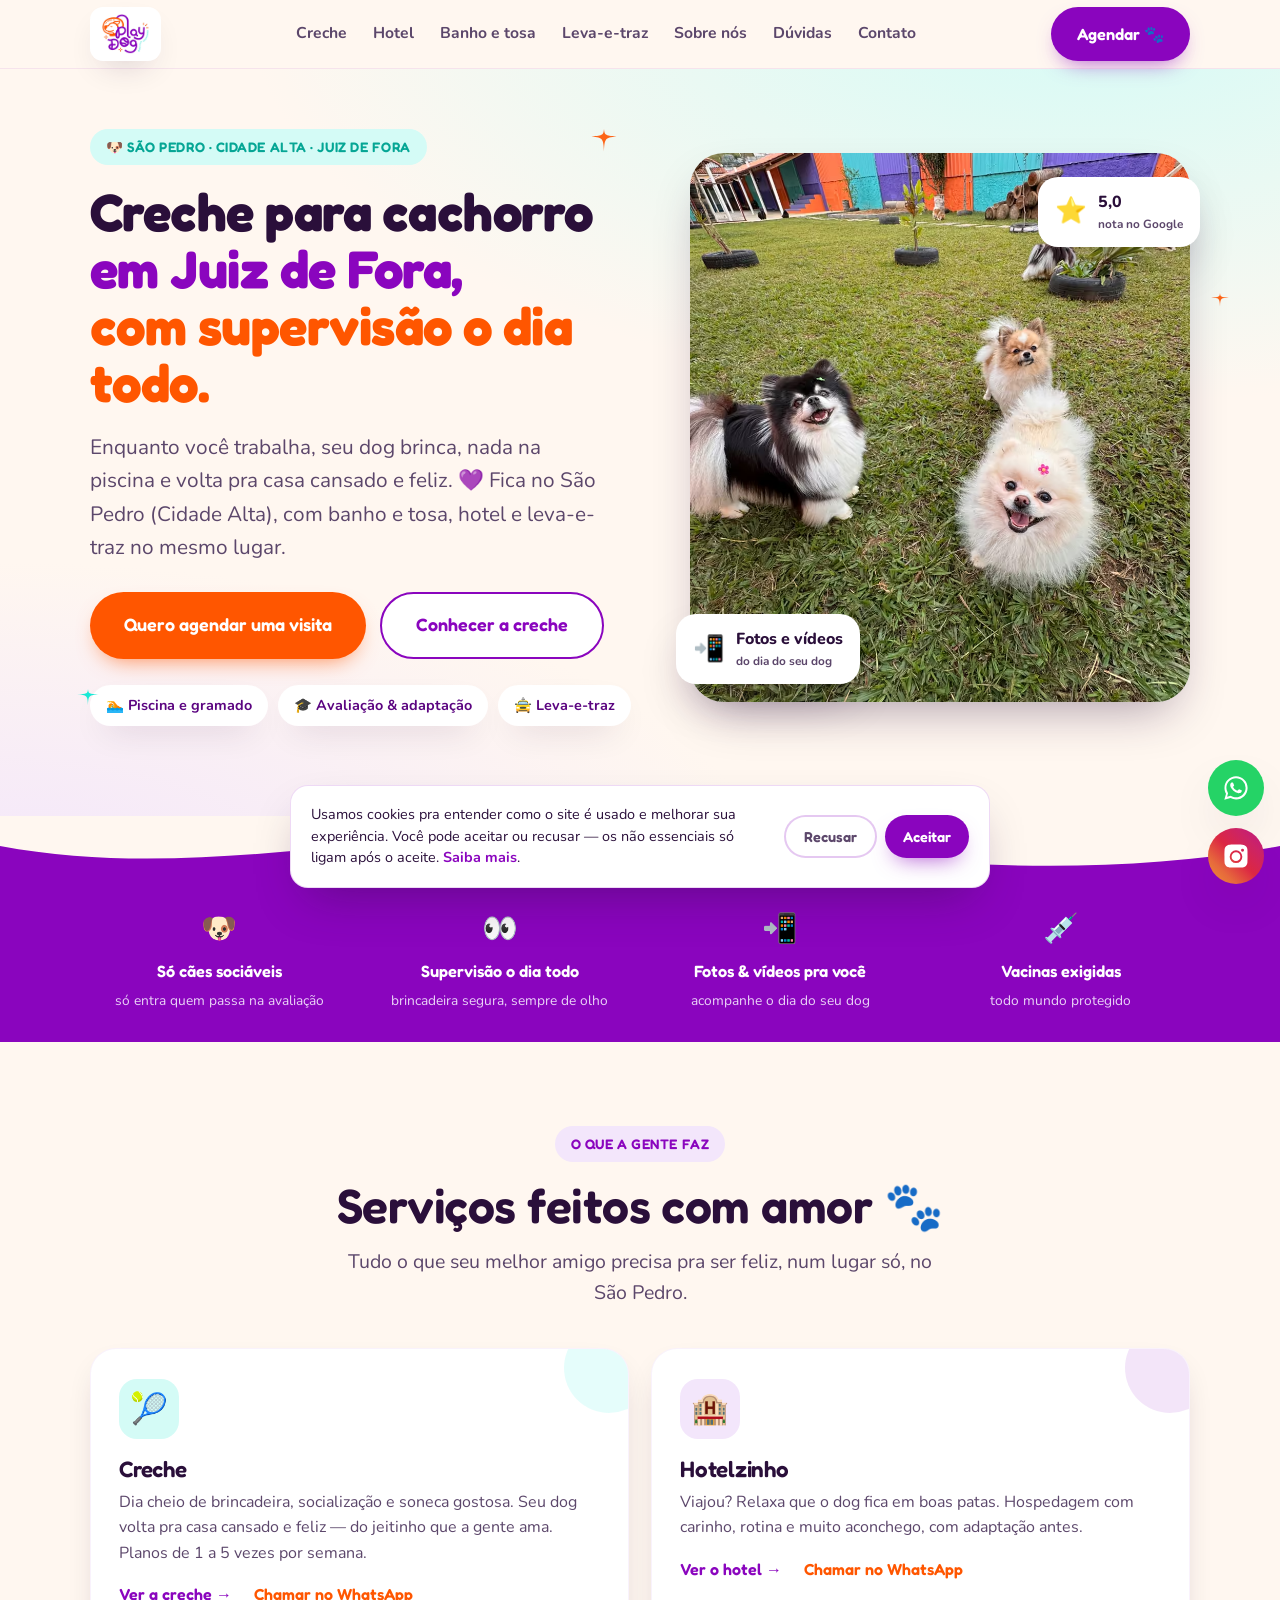
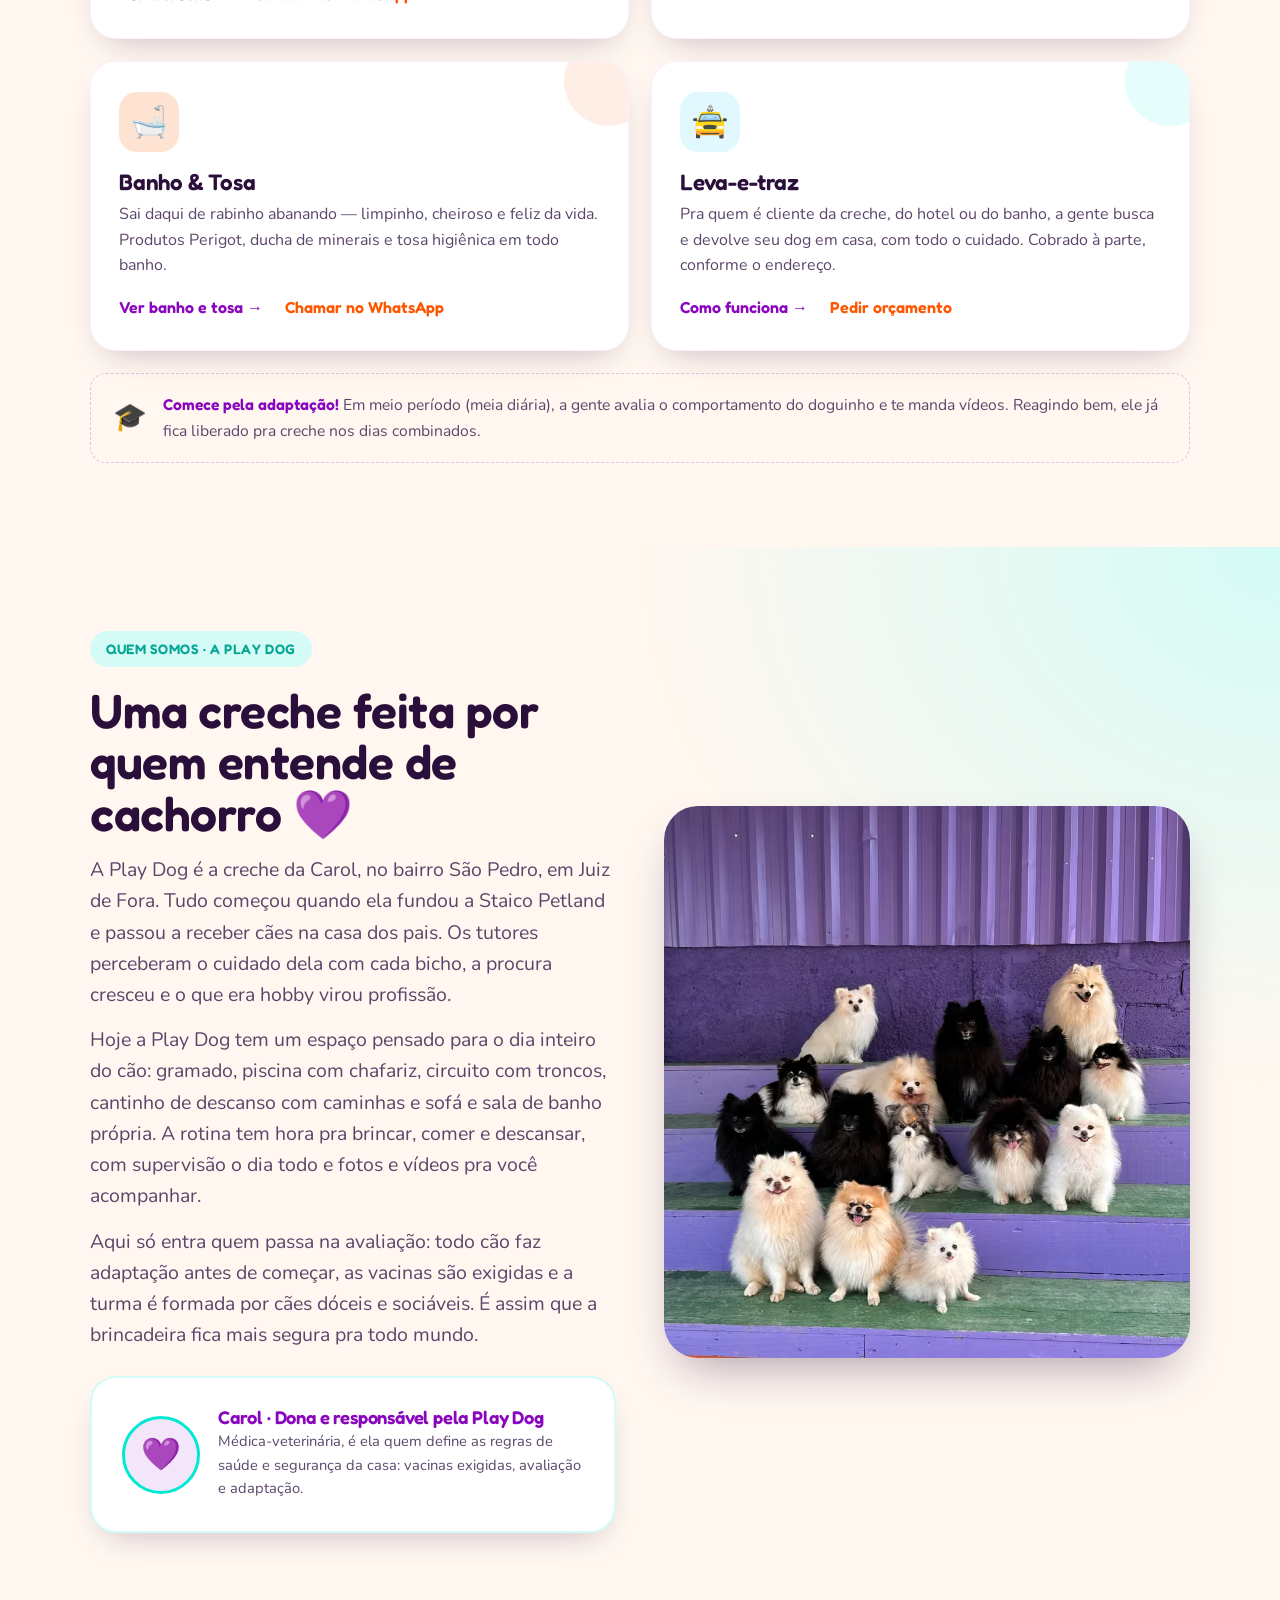
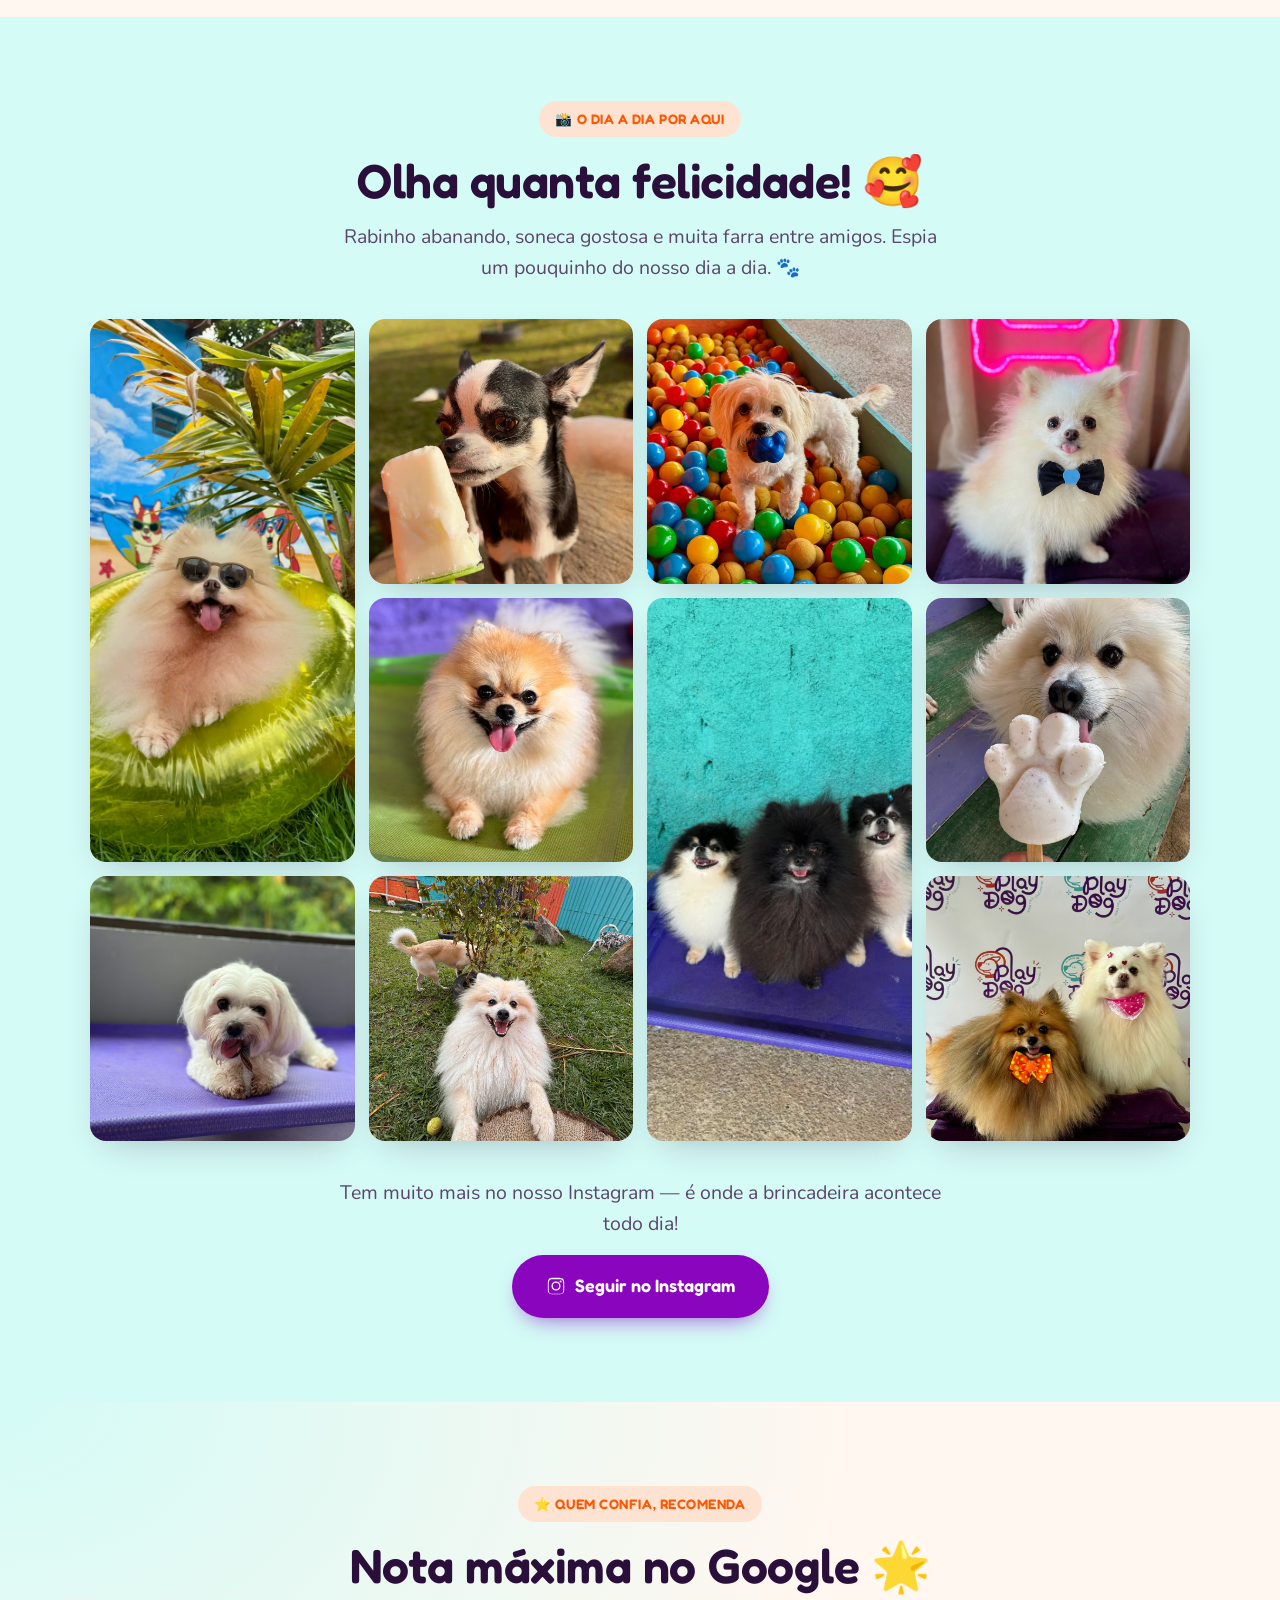
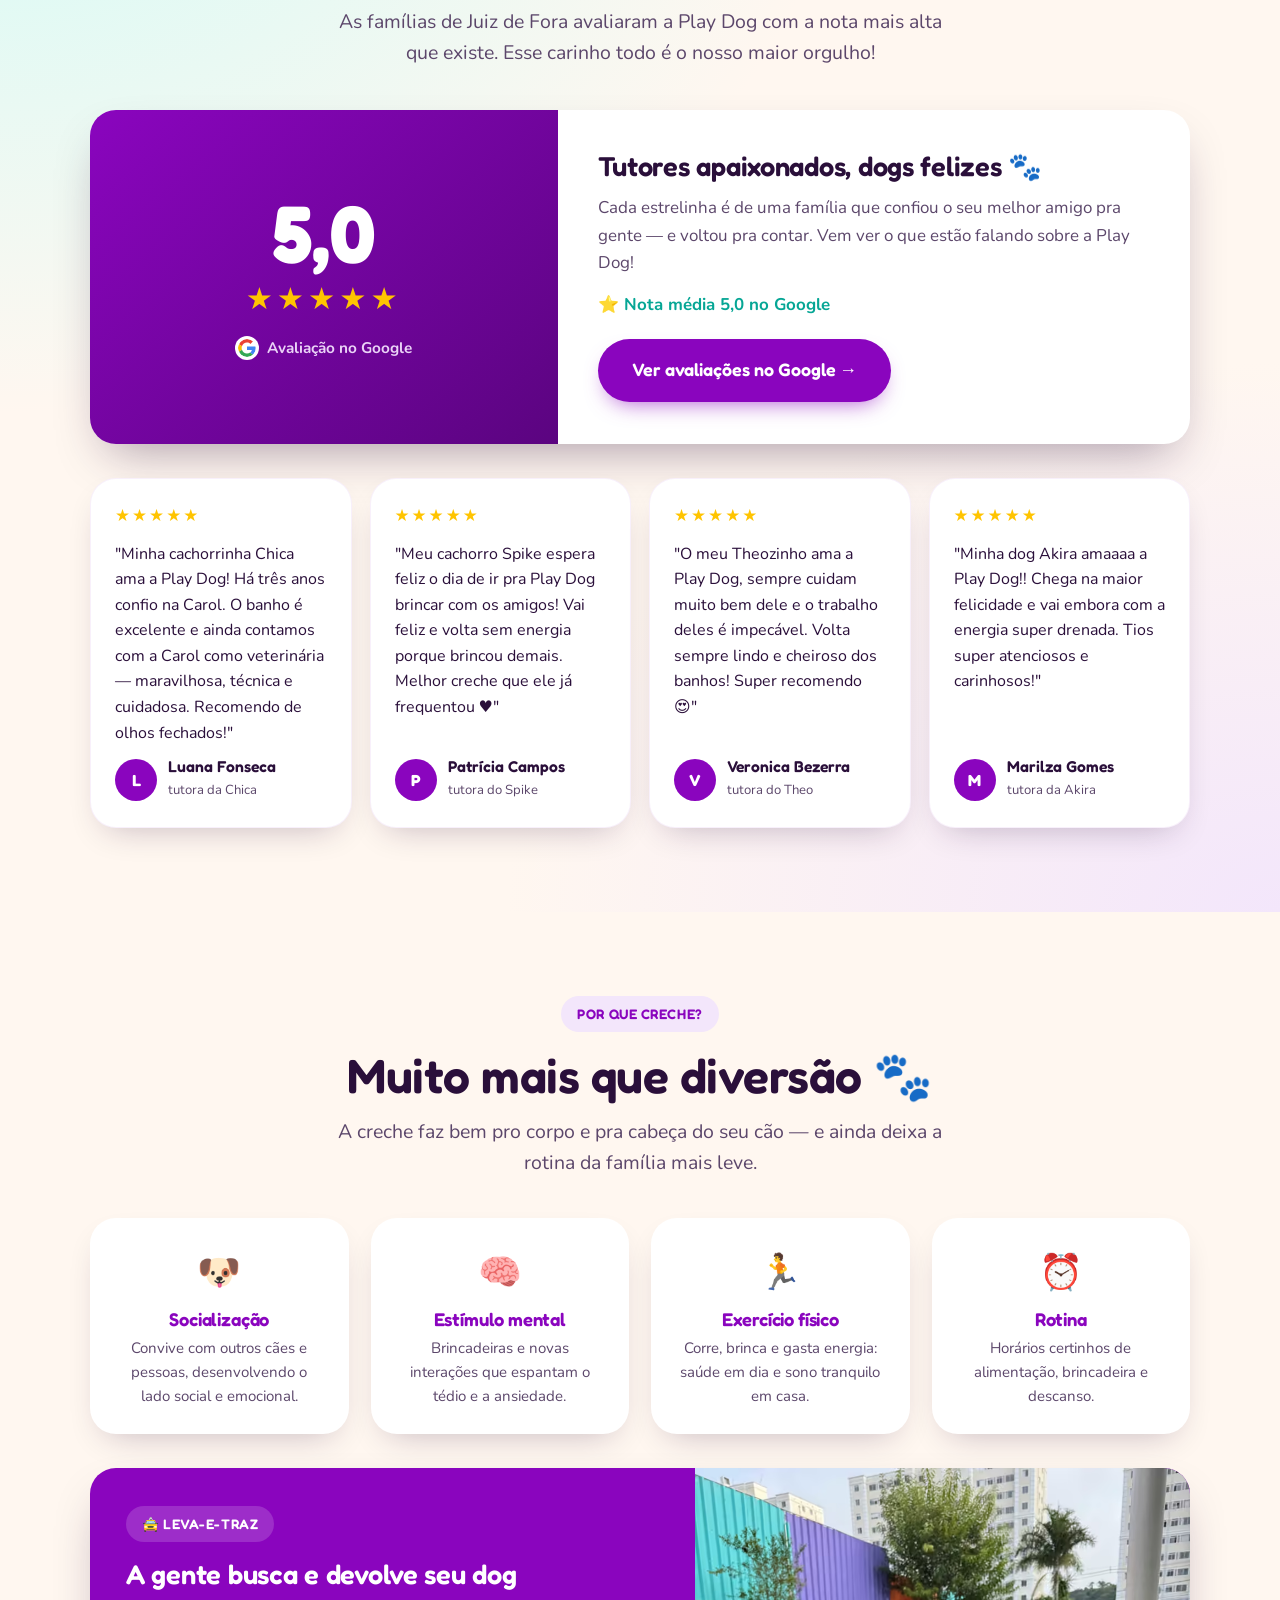
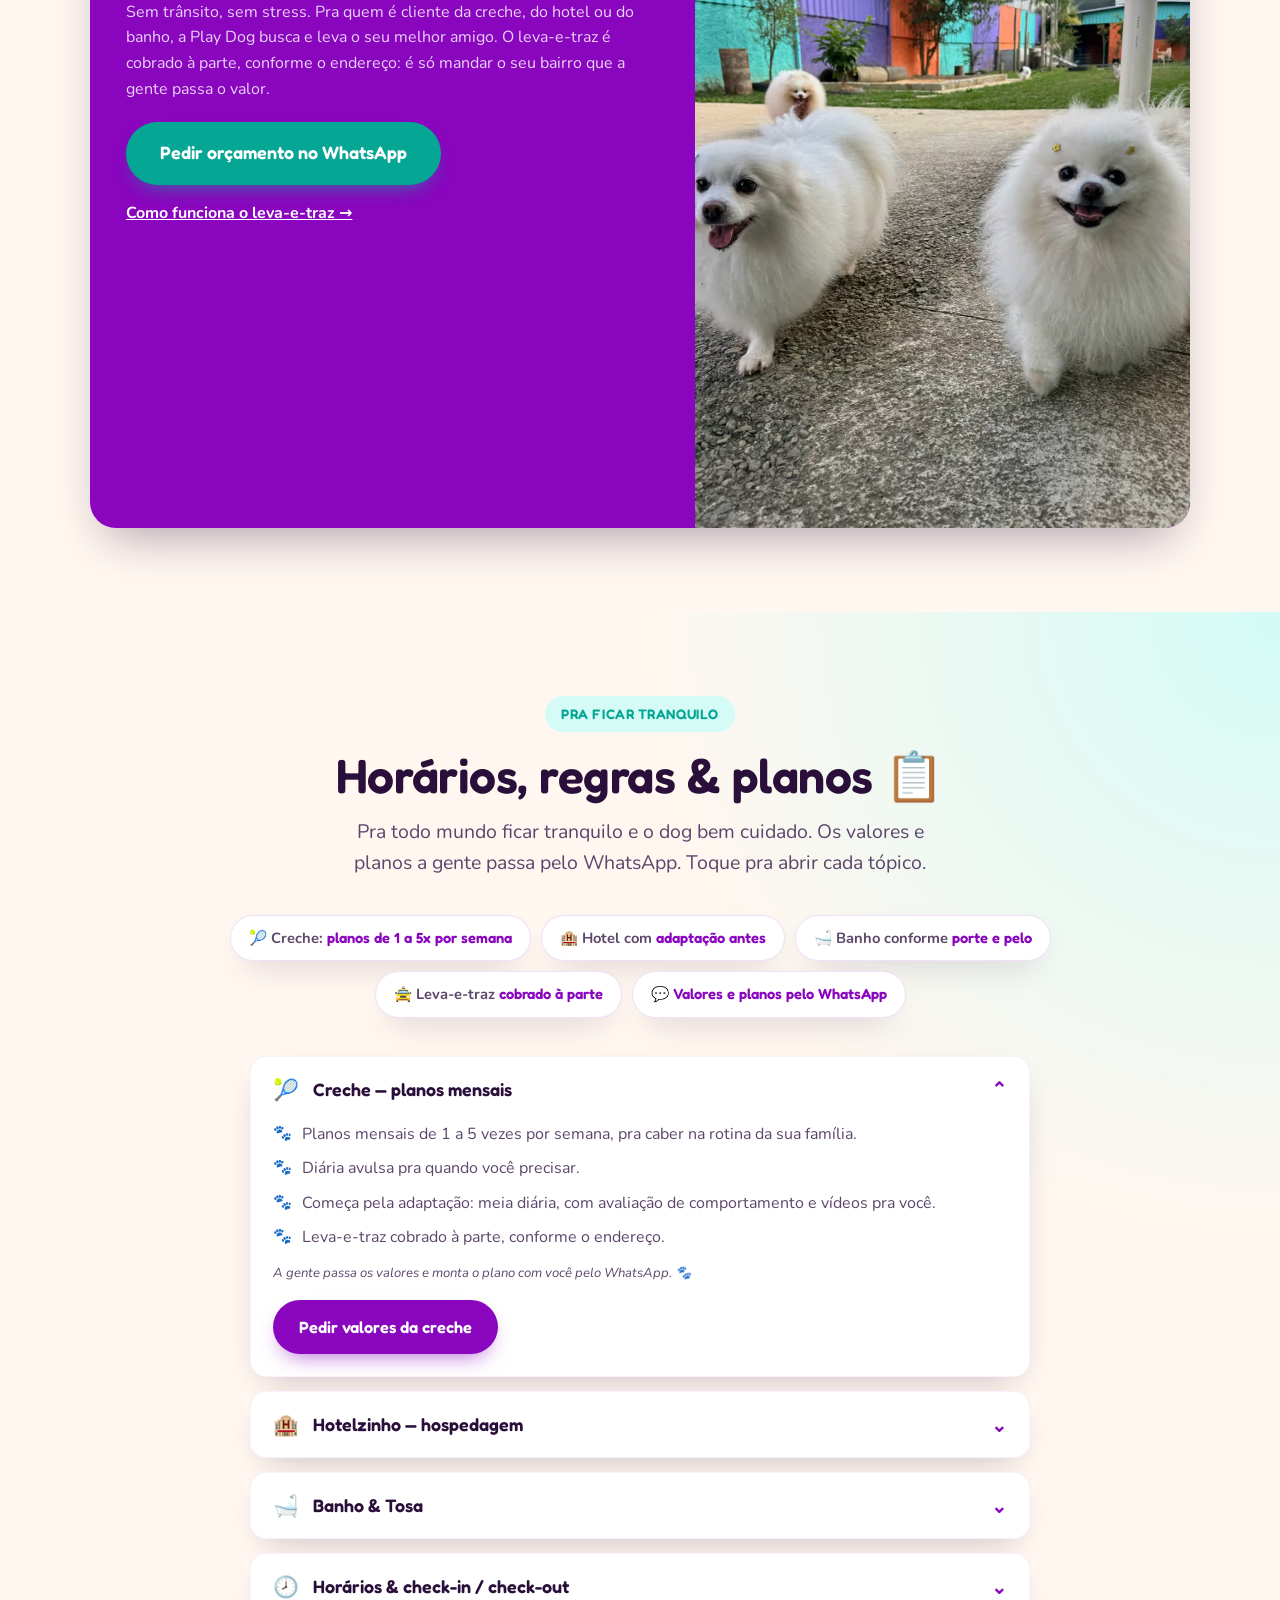
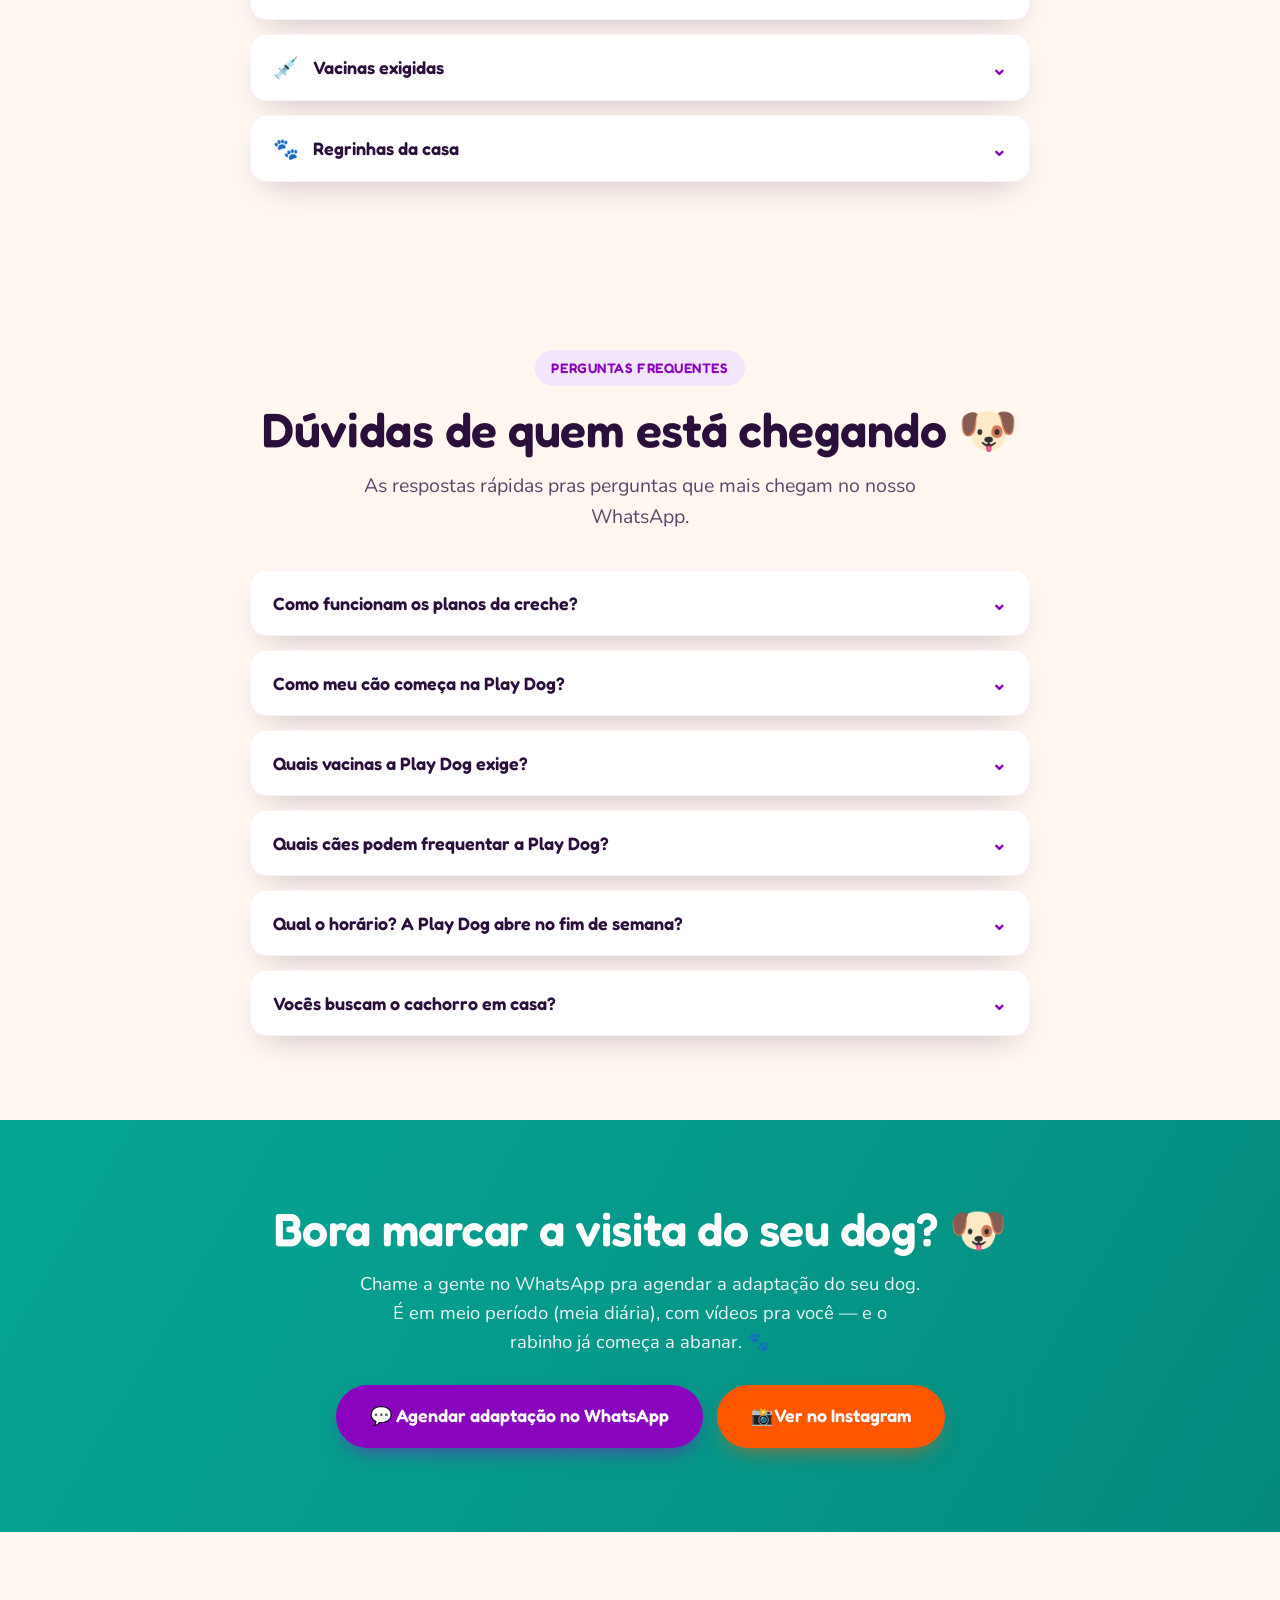
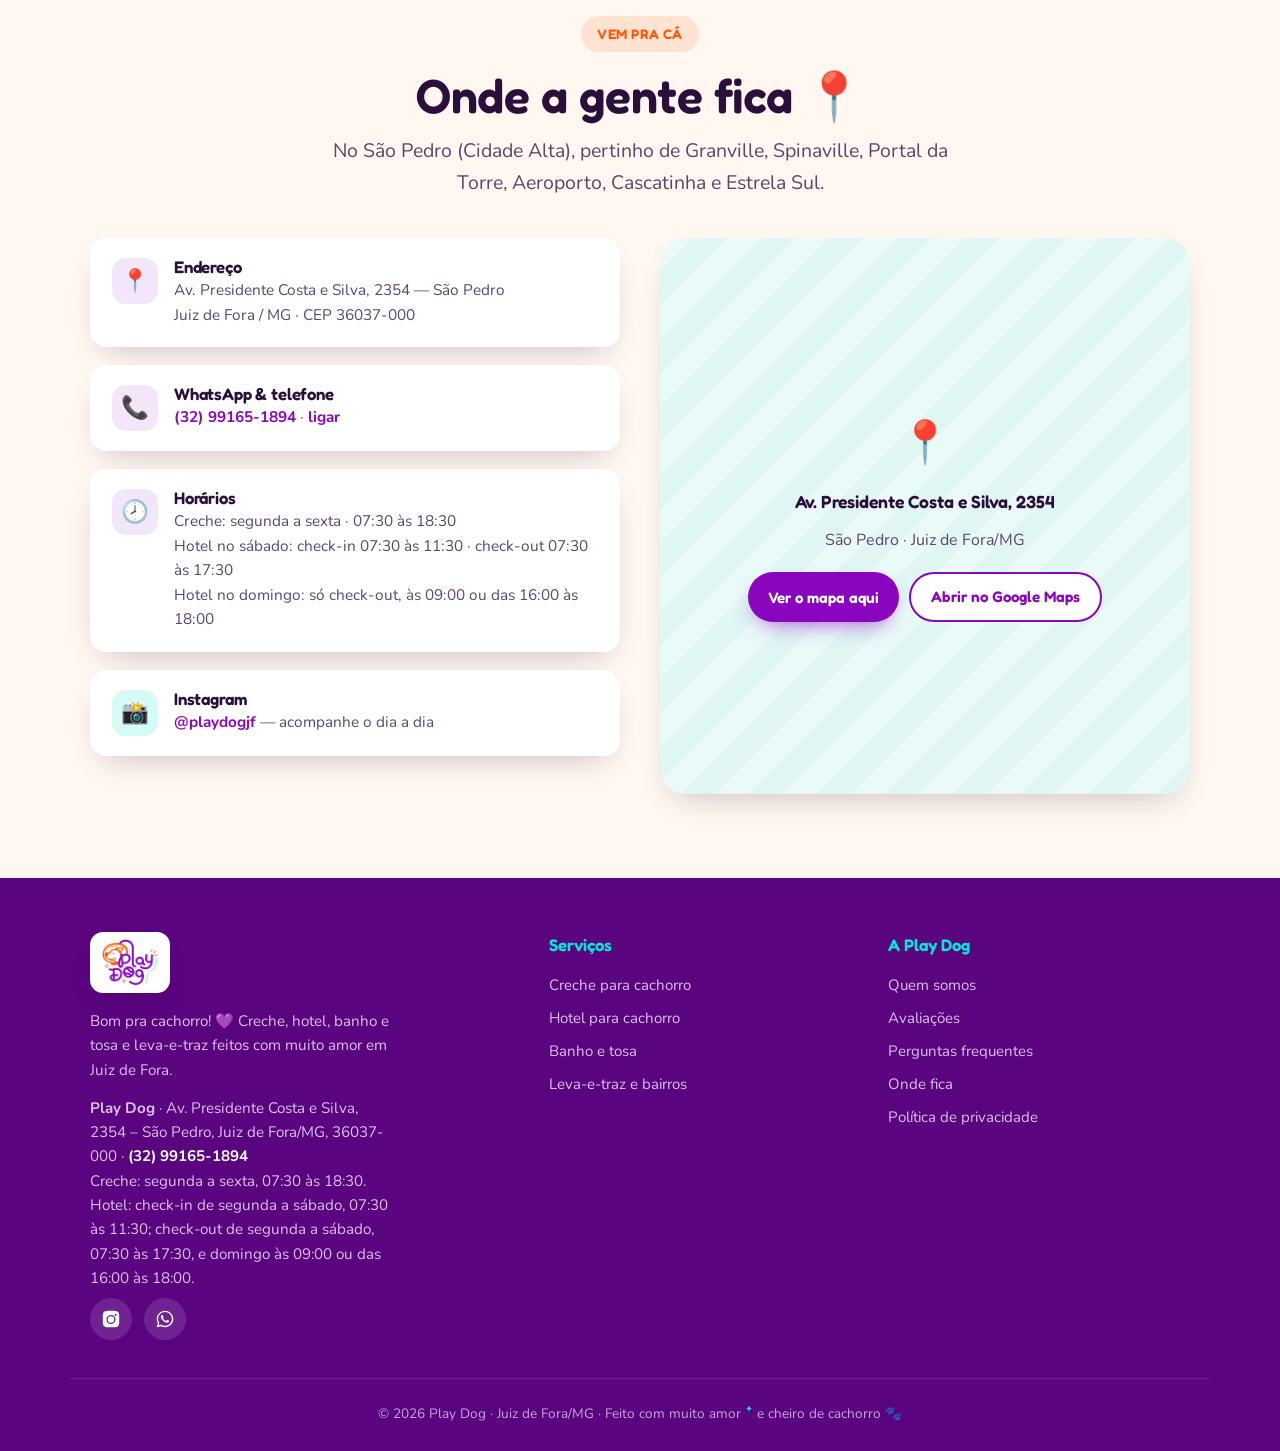
<file: index.html>
<!DOCTYPE html>
<html lang="pt-BR">
<head>
<meta charset="UTF-8">
<meta name="viewport" content="width=device-width, initial-scale=1.0">
<!-- Consent Mode v2 (LGPD): tudo negado ate o aceite no banner de cookies -->
<script>
  window.dataLayer = window.dataLayer || [];
  function gtag(){dataLayer.push(arguments);}
  gtag('consent','default',{
    'ad_storage':'denied','ad_user_data':'denied','ad_personalization':'denied',
    'analytics_storage':'denied','functionality_storage':'granted','security_storage':'granted',
    'wait_for_update':500
  });
  // >>> PASSO PARA ATIVAR A MEDICAO: crie um container gratuito no Google Tag Manager
  // (tagmanager.google.com) e cole o ID abaixo entre as aspas, ex.: 'GTM-XXXXXXX'.
  window.PLAYDOG_GTM_ID = 'GTM-M7XZMNQX';
  if (window.PLAYDOG_GTM_ID) {
    (function(w,d,s,l,i){w[l]=w[l]||[];w[l].push({'gtm.start':new Date().getTime(),event:'gtm.js'});
    var f=d.getElementsByTagName(s)[0],j=d.createElement(s),dl=l!='dataLayer'?'&l='+l:'';j.async=true;
    j.src='https://www.googletagmanager.com/gtm.js?id='+i+dl;f.parentNode.insertBefore(j,f);})(window,document,'script','dataLayer',window.PLAYDOG_GTM_ID);
  }
</script>
<title>Play Dog Juiz de Fora | Creche, hotel e banho para cães</title>
<meta name="description" content="Creche para cachorro no São Pedro, em Juiz de Fora, com piscina, gramado e supervisão o dia todo. Hotel, banho e tosa e leva-e-traz. Fale no WhatsApp.">
<meta name="robots" content="index, follow, max-image-preview:large">
<meta name="geo.region" content="BR-MG">
<meta name="geo.placename" content="Juiz de Fora">
<meta name="geo.position" content="-21.7726864;-43.380007">
<meta name="ICBM" content="-21.7726864, -43.380007">
<link rel="canonical" href="https://playdogjf.com.br/">

<!-- Open Graph (WhatsApp / Instagram / Facebook) -->
<meta property="og:type" content="website">
<meta property="og:locale" content="pt_BR">
<meta property="og:site_name" content="Play Dog">
<meta property="og:url" content="https://playdogjf.com.br/">
<meta property="og:title" content="Play Dog Juiz de Fora | Creche, hotel e banho para cães">
<meta property="og:description" content="Creche para cachorro no São Pedro, em Juiz de Fora, com piscina, gramado e supervisão o dia todo. Hotel, banho e tosa e leva-e-traz. Fale no WhatsApp.">
<meta property="og:image" content="https://playdogjf.com.br/assets/og-image-playdog.jpg">
<meta property="og:image:width" content="1200">
<meta property="og:image:height" content="630">
<meta property="og:image:alt" content="Play Dog — creche para cachorro em Juiz de Fora">
<meta name="twitter:card" content="summary_large_image">
<meta name="twitter:title" content="Play Dog Juiz de Fora | Creche, hotel e banho para cães">
<meta name="twitter:description" content="Creche para cachorro no São Pedro, em Juiz de Fora, com piscina, gramado e supervisão o dia todo. Hotel, banho e tosa e leva-e-traz.">
<meta name="twitter:image" content="https://playdogjf.com.br/assets/og-image-playdog.jpg">

<!-- Favicon / PWA -->
<link rel="icon" href="/assets/favicon.ico" sizes="any">
<link rel="icon" type="image/png" sizes="32x32" href="/assets/favicon-32.png">
<link rel="apple-touch-icon" href="/assets/apple-touch-icon.png">
<link rel="manifest" href="/site.webmanifest">
<meta name="theme-color" content="#8A05BE">

<!-- Dados estruturados: negócio local (sem preço; horário igual ao Perfil do Google) -->
<script type="application/ld+json">
{
  "@context": "https://schema.org",
  "@graph": [
    {
      "@type": "LocalBusiness",
      "@id": "https://playdogjf.com.br/#business",
      "name": "Play Dog",
      "alternateName": ["Play Dog JF", "Play Dog Juiz de Fora"],
      "description": "Creche para cachorro em Juiz de Fora, no bairro São Pedro (Cidade Alta), com banho e tosa, hotel para cães e leva-e-traz para clientes, cobrado à parte, conforme o endereço. A creche funciona de segunda a sexta, das 07:30 às 18:30; no fim de semana, só check-in e check-out do hotel. Valores e planos pelo WhatsApp.",
      "url": "https://playdogjf.com.br/",
      "telephone": "+55 32 99165-1894",
      "image": [
        "https://playdogjf.com.br/assets/og-image-playdog.jpg",
        "https://playdogjf.com.br/assets/creche-spitz-oculos-boia.jpg",
        "https://playdogjf.com.br/assets/creche-turma-arquibancada.jpg"
      ],
      "logo": "https://playdogjf.com.br/assets/icon-512.png",
      "address": {
        "@type": "PostalAddress",
        "@id": "https://playdogjf.com.br/#endereco",
        "streetAddress": "Av. Presidente Costa e Silva, 2354 - São Pedro",
        "addressLocality": "Juiz de Fora",
        "addressRegion": "MG",
        "postalCode": "36037-000",
        "addressCountry": "BR"
      },
      "geo": { "@type": "GeoCoordinates", "latitude": -21.7726864, "longitude": -43.380007 },
      "hasMap": "https://www.google.com/maps?cid=9609398146609568905",
      "areaServed": { "@type": "City", "name": "Juiz de Fora", "sameAs": "https://pt.wikipedia.org/wiki/Juiz_de_Fora" },
      "openingHoursSpecification": [
        { "@type": "OpeningHoursSpecification", "dayOfWeek": ["Monday", "Tuesday", "Wednesday", "Thursday", "Friday"], "opens": "07:30", "closes": "18:30" }
      ],
      "founder": { "@id": "https://playdogjf.com.br/#carol" },
      "sameAs": [
        "https://www.instagram.com/playdogjf/",
        "https://www.google.com/maps?cid=9609398146609568905"
      ],
      "makesOffer": [
        { "@type": "Offer", "itemOffered": { "@type": "Service", "@id": "https://playdogjf.com.br/creche-para-cachorro-juiz-de-fora#servico", "name": "Creche para cachorro", "url": "https://playdogjf.com.br/creche-para-cachorro-juiz-de-fora", "description": "Planos mensais de 1 a 5 vezes por semana e diária avulsa, de segunda a sexta, das 07:30 às 18:30. Começa pela adaptação, uma meia diária com avaliação de comportamento e vídeos para o tutor. Valores e planos pelo WhatsApp." } },
        { "@type": "Offer", "itemOffered": { "@type": "Service", "@id": "https://playdogjf.com.br/hotel-para-cachorro-juiz-de-fora#servico", "name": "Hotel para cachorro", "url": "https://playdogjf.com.br/hotel-para-cachorro-juiz-de-fora", "description": "Hospedagem com adaptação antes, para cães dóceis e sociáveis. Check-in de segunda a sábado, das 07:30 às 11:30; check-out de segunda a sábado, das 07:30 às 17:30, e no domingo às 09:00 ou das 16:00 às 18:00. Valores pelo WhatsApp." } },
        { "@type": "Offer", "itemOffered": { "@type": "Service", "@id": "https://playdogjf.com.br/banho-e-tosa-juiz-de-fora#servico", "name": "Banho e tosa", "url": "https://playdogjf.com.br/banho-e-tosa-juiz-de-fora", "description": "Banho com produtos Perigot, ducha de minerais, tosa higiênica simples, limpeza de olhos e ouvidos, acessórios e perfume. Valor conforme o porte e o tipo de pelo, pelo WhatsApp." } },
        { "@type": "Offer", "itemOffered": { "@type": "Service", "@id": "https://playdogjf.com.br/leva-e-traz-bairros-atendidos#servico", "name": "Leva-e-traz (táxi dog) para clientes", "url": "https://playdogjf.com.br/leva-e-traz-bairros-atendidos", "description": "Busca e entrega do cão em casa para clientes da creche, do hotel e do banho, cobrado à parte, conforme o endereço." } }
      ]
    },
    {
      "@type": "Person",
      "@id": "https://playdogjf.com.br/#carol",
      "name": "Carol",
      "jobTitle": "Dona e responsável pela Play Dog",
      "worksFor": { "@id": "https://playdogjf.com.br/#business" },
      "hasOccupation": { "@type": "Occupation", "name": "Médica-veterinária" }
    },
    {
      "@type": "WebSite",
      "@id": "https://playdogjf.com.br/#website",
      "url": "https://playdogjf.com.br/",
      "name": "Play Dog",
      "inLanguage": "pt-BR",
      "publisher": { "@id": "https://playdogjf.com.br/#business" }
    }
  ]
}
</script>
<!-- Perguntas frequentes: gerado a partir do texto visível da seção "Dúvidas" (mesmas palavras) -->
<script type="application/ld+json" id="faq-ld">
{
  "@context": "https://schema.org",
  "@type": "FAQPage",
  "mainEntity": [
    {
      "@type": "Question",
      "name": "Como funcionam os planos da creche?",
      "acceptedAnswer": {
        "@type": "Answer",
        "text": "A creche da Play Dog, no São Pedro, em Juiz de Fora, tem planos mensais de 1 a 5 vezes por semana e também diária avulsa. A gente passa os valores e monta o plano com você pelo WhatsApp (32) 99165-1894."
      }
    },
    {
      "@type": "Question",
      "name": "Como meu cão começa na Play Dog?",
      "acceptedAnswer": {
        "@type": "Answer",
        "text": "Pela adaptação: uma meia diária em que a equipe observa como ele se comporta com outros cães e com as pessoas e manda vídeos para você. Reagindo bem, ele fica liberado para a creche nos dias combinados. A adaptação também vem antes da primeira hospedagem no hotel."
      }
    },
    {
      "@type": "Question",
      "name": "Quais vacinas a Play Dog exige?",
      "acceptedAnswer": {
        "@type": "Answer",
        "text": "Antirrábica, gripe (tosse dos canis) e múltipla (V8 ou V10). O tutor também informa o último vermífugo, com marca e data, ou apresenta um exame de fezes atualizado. O controle de pulgas, carrapatos e vermes precisa estar sempre em dia."
      }
    },
    {
      "@type": "Question",
      "name": "Quais cães podem frequentar a Play Dog?",
      "acceptedAnswer": {
        "@type": "Answer",
        "text": "Só cães dóceis e sociáveis, aprovados na avaliação e na adaptação. Fêmeas no cio não frequentam, e machos de porte médio e grande precisam ser castrados. As regras valem para todos e deixam a brincadeira segura para a turma."
      }
    },
    {
      "@type": "Question",
      "name": "Qual o horário? A Play Dog abre no fim de semana?",
      "acceptedAnswer": {
        "@type": "Answer",
        "text": "A creche funciona de segunda a sexta, das 07:30 às 18:30, na Av. Presidente Costa e Silva, 2354, São Pedro, Juiz de Fora (MG). No fim de semana, só o hotel: no sábado, check-in das 07:30 às 11:30 e check-out das 07:30 às 17:30; no domingo não há check-in, e o check-out é às 09:00 ou entre 16:00 e 18:00."
      }
    },
    {
      "@type": "Question",
      "name": "Vocês buscam o cachorro em casa?",
      "acceptedAnswer": {
        "@type": "Answer",
        "text": "Sim. O leva-e-traz atende clientes da creche, do hotel e do banho e é cobrado à parte, conforme o endereço. Mande o seu bairro pelo WhatsApp e a gente passa o valor."
      }
    }
  ]
}
</script>
<link rel="preconnect" href="https://fonts.googleapis.com">
<link rel="preconnect" href="https://fonts.gstatic.com" crossorigin>
<link href="https://fonts.googleapis.com/css2?family=Fredoka:wght@400;500;600;700&family=Nunito:ital,wght@0,400;0,500;0,600;0,700;0,800;1,500&display=swap" rel="stylesheet">
<link rel="stylesheet" href="/assets/site.css?v=20261027">
</head>
<body>
<a class="skip-link" href="#conteudo">Pular para o conteúdo</a>

<!-- ============ HEADER ============ -->
<!-- #cabecalho home -->
<header>
  <div class="wrap nav">
    <a href="/" class="brand-logo" aria-label="Play Dog - início">
      <span class="logo-badge"><span class="logo-img" role="img" aria-label="Play Dog"></span></span>
    </a>
    <nav class="nav-links" id="navLinks" aria-label="Menu principal">
      <a href="/creche-para-cachorro-juiz-de-fora">Creche</a>
      <a href="/hotel-para-cachorro-juiz-de-fora">Hotel</a>
      <a href="/banho-e-tosa-juiz-de-fora">Banho e tosa</a>
      <a href="/leva-e-traz-bairros-atendidos">Leva-e-traz</a>
      <a href="#amor">Sobre nós</a>
      <a href="#duvidas">Dúvidas</a>
      <a href="#contato">Contato</a>
    </nav>
    <div class="nav-cta">
      <a href="https://wa.me/5532991651894?text=Oi!%20Vim%20pelo%20site%20da%20Play%20Dog%20e%20quero%20agendar%20a%20adapta%C3%A7%C3%A3o%20do%20meu%20cachorro." target="_blank" rel="noopener" class="btn btn-roxo" data-cta="header" data-servico="creche" data-wa="agendar a adaptação do meu cachorro.">Agendar 🐾</a>
      <button class="menu-btn" id="menuBtn" type="button" aria-label="Abrir menu" aria-expanded="false" aria-controls="navLinks">
        <span></span><span></span><span></span>
      </button>
    </div>
  </div>
</header>
<!-- /cabecalho -->

<main id="conteudo">

<!-- ============ HERO ============ -->
<section class="hero" id="topo">
  <img class="deco-spark ds1" src="data:image/svg+xml,%3Csvg xmlns='http://www.w3.org/2000/svg' viewBox='0 0 24 24'%3E%3Cpath d='M12 0c.5 5 1 5.5 12 6-11 .5-11.5 1-12 12-.5-11-1-11.5-12-12 11-.5 11.5-1 12-6z' fill='%23FF5600'/%3E%3C/svg%3E" alt="">
  <img class="deco-spark ds2" src="data:image/svg+xml,%3Csvg xmlns='http://www.w3.org/2000/svg' viewBox='0 0 24 24'%3E%3Cpath d='M12 0c.5 5 1 5.5 12 6-11 .5-11.5 1-12 12-.5-11-1-11.5-12-12 11-.5 11.5-1 12-6z' fill='%2300E9D2'/%3E%3C/svg%3E" alt="">
  <img class="deco-spark ds3" src="data:image/svg+xml,%3Csvg xmlns='http://www.w3.org/2000/svg' viewBox='0 0 24 24'%3E%3Cpath d='M12 0c.5 5 1 5.5 12 6-11 .5-11.5 1-12 12-.5-11-1-11.5-12-12 11-.5 11.5-1 12-6z' fill='%23FF5600'/%3E%3C/svg%3E" alt="">
  <div class="wrap hero-grid">
    <div class="hero-text">
      <span class="eyebrow">🐶 São Pedro · Cidade Alta · Juiz de Fora</span>
      <h1>
        <span class="l1">Creche para cachorro</span><br>
        <span class="l2">em Juiz de Fora,</span><br>
        <span class="l3">com supervisão o dia todo.</span>
      </h1>
      <p class="sub">Enquanto você trabalha, seu dog brinca, nada na piscina e volta pra casa cansado e feliz. 💜
        Fica no São Pedro (Cidade Alta), com banho e tosa, hotel e leva-e-traz no mesmo lugar.</p>
      <div class="hero-ctas">
        <a href="https://wa.me/5532991651894?text=Oi!%20Vim%20pelo%20site%20da%20Play%20Dog%20e%20quero%20agendar%20uma%20visita%20e%20a%20adapta%C3%A7%C3%A3o." target="_blank" rel="noopener" class="btn btn-laranja btn-lg" data-cta="hero" data-servico="creche" data-wa="agendar uma visita e a adaptação.">Quero agendar uma visita</a>
        <a href="/creche-para-cachorro-juiz-de-fora" class="btn btn-ghost btn-lg">Conhecer a creche</a>
      </div>
      <div class="hero-chips">
        <span class="chip">🏊 Piscina e gramado</span>
        <span class="chip">🎓 Avaliação &amp; adaptação</span>
        <span class="chip">🚖 Leva-e-traz</span>
      </div>
    </div>
    <div class="hero-photo">
      <div class="photo-card">
        <picture><source type="image/avif" srcset="assets/creche-tres-spitz-gramado.avif"><source type="image/webp" srcset="assets/creche-tres-spitz-gramado.webp"><img src="assets/creche-tres-spitz-gramado.jpg" alt="Três Spitz felizes no gramado da creche Play Dog, no São Pedro, em Juiz de Fora" width="975" height="1300" fetchpriority="high" decoding="async"></picture>
      </div>
      <div class="float-badge fb-1"><span class="fb-emoji">📲</span><div>Fotos e vídeos<small>do dia do seu dog</small></div></div>
      <div class="float-badge fb-2"><span class="fb-emoji">⭐</span><div>5,0<small>nota no Google</small></div></div>
    </div>
  </div>
</section>

<div class="wave" aria-hidden="true">
  <svg viewBox="0 0 1440 60" preserveAspectRatio="none"><path d="M0,30 C240,70 480,0 720,20 C960,40 1200,70 1440,30 L1440,60 L0,60 Z" fill="#8A05BE"/></svg>
</div>

<!-- ============ FAIXA CONFIANÇA ============ -->
<div class="trust">
  <div class="wrap trust-grid">
    <div class="trust-item"><span class="ti-emoji">🐶</span><b>Só cães sociáveis</b><span>só entra quem passa na avaliação</span></div>
    <div class="trust-item"><span class="ti-emoji">👀</span><b>Supervisão o dia todo</b><span>brincadeira segura, sempre de olho</span></div>
    <div class="trust-item"><span class="ti-emoji">📲</span><b>Fotos &amp; vídeos pra você</b><span>acompanhe o dia do seu dog</span></div>
    <div class="trust-item"><span class="ti-emoji">💉</span><b>Vacinas exigidas</b><span>todo mundo protegido</span></div>
  </div>
</div>

<!-- ============ SERVIÇOS ============ -->
<section class="section" id="servicos">
  <div class="wrap center">
    <span class="eyebrow roxo">O que a gente faz</span>
    <h2 class="title">Serviços feitos com amor 🐾</h2>
    <p class="lead">Tudo o que seu melhor amigo precisa pra ser feliz, num lugar só, no São Pedro.</p>
  </div>
  <div class="wrap">
    <div class="cards">
      <div class="card creche">
        <span class="corner"></span>
        <div class="ico">🎾</div>
        <h3>Creche</h3>
        <p>Dia cheio de brincadeira, socialização e soneca gostosa. Seu dog volta pra casa cansado e feliz — do jeitinho que a gente ama. Planos de 1 a 5 vezes por semana.</p>
        <div class="card-actions">
          <a href="/creche-para-cachorro-juiz-de-fora" class="card-link">Ver a creche →</a>
          <a href="https://wa.me/5532991651894?text=Oi!%20Vim%20pelo%20site%20da%20Play%20Dog%20e%20quero%20saber%20da%20creche." target="_blank" rel="noopener" class="card-link wa" data-cta="card" data-servico="creche" data-wa="saber da creche.">Chamar no WhatsApp</a>
        </div>
      </div>
      <div class="card hotel">
        <span class="corner"></span>
        <div class="ico">🏨</div>
        <h3>Hotelzinho</h3>
        <p>Viajou? Relaxa que o dog fica em boas patas. Hospedagem com carinho, rotina e muito aconchego, com adaptação antes.</p>
        <div class="card-actions">
          <a href="/hotel-para-cachorro-juiz-de-fora" class="card-link">Ver o hotel →</a>
          <a href="https://wa.me/5532991651894?text=Oi!%20Vim%20pelo%20site%20da%20Play%20Dog%20e%20quero%20saber%20do%20hotel." target="_blank" rel="noopener" class="card-link wa" data-cta="card" data-servico="hotel" data-wa="saber do hotel.">Chamar no WhatsApp</a>
        </div>
      </div>
      <div class="card banho">
        <span class="corner"></span>
        <div class="ico">🛁</div>
        <h3>Banho &amp; Tosa</h3>
        <p>Sai daqui de rabinho abanando — limpinho, cheiroso e feliz da vida. Produtos Perigot, ducha de minerais e tosa higiênica em todo banho.</p>
        <div class="card-actions">
          <a href="/banho-e-tosa-juiz-de-fora" class="card-link">Ver banho e tosa →</a>
          <a href="https://wa.me/5532991651894?text=Oi!%20Vim%20pelo%20site%20da%20Play%20Dog%20e%20quero%20saber%20do%20banho%20e%20tosa." target="_blank" rel="noopener" class="card-link wa" data-cta="card" data-servico="banho" data-wa="saber do banho e tosa.">Chamar no WhatsApp</a>
        </div>
      </div>
      <div class="card transp">
        <span class="corner"></span>
        <div class="ico">🚖</div>
        <h3>Leva-e-traz</h3>
        <p>Pra quem é cliente da creche, do hotel ou do banho, a gente busca e devolve seu dog em casa, com todo o cuidado. Cobrado à parte, conforme o endereço.</p>
        <div class="card-actions">
          <a href="/leva-e-traz-bairros-atendidos" class="card-link">Como funciona →</a>
          <a href="https://wa.me/5532991651894?text=Oi!%20Vim%20pelo%20site%20da%20Play%20Dog%20e%20quero%20um%20or%C3%A7amento%20do%20leva-e-traz." target="_blank" rel="noopener" class="card-link wa" data-cta="card" data-servico="leva-e-traz" data-wa="um orçamento do leva-e-traz.">Pedir orçamento</a>
        </div>
      </div>
    </div>

    <div class="loja-strip">
      <span class="loja-emoji">🎓</span>
      <p><b>Comece pela adaptação!</b> Em meio período (meia diária), a gente avalia o comportamento do doguinho e te manda vídeos. Reagindo bem, ele já fica liberado pra creche nos dias combinados.</p>
    </div>
  </div>
</section>

<!-- ============ QUEM SOMOS ============ -->
<section class="section amor" id="amor">
  <div class="wrap amor-grid">
    <div>
      <span class="eyebrow">Quem somos · A Play Dog</span>
      <h2 class="title">Uma creche feita por quem entende de cachorro 💜</h2>
      <p class="lead">A Play Dog é a creche da Carol, no bairro São Pedro, em Juiz de Fora. Tudo começou quando ela fundou a Staico Petland e passou a receber cães na casa dos pais. Os tutores perceberam o cuidado dela com cada bicho, a procura cresceu e o que era hobby virou profissão.</p>
      <p class="lead">Hoje a Play Dog tem um espaço pensado para o dia inteiro do cão: gramado, piscina com chafariz, circuito com troncos, cantinho de descanso com caminhas e sofá e sala de banho própria. A rotina tem hora pra brincar, comer e descansar, com supervisão o dia todo e fotos e vídeos pra você acompanhar.</p>
      <p class="lead">Aqui só entra quem passa na avaliação: todo cão faz adaptação antes de começar, as vacinas são exigidas e a turma é formada por cães dóceis e sociáveis. É assim que a brincadeira fica mais segura pra todo mundo.</p>
      <div class="carol-card">
        <div class="carol-photo" aria-hidden="true">💜</div>
        <div>
          <h4>Carol · Dona e responsável pela Play Dog</h4>
          <p>Médica-veterinária, é ela quem define as regras de saúde e segurança da casa: vacinas exigidas, avaliação e adaptação.</p>
        </div>
      </div>
    </div>
    <div class="photo-card" style="aspect-ratio:4/4.2">
      <picture><source type="image/avif" srcset="assets/creche-turma-arquibancada.avif"><source type="image/webp" srcset="assets/creche-turma-arquibancada.webp"><img src="assets/creche-turma-arquibancada.jpg" alt="Turma de Spitz e Lulus reunida na arquibancada da creche Play Dog, em Juiz de Fora" width="900" height="1200" loading="lazy" decoding="async"></picture>
    </div>
  </div>
</section>

<!-- ============ GALERIA ============ -->
<section class="section galeria" id="galeria">
  <div class="wrap center">
    <span class="eyebrow laranja">📸 O dia a dia por aqui</span>
    <h2 class="title">Olha quanta felicidade! 🥰</h2>
    <p class="lead">Rabinho abanando, soneca gostosa e muita farra entre amigos. Espia um pouquinho do nosso dia a dia. 🐾</p>
  </div>
  <div class="wrap">
    <div class="gal-grid">
      <div class="gal-item tall"><picture><source type="image/avif" srcset="assets/creche-spitz-oculos-boia.avif"><source type="image/webp" srcset="assets/creche-spitz-oculos-boia.webp"><img src="assets/creche-spitz-oculos-boia.jpg" alt="Spitz de óculos escuros na boia, ao lado da piscina da Play Dog" width="900" height="1200" loading="lazy" decoding="async"></picture></div>
      <div class="gal-item"><picture><source type="image/avif" srcset="assets/creche-chihuahua-picole.avif"><source type="image/webp" srcset="assets/creche-chihuahua-picole.webp"><img src="assets/creche-chihuahua-picole.jpg" alt="Chihuahua ganhando picolé de cachorro na creche Play Dog" width="900" height="1200" loading="lazy" decoding="async"></picture></div>
      <div class="gal-item"><picture><source type="image/avif" srcset="assets/creche-maltes-bolinhas.avif"><source type="image/webp" srcset="assets/creche-maltes-bolinhas.webp"><img src="assets/creche-maltes-bolinhas.jpg" alt="Maltês brincando na piscina de bolinhas da Play Dog" width="900" height="1200" loading="lazy" decoding="async"></picture></div>
      <div class="gal-item"><picture><source type="image/avif" srcset="assets/hotel-lulu-gravatinha.avif"><source type="image/webp" srcset="assets/hotel-lulu-gravatinha.webp"><img src="assets/hotel-lulu-gravatinha.jpg" alt="Lulu da Pomerânia de gravatinha no hotelzinho da Play Dog" width="900" height="1200" loading="lazy" decoding="async"></picture></div>
      <div class="gal-item"><picture><source type="image/avif" srcset="assets/hotel-spitz-caminha-verde.avif"><source type="image/webp" srcset="assets/hotel-spitz-caminha-verde.webp"><img src="assets/hotel-spitz-caminha-verde.jpg" alt="Spitz descansando na caminha do hotelzinho da Play Dog" width="900" height="1200" loading="lazy" decoding="async"></picture></div>
      <div class="gal-item tall"><picture><source type="image/avif" srcset="assets/hotel-tres-lulus-caminha.avif"><source type="image/webp" srcset="assets/hotel-tres-lulus-caminha.webp"><img src="assets/hotel-tres-lulus-caminha.jpg" alt="Três Lulus juntinhos na caminha da Play Dog" width="900" height="1200" loading="lazy" decoding="async"></picture></div>
      <div class="gal-item"><picture><source type="image/avif" srcset="assets/creche-spitz-picole.avif"><source type="image/webp" srcset="assets/creche-spitz-picole.webp"><img src="assets/creche-spitz-picole.jpg" alt="Spitz ganhando picolé de patinha na creche Play Dog" width="900" height="1200" loading="lazy" decoding="async"></picture></div>
      <div class="gal-item"><picture><source type="image/avif" srcset="assets/hotel-maltes-caminha-roxa.avif"><source type="image/webp" srcset="assets/hotel-maltes-caminha-roxa.webp"><img src="assets/hotel-maltes-caminha-roxa.jpg" alt="Maltês relaxando na caminha da Play Dog" width="900" height="1200" loading="lazy" decoding="async"></picture></div>
      <div class="gal-item"><picture><source type="image/avif" srcset="assets/creche-spitz-no-toco.avif"><source type="image/webp" srcset="assets/creche-spitz-no-toco.webp"><img src="assets/creche-spitz-no-toco.jpg" alt="Spitz sorridente no gramado da creche Play Dog" width="900" height="1200" loading="lazy" decoding="async"></picture></div>
      <div class="gal-item"><picture><source type="image/avif" srcset="assets/banho-dois-spitz-arrumados.avif"><source type="image/webp" srcset="assets/banho-dois-spitz-arrumados.webp"><img src="assets/banho-dois-spitz-arrumados.jpg" alt="Dois Spitz arrumadinhos, de gravata e lacinho, na Play Dog" width="900" height="1200" loading="lazy" decoding="async"></picture></div>
    </div>
    <div class="gal-cta">
      <p class="lead center">Tem muito mais no nosso Instagram — é onde a brincadeira acontece todo dia!</p>
      <a href="https://www.instagram.com/playdogjf/" target="_blank" rel="noopener" class="btn btn-roxo btn-lg">
        <svg width="20" height="20" viewBox="0 0 24 24" fill="#fff"><path d="M12 2.2c3.2 0 3.6 0 4.9.07 1.17.05 1.8.25 2.23.41.56.22.96.48 1.38.9.42.42.68.82.9 1.38.16.42.36 1.06.41 2.23.06 1.27.07 1.65.07 4.85s0 3.58-.07 4.85c-.05 1.17-.25 1.8-.41 2.23-.22.56-.48.96-.9 1.38-.42.42-.82.68-1.38.9-.42.16-1.06.36-2.23.41-1.27.06-1.65.07-4.9.07s-3.63 0-4.9-.07c-1.17-.05-1.8-.25-2.23-.41a3.7 3.7 0 0 1-1.38-.9 3.7 3.7 0 0 1-.9-1.38c-.16-.42-.36-1.06-.41-2.23C2.21 15.58 2.2 15.2 2.2 12s0-3.58.07-4.85c.05-1.17.25-1.8.41-2.23.22-.56.48-.96.9-1.38.42-.42.82-.68 1.38-.9.42-.16 1.06-.36 2.23-.41C8.4 2.2 8.8 2.2 12 2.2zm0 1.62c-3.14 0-3.5.01-4.74.07-.95.04-1.46.2-1.8.34-.45.17-.78.38-1.12.72-.34.34-.55.67-.72 1.12-.13.34-.3.85-.34 1.8-.06 1.24-.07 1.6-.07 4.74s.01 3.5.07 4.74c.04.95.2 1.46.34 1.8.17.45.38.78.72 1.12.34.34.67.55 1.12.72.34.13.85.3 1.8.34 1.24.06 1.6.07 4.74.07s3.5-.01 4.74-.07c.95-.04 1.46-.2 1.8-.34.45-.17.78-.38 1.12-.72.34-.34.55-.67.72-1.12.13-.34.3-.85.34-1.8.06-1.24.07-1.6.07-4.74s-.01-3.5-.07-4.74c-.04-.95-.2-1.46-.34-1.8a3.02 3.02 0 0 0-.72-1.12 3.02 3.02 0 0 0-1.12-.72c-.34-.13-.85-.3-1.8-.34-1.24-.06-1.6-.07-4.74-.07zm0 2.76a5.42 5.42 0 1 1 0 10.84 5.42 5.42 0 0 1 0-10.84zm0 1.62a3.8 3.8 0 1 0 0 7.6 3.8 3.8 0 0 0 0-7.6zm5.6-2.9a1.27 1.27 0 1 1 0 2.54 1.27 1.27 0 0 1 0-2.54z"/></svg>
        Seguir no Instagram
      </a>
    </div>
  </div>
</section>

<!-- ============ AVALIAÇÕES GOOGLE ============ -->
<section class="section reviews" id="avaliacoes">
  <div class="wrap center">
    <span class="eyebrow laranja">⭐ Quem confia, recomenda</span>
    <h2 class="title">Nota máxima no Google 🌟</h2>
    <p class="lead">As famílias de Juiz de Fora avaliaram a Play Dog com a nota mais alta que existe. Esse carinho todo é o nosso maior orgulho!</p>
  </div>
  <div class="wrap">
    <div class="review-band">
      <div class="rb-score">
        <div class="rb-num">5,0</div>
        <div class="rb-stars">★★★★★</div>
        <div class="rb-on">
          <svg viewBox="0 0 48 48" width="24" height="24"><path fill="#EA4335" d="M24 9.5c3.54 0 6.71 1.22 9.21 3.6l6.85-6.85C35.9 2.38 30.47 0 24 0 14.62 0 6.51 5.38 2.56 13.22l7.98 6.19C12.43 13.72 17.74 9.5 24 9.5z"/><path fill="#4285F4" d="M46.98 24.55c0-1.57-.15-3.09-.38-4.55H24v9.02h12.94c-.58 2.96-2.26 5.48-4.78 7.18l7.73 6c4.51-4.18 7.09-10.36 7.09-17.65z"/><path fill="#FBBC05" d="M10.53 28.59c-.48-1.45-.76-2.99-.76-4.59s.27-3.14.76-4.59l-7.98-6.19C.92 16.46 0 20.12 0 24c0 3.88.92 7.54 2.56 10.78l7.97-6.19z"/><path fill="#34A853" d="M24 48c6.48 0 11.93-2.13 15.89-5.81l-7.73-6c-2.15 1.45-4.92 2.3-8.16 2.3-6.26 0-11.57-4.22-13.47-9.91l-7.98 6.19C6.51 42.62 14.62 48 24 48z"/></svg>
          Avaliação no Google
        </div>
      </div>
      <div class="rb-text">
        <h3>Tutores apaixonados, dogs felizes 🐾</h3>
        <p>Cada estrelinha é de uma família que confiou o seu melhor amigo pra gente — e voltou pra contar. Vem ver o que estão falando sobre a Play Dog!</p>
        <p style="font-weight:700;color:var(--turquesa-tinta);margin:2px 0 0">⭐ Nota média 5,0 no Google</p>
        <a class="btn btn-roxo btn-lg" href="https://share.google/9OffLM1AnfV3J0Pu3" target="_blank" rel="noopener" data-cta="google-reviews">Ver avaliações no Google →</a>
      </div>
    </div>
    <div class="rev-cards">
      <article class="rev-card">
        <div class="rev-stars" aria-label="5 de 5 estrelas">★★★★★</div>
        <p>"Minha cachorrinha Chica ama a Play Dog! Há três anos confio na Carol. O banho é excelente e ainda contamos com a Carol como veterinária — maravilhosa, técnica e cuidadosa. Recomendo de olhos fechados!"</p>
        <div class="rev-author"><span class="rev-avatar" aria-hidden="true">L</span><span><b>Luana Fonseca</b><small>tutora da Chica</small></span></div>
      </article>
      <article class="rev-card">
        <div class="rev-stars" aria-label="5 de 5 estrelas">★★★★★</div>
        <p>"Meu cachorro Spike espera feliz o dia de ir pra Play Dog brincar com os amigos! Vai feliz e volta sem energia porque brincou demais. Melhor creche que ele já frequentou ♥️"</p>
        <div class="rev-author"><span class="rev-avatar" aria-hidden="true">P</span><span><b>Patrícia Campos</b><small>tutora do Spike</small></span></div>
      </article>
      <article class="rev-card">
        <div class="rev-stars" aria-label="5 de 5 estrelas">★★★★★</div>
        <p>"O meu Theozinho ama a Play Dog, sempre cuidam muito bem dele e o trabalho deles é impecável. Volta sempre lindo e cheiroso dos banhos! Super recomendo 😍"</p>
        <div class="rev-author"><span class="rev-avatar" aria-hidden="true">V</span><span><b>Veronica Bezerra</b><small>tutora do Theo</small></span></div>
      </article>
      <article class="rev-card">
        <div class="rev-stars" aria-label="5 de 5 estrelas">★★★★★</div>
        <p>"Minha dog Akira amaaaa a Play Dog!! Chega na maior felicidade e vai embora com a energia super drenada. Tios super atenciosos e carinhosos!"</p>
        <div class="rev-author"><span class="rev-avatar" aria-hidden="true">M</span><span><b>Marilza Gomes</b><small>tutora da Akira</small></span></div>
      </article>
    </div>
  </div>
</section>

<!-- ============ DIFERENCIAIS + TRANSPORTE ============ -->
<section class="section" id="transporte">
  <div class="wrap center">
    <span class="eyebrow roxo">Por que creche?</span>
    <h2 class="title">Muito mais que diversão 🐾</h2>
    <p class="lead center" style="margin:0 auto">A creche faz bem pro corpo e pra cabeça do seu cão — e ainda deixa a rotina da família mais leve.</p>
  </div>
  <div class="wrap">
    <div class="dif-grid">
      <div class="dif"><span class="d-emoji">🐶</span><h4>Socialização</h4><p>Convive com outros cães e pessoas, desenvolvendo o lado social e emocional.</p></div>
      <div class="dif"><span class="d-emoji">🧠</span><h4>Estímulo mental</h4><p>Brincadeiras e novas interações que espantam o tédio e a ansiedade.</p></div>
      <div class="dif"><span class="d-emoji">🏃</span><h4>Exercício físico</h4><p>Corre, brinca e gasta energia: saúde em dia e sono tranquilo em casa.</p></div>
      <div class="dif"><span class="d-emoji">⏰</span><h4>Rotina</h4><p>Horários certinhos de alimentação, brincadeira e descanso.</p></div>
    </div>

    <div class="transporte-band" id="taxi-dog">
      <div class="tb-text">
        <span class="eyebrow">🚖 Leva-e-traz</span>
        <h3>A gente busca e devolve seu dog</h3>
        <p>Sem trânsito, sem stress. Pra quem é cliente da creche, do hotel ou do banho, a Play Dog busca e leva o seu melhor amigo. O leva-e-traz é cobrado à parte, conforme o endereço: é só mandar o seu bairro que a gente passa o valor.</p>
        <a href="https://wa.me/5532991651894?text=Oi!%20Vim%20pelo%20site%20da%20Play%20Dog%20e%20quero%20um%20or%C3%A7amento%20do%20leva-e-traz.%20Meu%20bairro%20%C3%A9%3A" target="_blank" rel="noopener" class="btn btn-turq btn-lg" data-cta="leva-e-traz" data-servico="leva-e-traz" data-wa="um orçamento do leva-e-traz." data-wa-extra="Meu bairro é:">Pedir orçamento no WhatsApp</a>
        <p style="margin:16px 0 0"><a href="/leva-e-traz-bairros-atendidos" style="color:#fff;font-weight:700;text-decoration:underline">Como funciona o leva-e-traz →</a></p>
      </div>
      <div class="tb-photo">
        <picture><source type="image/avif" srcset="assets/creche-dois-spitz-chegando.avif"><source type="image/webp" srcset="assets/creche-dois-spitz-chegando.webp"><img src="assets/creche-dois-spitz-chegando.jpg" alt="Dois Spitz chegando para o dia de creche na Play Dog" width="900" height="1200" loading="lazy" decoding="async"></picture>
      </div>
    </div>
  </div>
</section>

<!-- ============ HORÁRIOS E REGRAS ============ -->
<section class="section amor" id="valores">
  <div class="wrap center">
    <span class="eyebrow">Pra ficar tranquilo</span>
    <h2 class="title">Horários, regras &amp; planos 📋</h2>
    <p class="lead">Pra todo mundo ficar tranquilo e o dog bem cuidado. Os valores e planos a gente passa pelo WhatsApp. Toque pra abrir cada tópico.</p>
  </div>
  <div class="wrap">
    <div class="info-strip">
      <span>🎾 Creche: <b>planos de 1 a 5x por semana</b></span>
      <span>🏨 Hotel com <b>adaptação antes</b></span>
      <span>🛁 Banho conforme <b>porte e pelo</b></span>
      <span>🚖 Leva-e-traz <b>cobrado à parte</b></span>
      <span>💬 <b>Valores e planos pelo WhatsApp</b></span>
    </div>
    <div class="acc">
      <div class="acc-item open">
        <button class="acc-head" type="button"><span class="ah-ico">🎾</span> Creche — planos mensais <span class="chev">⌄</span></button>
        <div class="acc-body"><div class="acc-body-inner">
          <ul>
            <li>Planos mensais de 1 a 5 vezes por semana, pra caber na rotina da sua família.</li>
            <li>Diária avulsa pra quando você precisar.</li>
            <li>Começa pela adaptação: meia diária, com avaliação de comportamento e vídeos pra você.</li>
            <li>Leva-e-traz cobrado à parte, conforme o endereço.</li>
          </ul>
          <p class="price-note">A gente passa os valores e monta o plano com você pelo WhatsApp. 🐾</p>
          <div class="acc-cta"><a href="https://wa.me/5532991651894?text=Oi!%20Vim%20pelo%20site%20da%20Play%20Dog%20e%20quero%20saber%20da%20creche.%20Pode%20me%20passar%20os%20valores%20e%20os%20planos%3F" target="_blank" rel="noopener" class="btn btn-roxo" data-cta="valores" data-servico="creche" data-wa="saber da creche." data-wa-extra="Pode me passar os valores e os planos?">Pedir valores da creche</a></div>
        </div></div>
      </div>
      <div class="acc-item">
        <button class="acc-head" type="button"><span class="ah-ico">🏨</span> Hotelzinho — hospedagem <span class="chev">⌄</span></button>
        <div class="acc-body"><div class="acc-body-inner">
          <ul>
            <li>Planeje com antecedência — não recebemos cães de última hora.</li>
            <li>Vacinas em dia para todos os hóspedes.</li>
            <li>Adaptação e avaliação comportamental antes da hospedagem.</li>
            <li>Machos de porte médio/grande somente castrados.</li>
            <li>Tragam ração suficiente para todos os dias.</li>
          </ul>
          <p class="price-note">O valor da hospedagem depende do porte e do horário do check-out. Valores pelo WhatsApp.</p>
        </div></div>
      </div>
      <div class="acc-item">
        <button class="acc-head" type="button"><span class="ah-ico">🛁</span> Banho &amp; Tosa <span class="chev">⌄</span></button>
        <div class="acc-body"><div class="acc-body-inner"><ul>
          <li>Todo banho inclui produtos Perigot, ducha de minerais, tosa higiênica simples, limpeza de olhos e ouvidos, acessórios e perfume.</li>
          <li>O valor depende do porte e do tipo de pelo do seu cão.</li>
          <li>Tosa, unhas, dentes e hidratação são extras, somados ao banho.</li>
          <li>Pergunte pelo banho fixo e pelos pacotes de banho no WhatsApp.</li>
        </ul></div></div>
      </div>
      <div class="acc-item">
        <button class="acc-head" type="button"><span class="ah-ico">🕗</span> Horários &amp; check-in / check-out <span class="chev">⌄</span></button>
        <div class="acc-body"><div class="acc-body-inner"><ul>
          <li><b>Creche e atendimento:</b> segunda a sexta, das 07:30 às 18:30.</li>
          <li><b>Check-in do hotel:</b> segunda a sábado, das 07:30 às 11:30 (não fazemos check-in aos domingos).</li>
          <li><b>Check-out do hotel:</b> segunda a sábado, das 07:30 às 17:30.</li>
          <li><b>Check-out aos domingos:</b> às 09:00 ou entre 16:00 e 18:00.</li>
        </ul></div></div>
      </div>
      <div class="acc-item">
        <button class="acc-head" type="button"><span class="ah-ico">💉</span> Vacinas exigidas <span class="chev">⌄</span></button>
        <div class="acc-body"><div class="acc-body-inner"><ul>
          <li>Antirrábica</li>
          <li>Gripe (tosse dos canis)</li>
          <li>Múltipla (V8 / V10)</li>
          <li>Informe o último vermífugo — marca e data — ou apresente um exame de fezes atualizado.</li>
        </ul></div></div>
      </div>
      <div class="acc-item">
        <button class="acc-head" type="button"><span class="ah-ico">🐾</span> Regrinhas da casa <span class="chev">⌄</span></button>
        <div class="acc-body"><div class="acc-body-inner"><ul>
          <li>Só recebemos cães dóceis e sociáveis.</li>
          <li>Antes de começar, todo doguinho passa por avaliação e adaptação.</li>
          <li>Fêmeas no cio não podem frequentar.</li>
          <li>Machos de porte médio e grande, somente castrados.</li>
          <li>Controle de endo e ectoparasitas sempre em dia.</li>
        </ul></div></div>
      </div>
    </div>
  </div>
</section>

<!-- ============ DÚVIDAS (o código FAQPage repete este texto) ============ -->
<section class="section" id="duvidas">
  <div class="wrap center">
    <span class="eyebrow roxo">Perguntas frequentes</span>
    <h2 class="title">Dúvidas de quem está chegando 🐶</h2>
    <p class="lead">As respostas rápidas pras perguntas que mais chegam no nosso WhatsApp.</p>
  </div>
  <div class="wrap">
    <div class="acc faq">
      <div class="acc-item">
        <button class="acc-head" type="button"><span class="q">Como funcionam os planos da creche?</span> <span class="chev">⌄</span></button>
        <div class="acc-body"><div class="acc-body-inner"><p class="a">A creche da Play Dog, no São Pedro, em Juiz de Fora, tem planos mensais de 1 a 5 vezes por semana e também diária avulsa. A gente passa os valores e monta o plano com você pelo WhatsApp (32) 99165-1894.</p></div></div>
      </div>
      <div class="acc-item">
        <button class="acc-head" type="button"><span class="q">Como meu cão começa na Play Dog?</span> <span class="chev">⌄</span></button>
        <div class="acc-body"><div class="acc-body-inner"><p class="a">Pela adaptação: uma meia diária em que a equipe observa como ele se comporta com outros cães e com as pessoas e manda vídeos para você. Reagindo bem, ele fica liberado para a creche nos dias combinados. A adaptação também vem antes da primeira hospedagem no hotel.</p></div></div>
      </div>
      <div class="acc-item">
        <button class="acc-head" type="button"><span class="q">Quais vacinas a Play Dog exige?</span> <span class="chev">⌄</span></button>
        <div class="acc-body"><div class="acc-body-inner"><p class="a">Antirrábica, gripe (tosse dos canis) e múltipla (V8 ou V10). O tutor também informa o último vermífugo, com marca e data, ou apresenta um exame de fezes atualizado. O controle de pulgas, carrapatos e vermes precisa estar sempre em dia.</p></div></div>
      </div>
      <div class="acc-item">
        <button class="acc-head" type="button"><span class="q">Quais cães podem frequentar a Play Dog?</span> <span class="chev">⌄</span></button>
        <div class="acc-body"><div class="acc-body-inner"><p class="a">Só cães dóceis e sociáveis, aprovados na avaliação e na adaptação. Fêmeas no cio não frequentam, e machos de porte médio e grande precisam ser castrados. As regras valem para todos e deixam a brincadeira segura para a turma.</p></div></div>
      </div>
      <div class="acc-item">
        <button class="acc-head" type="button"><span class="q">Qual o horário? A Play Dog abre no fim de semana?</span> <span class="chev">⌄</span></button>
        <div class="acc-body"><div class="acc-body-inner"><p class="a">A creche funciona de segunda a sexta, das 07:30 às 18:30, na Av. Presidente Costa e Silva, 2354, São Pedro, Juiz de Fora (MG). No fim de semana, só o hotel: no sábado, check-in das 07:30 às 11:30 e check-out das 07:30 às 17:30; no domingo não há check-in, e o check-out é às 09:00 ou entre 16:00 e 18:00.</p></div></div>
      </div>
      <div class="acc-item">
        <button class="acc-head" type="button"><span class="q">Vocês buscam o cachorro em casa?</span> <span class="chev">⌄</span></button>
        <div class="acc-body"><div class="acc-body-inner"><p class="a">Sim. O leva-e-traz atende clientes da creche, do hotel e do banho e é cobrado à parte, conforme o endereço. Mande o seu bairro pelo WhatsApp e a gente passa o valor.</p></div></div>
      </div>
    </div>
  </div>
</section>

<!-- ============ CTA AGENDAR ============ -->
<section class="section cta-agendar" id="agendar">
  <div class="wrap">
    <h2>Bora marcar a visita do seu dog? 🐶</h2>
    <p>Chame a gente no WhatsApp pra agendar a adaptação do seu dog. É em meio período (meia diária), com vídeos pra você — e o rabinho já começa a abanar. 🐾</p>
    <div class="btn-row">
      <a href="https://wa.me/5532991651894?text=Oi!%20Vim%20pelo%20site%20da%20Play%20Dog%20e%20quero%20agendar%20a%20adapta%C3%A7%C3%A3o%20do%20meu%20cachorro." target="_blank" rel="noopener" class="btn btn-roxo btn-lg" data-cta="cta-final" data-servico="creche" data-wa="agendar a adaptação do meu cachorro.">💬 Agendar adaptação no WhatsApp</a>
      <a href="https://www.instagram.com/playdogjf/" target="_blank" rel="noopener" class="btn btn-laranja btn-lg">📸 Ver no Instagram</a>
    </div>
  </div>
</section>

<!-- ============ CONTATO ============ -->
<section class="section" id="contato">
  <div class="wrap center">
    <span class="eyebrow laranja">Vem pra cá</span>
    <h2 class="title">Onde a gente fica 📍</h2>
    <p class="lead">No São Pedro (Cidade Alta), pertinho de Granville, Spinaville, Portal da Torre, Aeroporto, Cascatinha e Estrela Sul.</p>
  </div>
  <div class="wrap">
    <div class="contato-grid">
      <div class="info-list">
        <div class="info-row">
          <div class="ir-ico">📍</div>
          <div><h4>Endereço</h4><p>Av. Presidente Costa e Silva, 2354 — São Pedro<br>Juiz de Fora / MG · CEP 36037-000</p></div>
        </div>
        <div class="info-row">
          <div class="ir-ico">📞</div>
          <div><h4>WhatsApp &amp; telefone</h4><p><a href="https://wa.me/5532991651894?text=Oi!%20Vim%20pelo%20site%20da%20Play%20Dog%20e%20quero%20falar%20com%20a%20Play%20Dog." target="_blank" rel="noopener" data-cta="contato" data-servico="geral" data-wa="falar com a Play Dog.">(32) 99165-1894</a> · <a href="tel:+5532991651894" data-cta="contato">ligar</a></p></div>
        </div>
        <div class="info-row">
          <div class="ir-ico">🕗</div>
          <div><h4>Horários</h4><p>Creche: segunda a sexta · 07:30 às 18:30<br>Hotel no sábado: check-in 07:30 às 11:30 · check-out 07:30 às 17:30<br>Hotel no domingo: só check-out, às 09:00 ou das 16:00 às 18:00</p></div>
        </div>
        <div class="info-row estac">
          <div class="ir-ico">📸</div>
          <div><h4>Instagram</h4><p><a href="https://www.instagram.com/playdogjf/" target="_blank" rel="noopener">@playdogjf</a> — acompanhe o dia a dia</p></div>
        </div>
      </div>
      <div class="map-card">
        <div class="ph">
          <span class="ph-emoji">📍</span>
          <b>Av. Presidente Costa e Silva, 2354</b>
          <span>São Pedro · Juiz de Fora/MG</span>
          <div class="map-actions">
            <button class="btn btn-roxo" type="button" data-mapa="https://www.google.com/maps?q=Av.%20Presidente%20Costa%20e%20Silva%2C%202354%2C%20S%C3%A3o%20Pedro%2C%20Juiz%20de%20Fora%20-%20MG&amp;output=embed">Ver o mapa aqui</button>
            <a class="btn btn-ghost" href="https://www.google.com/maps?cid=9609398146609568905" target="_blank" rel="noopener">Abrir no Google Maps</a>
          </div>
        </div>
      </div>
    </div>
  </div>
</section>

</main>

<!-- #rodape -->
<footer id="rodape">
  <div class="wrap foot-grid">
    <div class="foot-brand">
      <div class="foot-logo-wrap">
        <a href="/" aria-label="Play Dog - início"><span class="logo-badge"><span class="logo-img lg" role="img" aria-label="Play Dog"></span></span></a>
      </div>
      <p>Bom pra cachorro! 💜 Creche, hotel, banho e tosa e leva-e-traz feitos com muito amor em Juiz de Fora.</p>
      <p class="foot-nap"><b>Play Dog</b> · Av. Presidente Costa e Silva, 2354 – São Pedro, Juiz de Fora/MG, 36037-000 · <a href="https://wa.me/5532991651894?text=Oi!%20Vim%20pelo%20site%20da%20Play%20Dog%20e%20quero%20falar%20com%20a%20Play%20Dog." target="_blank" rel="noopener" data-cta="rodape" data-servico="geral" data-wa="falar com a Play Dog.">(32) 99165-1894</a><br>Creche: segunda a sexta, 07:30 às 18:30.<br>Hotel: check-in de segunda a sábado, 07:30 às 11:30; check-out de segunda a sábado, 07:30 às 17:30, e domingo às 09:00 ou das 16:00 às 18:00.</p>
      <div class="socials">
        <a href="https://www.instagram.com/playdogjf/" target="_blank" rel="noopener" aria-label="Instagram">
          <svg viewBox="0 0 24 24" fill="#fff"><path d="M12 2.2c3.2 0 3.6 0 4.9.07 1.17.05 1.8.25 2.23.41.56.22.96.48 1.38.9.42.42.68.82.9 1.38.16.42.36 1.06.41 2.23.06 1.27.07 1.65.07 4.85s0 3.58-.07 4.85c-.05 1.17-.25 1.8-.41 2.23-.22.56-.48.96-.9 1.38-.42.42-.82.68-1.38.9-.42.16-1.06.36-2.23.41-1.27.06-1.65.07-4.9.07s-3.63 0-4.9-.07c-1.17-.05-1.8-.25-2.23-.41a3.7 3.7 0 0 1-1.38-.9 3.7 3.7 0 0 1-.9-1.38c-.16-.42-.36-1.06-.41-2.23-.06-1.27-.07-1.65-.07-4.85s.01-3.58.07-4.85c.05-1.17.25-1.8.41-2.23.22-.56.48-.96.9-1.38.42-.42.82-.68 1.38-.9.42-.16 1.06-.36 2.23-.41C8.4 2.2 8.8 2.2 12 2.2zm0 4.96a5.42 5.42 0 1 0 0 10.84 5.42 5.42 0 0 0 0-10.84zm0 1.62a3.8 3.8 0 1 1 0 7.6 3.8 3.8 0 0 1 0-7.6zm5.6-2.9a1.27 1.27 0 1 0 0 2.54 1.27 1.27 0 0 0 0-2.54z"/></svg>
        </a>
        <a href="https://wa.me/5532991651894?text=Oi!%20Vim%20pelo%20site%20da%20Play%20Dog%20e%20quero%20falar%20com%20a%20Play%20Dog." target="_blank" rel="noopener" aria-label="WhatsApp" data-cta="rodape" data-servico="geral" data-wa="falar com a Play Dog.">
          <svg viewBox="0 0 24 24" fill="#fff"><path d="M12.04 2C6.58 2 2.13 6.45 2.13 11.9c0 1.76.46 3.45 1.32 4.95L2 22l5.28-1.38a9.9 9.9 0 0 0 4.76 1.21h.01c5.46 0 9.9-4.45 9.9-9.9C21.95 6.45 17.5 2 12.04 2zm0 18.02c-1.5 0-2.96-.4-4.24-1.16l-.3-.18-3.13.82.84-3.05-.2-.31a8.2 8.2 0 0 1-1.26-4.36c0-4.54 3.7-8.23 8.25-8.23 2.2 0 4.27.86 5.82 2.42a8.18 8.18 0 0 1 2.42 5.82c0 4.54-3.7 8.23-8.25 8.23zm4.52-6.16c-.25-.12-1.47-.72-1.69-.8-.23-.09-.39-.13-.56.12-.16.25-.64.8-.78.97-.14.16-.29.18-.54.06-.25-.12-1.05-.39-1.99-1.23-.74-.66-1.23-1.47-1.38-1.72-.14-.25-.01-.38.11-.5.11-.11.25-.29.37-.43.13-.14.17-.25.25-.41.08-.16.04-.31-.02-.43-.06-.12-.56-1.34-.76-1.84-.2-.48-.4-.42-.56-.43h-.48c-.16 0-.43.06-.65.31-.22.25-.85.84-.85 2.05s.87 2.38.99 2.54c.12.16 1.71 2.61 4.15 3.66.58.25 1.03.4 1.39.51.58.19 1.11.16 1.53.1.47-.07 1.47-.6 1.68-1.18.21-.58.21-1.07.14-1.18-.06-.11-.22-.17-.47-.29z"/></svg>
        </a>
      </div>
    </div>
    <div class="foot-col">
      <h5>Serviços</h5>
      <a href="/creche-para-cachorro-juiz-de-fora">Creche para cachorro</a>
      <a href="/hotel-para-cachorro-juiz-de-fora">Hotel para cachorro</a>
      <a href="/banho-e-tosa-juiz-de-fora">Banho e tosa</a>
      <a href="/leva-e-traz-bairros-atendidos">Leva-e-traz e bairros</a>
    </div>
    <div class="foot-col">
      <h5>A Play Dog</h5>
      <a href="/#amor">Quem somos</a>
      <a href="/#avaliacoes">Avaliações</a>
      <a href="/#duvidas">Perguntas frequentes</a>
      <a href="/#contato">Onde fica</a>
      <a href="/politica-de-privacidade">Política de privacidade</a>
    </div>
  </div>
  <div class="wrap foot-bottom">
    © <span id="ano"></span> Play Dog · Juiz de Fora/MG · Feito com muito amor <span class="spark">✦</span> e cheiro de cachorro 🐾
  </div>
</footer>
<!-- /rodape -->

<!-- #flutuantes geral -->
<div class="floaters">
  <a href="https://wa.me/5532991651894?text=Oi!%20Vim%20pelo%20site%20da%20Play%20Dog%20e%20quero%20falar%20com%20a%20Play%20Dog." target="_blank" rel="noopener" class="fab wa" aria-label="WhatsApp" data-cta="flutuante" data-servico="geral" data-wa="falar com a Play Dog.">
    <svg viewBox="0 0 24 24"><path d="M12.04 2C6.58 2 2.13 6.45 2.13 11.9c0 1.76.46 3.45 1.32 4.95L2 22l5.28-1.38a9.9 9.9 0 0 0 4.76 1.21h.01c5.46 0 9.9-4.45 9.9-9.9C21.95 6.45 17.5 2 12.04 2zm0 18.02c-1.5 0-2.96-.4-4.24-1.16l-.3-.18-3.13.82.84-3.05-.2-.31a8.2 8.2 0 0 1-1.26-4.36c0-4.54 3.7-8.23 8.25-8.23 2.2 0 4.27.86 5.82 2.42a8.18 8.18 0 0 1 2.42 5.82c0 4.54-3.7 8.23-8.25 8.23zm4.52-6.16c-.25-.12-1.47-.72-1.69-.8-.23-.09-.39-.13-.56.12-.16.25-.64.8-.78.97-.14.16-.29.18-.54.06-.25-.12-1.05-.39-1.99-1.23-.74-.66-1.23-1.47-1.38-1.72-.14-.25-.01-.38.11-.5.11-.11.25-.29.37-.43.13-.14.17-.25.25-.41.08-.16.04-.31-.02-.43-.06-.12-.56-1.34-.76-1.84-.2-.48-.4-.42-.56-.43h-.48c-.16 0-.43.06-.65.31-.22.25-.85.84-.85 2.05s.87 2.38.99 2.54c.12.16 1.71 2.61 4.15 3.66.58.25 1.03.4 1.39.51.58.19 1.11.16 1.53.1.47-.07 1.47-.6 1.68-1.18.21-.58.21-1.07.14-1.18-.06-.11-.22-.17-.47-.29z"/></svg>
  </a>
  <a href="https://www.instagram.com/playdogjf/" target="_blank" rel="noopener" class="fab ig" aria-label="Instagram">
    <svg viewBox="0 0 24 24"><path d="M12 2.2c3.2 0 3.6 0 4.9.07 1.17.05 1.8.25 2.23.41.56.22.96.48 1.38.9.42.42.68.82.9 1.38.16.42.36 1.06.41 2.23.06 1.27.07 1.65.07 4.85s0 3.58-.07 4.85c-.05 1.17-.25 1.8-.41 2.23-.22.56-.48.96-.9 1.38-.42.42-.82.68-1.38.9-.42.16-1.06.36-2.23.41-1.27.06-1.65.07-4.9.07s-3.63 0-4.9-.07c-1.17-.05-1.8-.25-2.23-.41a3.7 3.7 0 0 1-1.38-.9 3.7 3.7 0 0 1-.9-1.38c-.16-.42-.36-1.06-.41-2.23-.06-1.27-.07-1.65-.07-4.85s.01-3.58.07-4.85c.05-1.17.25-1.8.41-2.23.22-.56.48-.96.9-1.38.42-.42.82-.68 1.38-.9.42-.16 1.06-.36 2.23-.41C8.4 2.2 8.8 2.2 12 2.2zm0 4.96a5.42 5.42 0 1 0 0 10.84 5.42 5.42 0 0 0 0-10.84zm0 1.62a3.8 3.8 0 1 1 0 7.6 3.8 3.8 0 0 1 0-7.6zm5.6-2.9a1.27 1.27 0 1 0 0 2.54 1.27 1.27 0 0 0 0-2.54z"/></svg>
  </a>
</div>
<!-- /flutuantes -->

<!-- #cookies -->
<div class="cookie-banner" id="cookieBanner" role="dialog" aria-label="Aviso de cookies">
  <p>Usamos cookies pra entender como o site é usado e melhorar sua experiência. Você pode aceitar ou recusar — os não essenciais só ligam após o aceite. <a href="/politica-de-privacidade">Saiba mais</a>.</p>
  <div class="ck-actions">
    <button class="btn btn-ghost-sm" id="ckReject" type="button">Recusar</button>
    <button class="btn btn-roxo" id="ckAccept" type="button">Aceitar</button>
  </div>
</div>
<!-- /cookies -->

<script src="/assets/site.js?v=20261027" defer></script>
<script src="/assets/whatsapp-origem.js?v=20261027" defer></script>
</body>
</html>
</file>
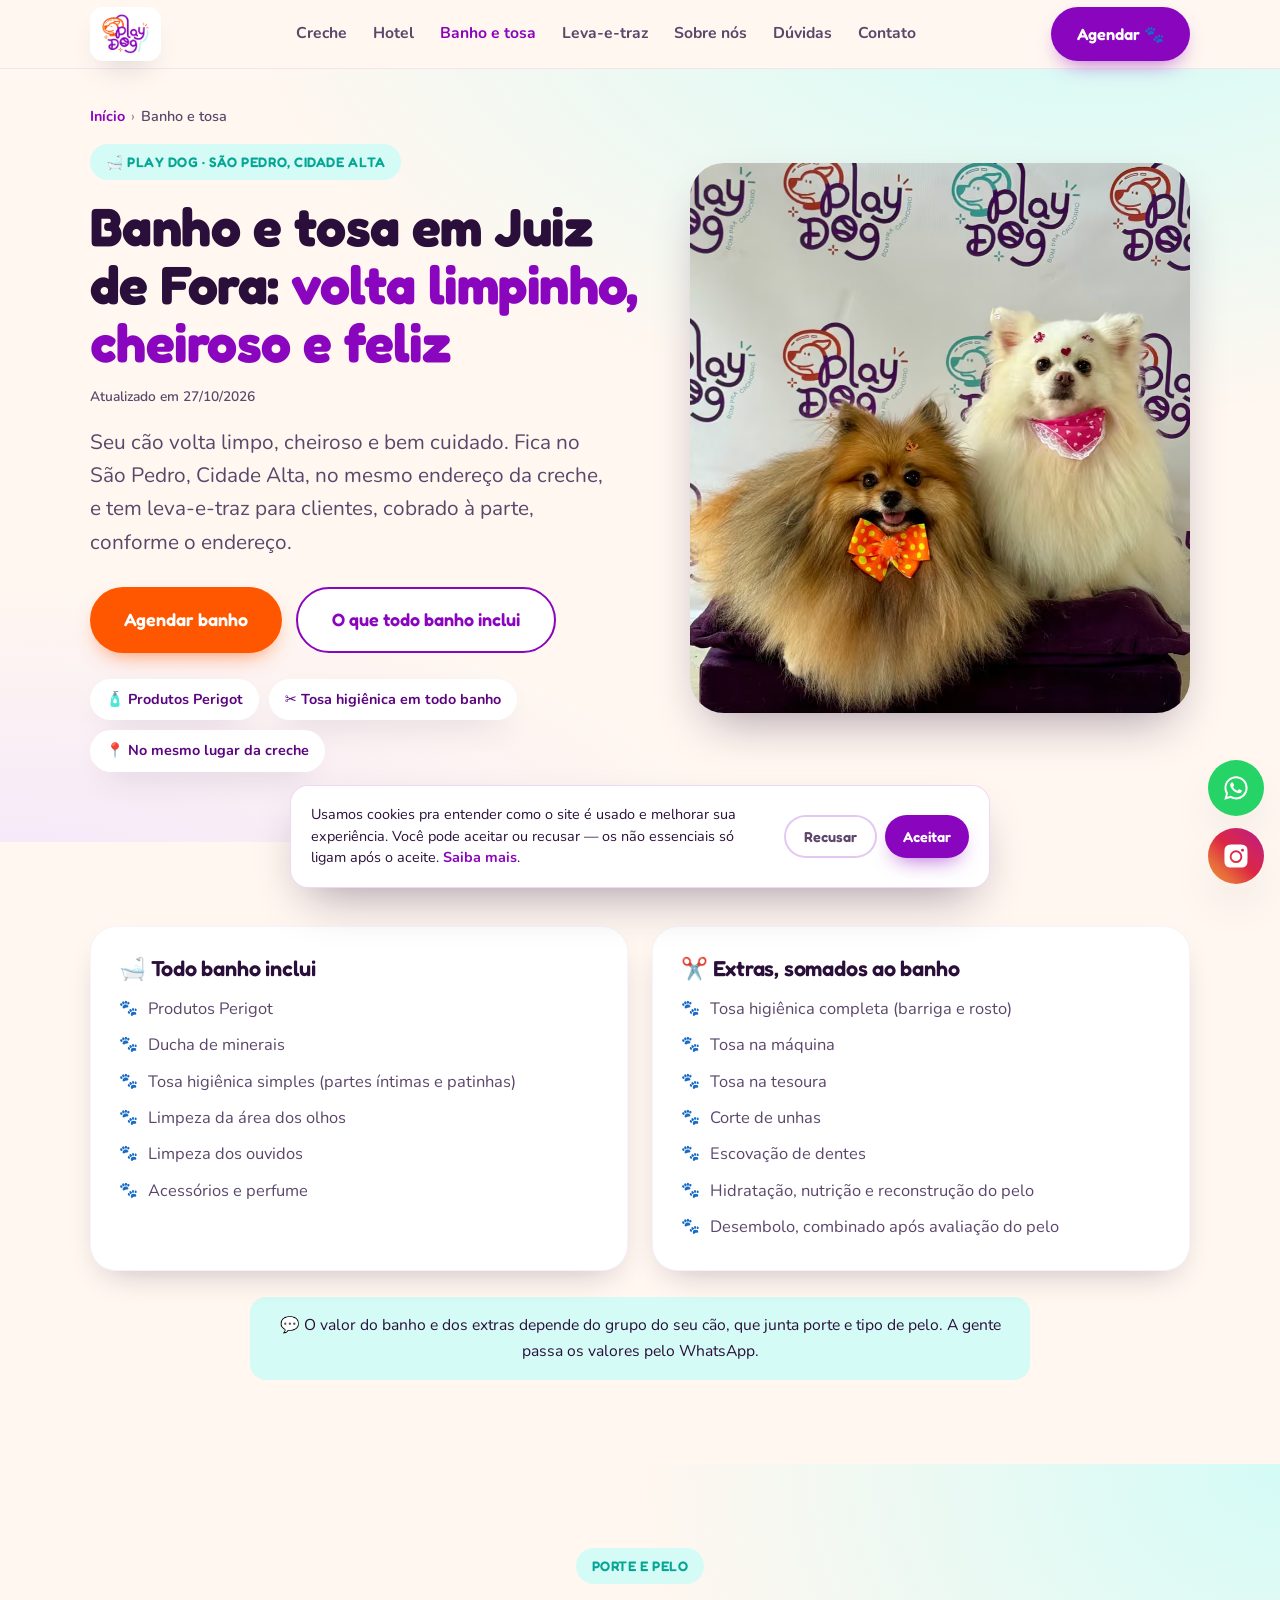
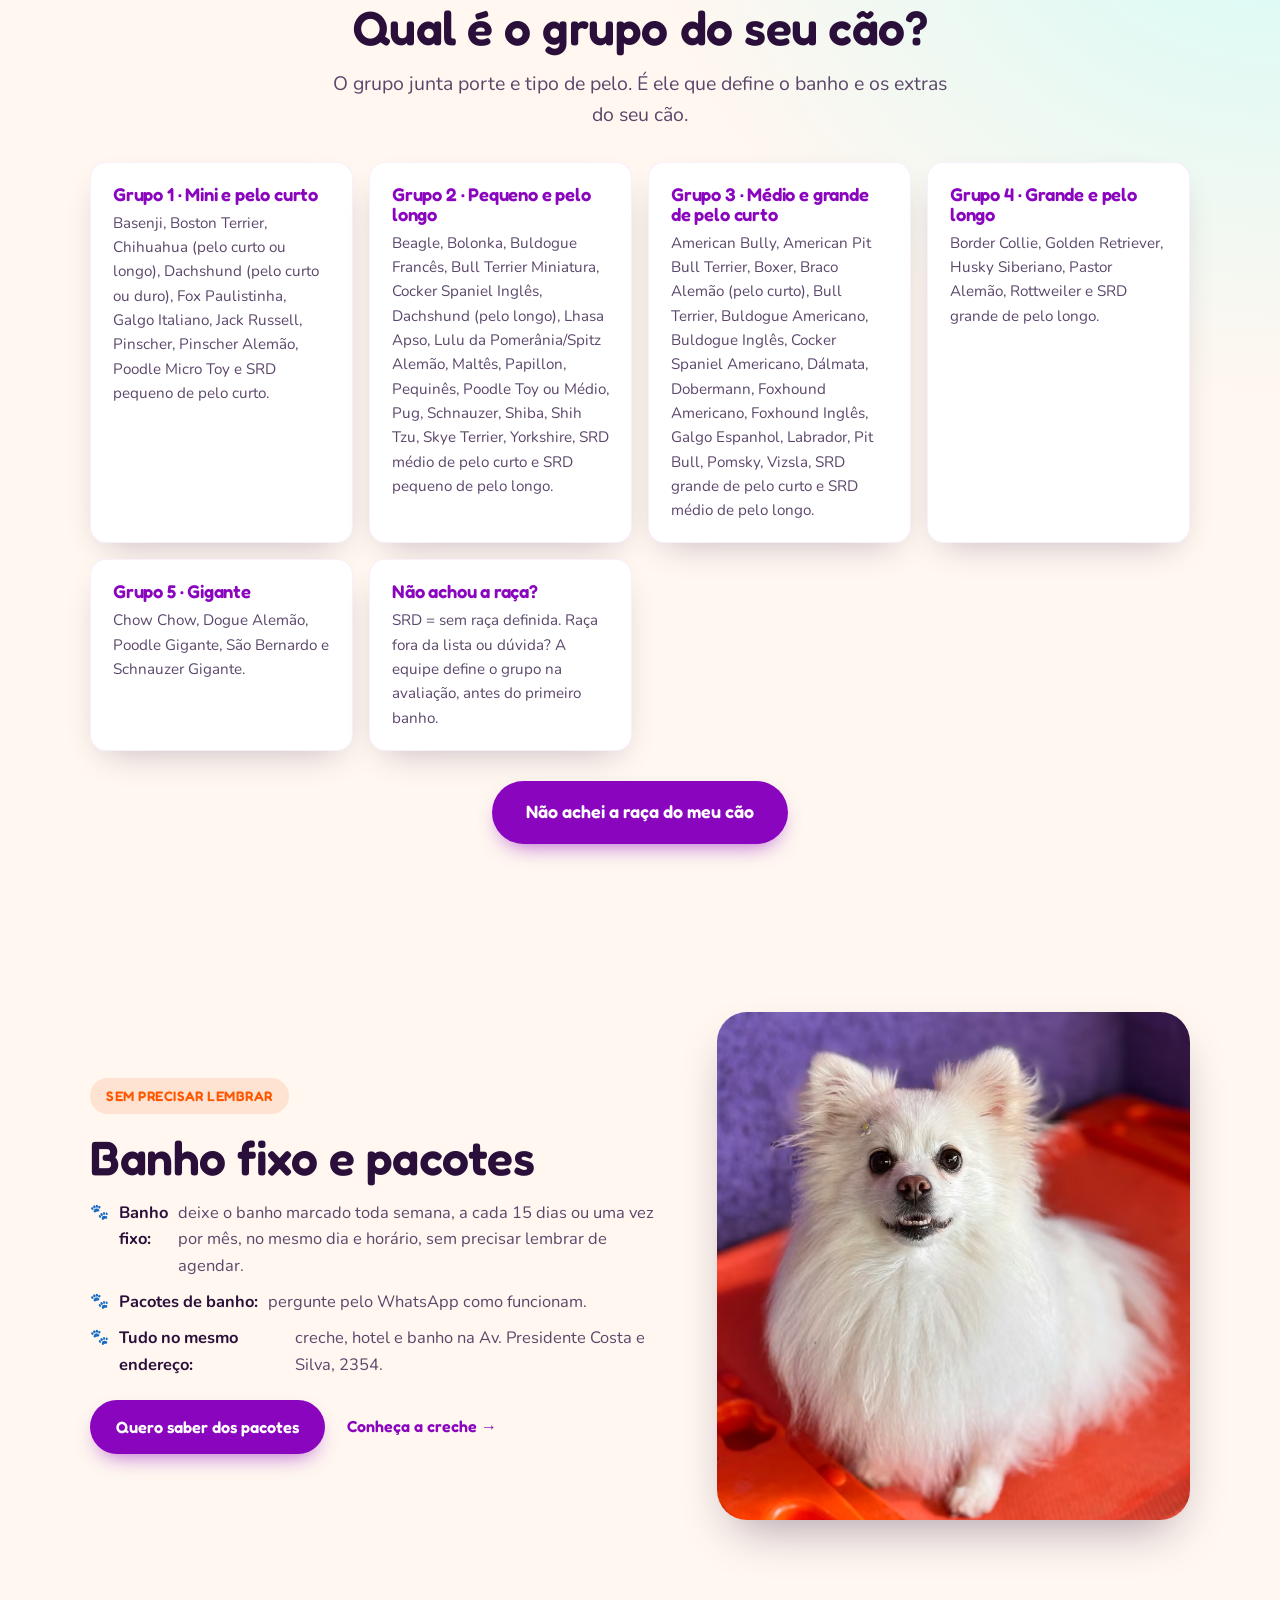
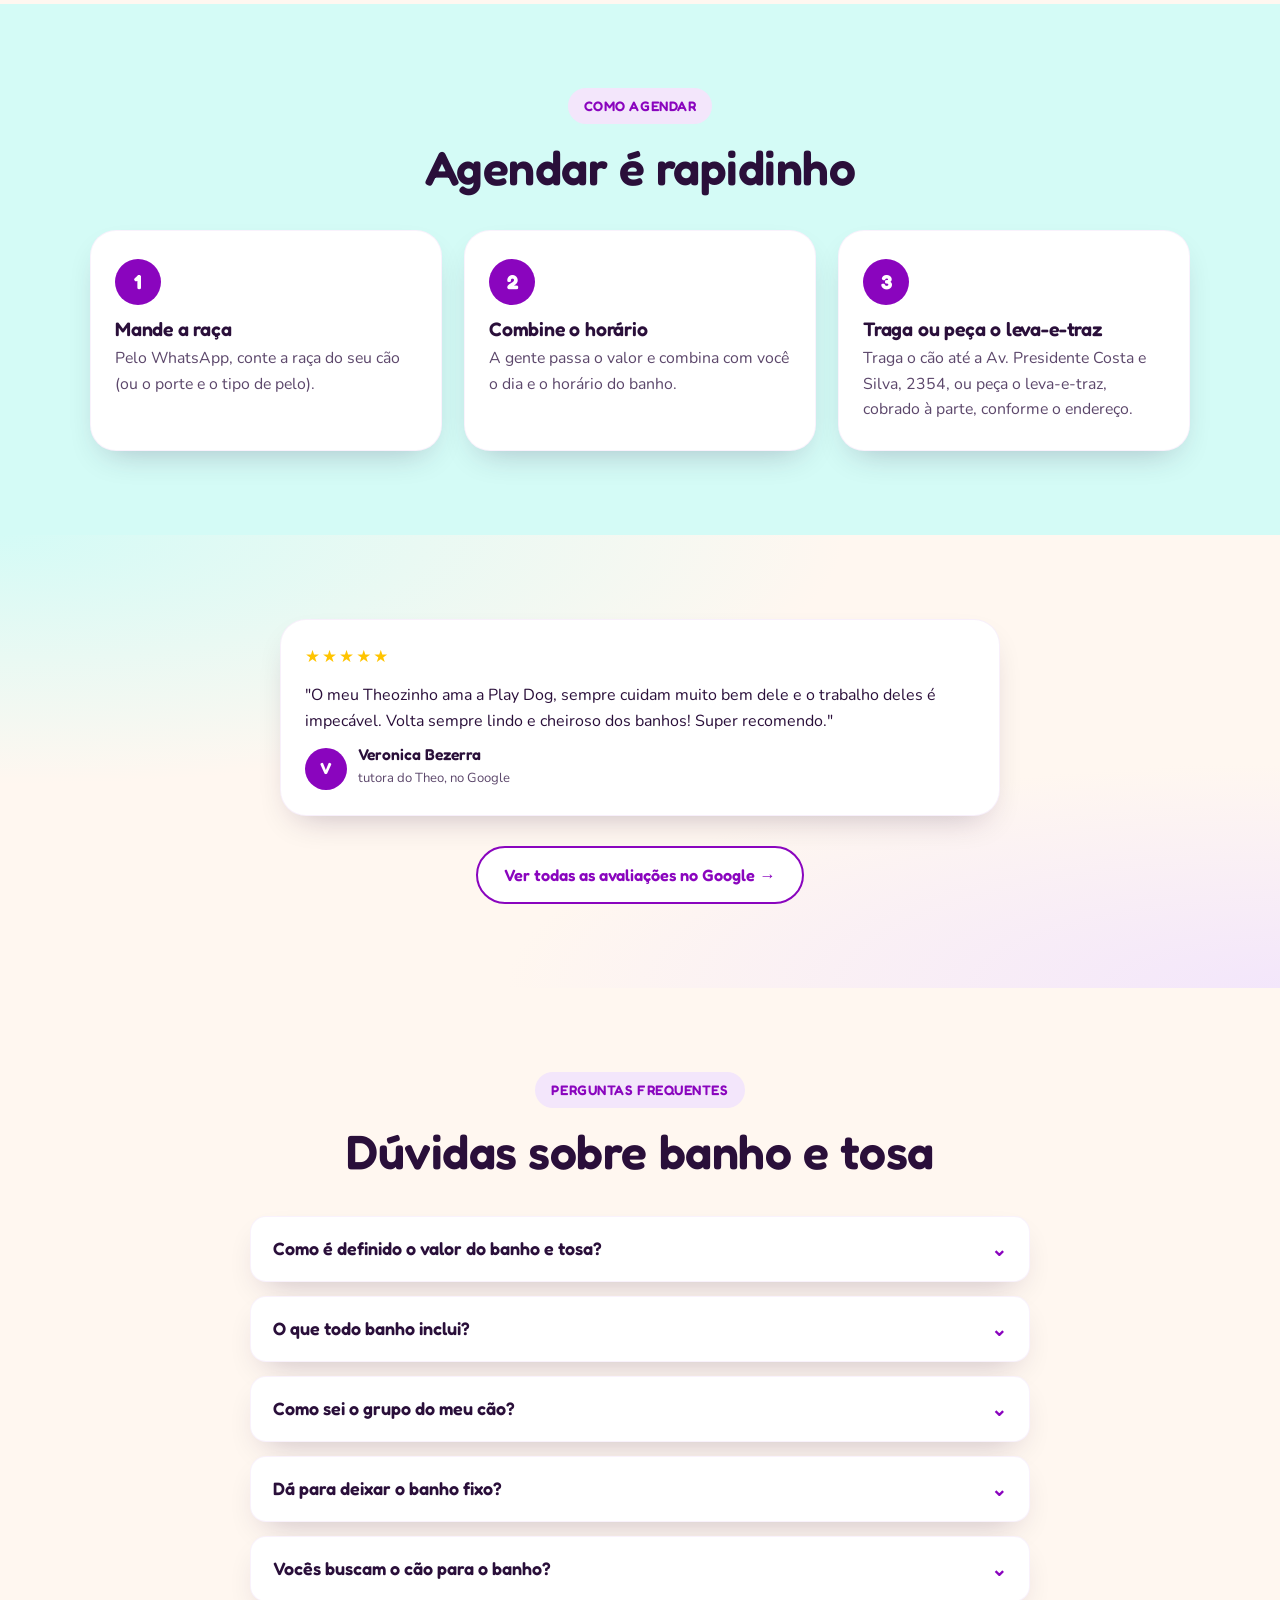
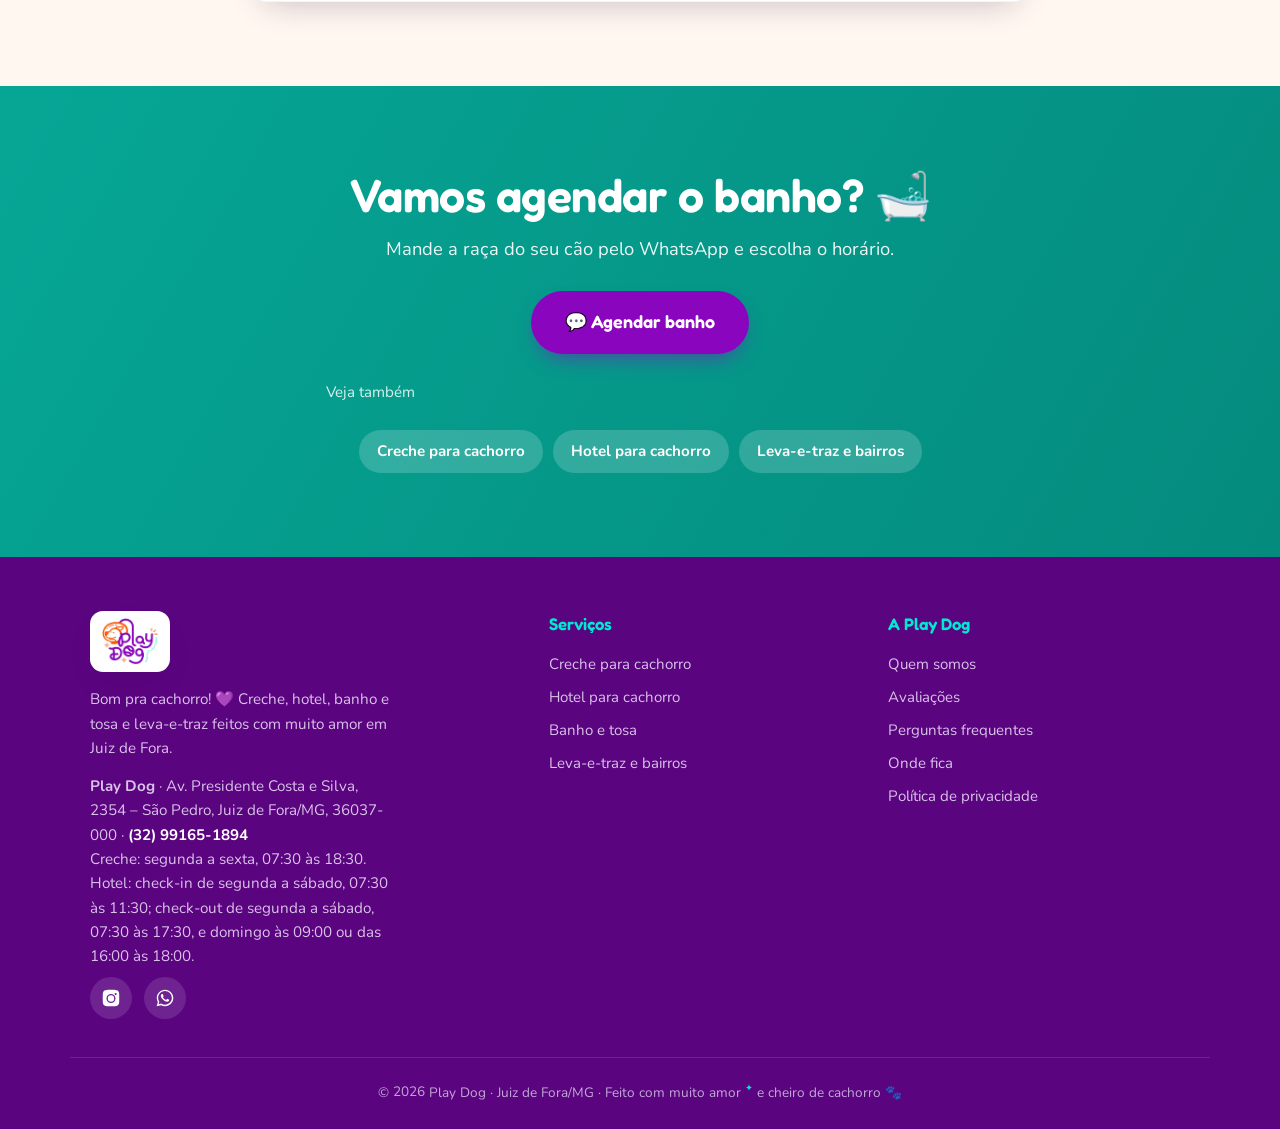
<file: banho-e-tosa-juiz-de-fora.html>
<!DOCTYPE html>
<html lang="pt-BR">
<head>
<meta charset="UTF-8">
<meta name="viewport" content="width=device-width, initial-scale=1.0">
<!-- #gtm -->
<!-- Consent Mode v2 (LGPD): tudo negado ate o aceite no banner de cookies -->
<script>
  window.dataLayer = window.dataLayer || [];
  function gtag(){dataLayer.push(arguments);}
  gtag('consent','default',{
    'ad_storage':'denied','ad_user_data':'denied','ad_personalization':'denied',
    'analytics_storage':'denied','functionality_storage':'granted','security_storage':'granted',
    'wait_for_update':500
  });
  // >>> PASSO PARA ATIVAR A MEDICAO: crie um container gratuito no Google Tag Manager
  // (tagmanager.google.com) e cole o ID abaixo entre as aspas, ex.: 'GTM-XXXXXXX'.
  window.PLAYDOG_GTM_ID = 'GTM-M7XZMNQX';
  if (window.PLAYDOG_GTM_ID) {
    (function(w,d,s,l,i){w[l]=w[l]||[];w[l].push({'gtm.start':new Date().getTime(),event:'gtm.js'});
    var f=d.getElementsByTagName(s)[0],j=d.createElement(s),dl=l!='dataLayer'?'&l='+l:'';j.async=true;
    j.src='https://www.googletagmanager.com/gtm.js?id='+i+dl;f.parentNode.insertBefore(j,f);})(window,document,'script','dataLayer',window.PLAYDOG_GTM_ID);
  }
</script>
<!-- /gtm -->
<title>Banho e Tosa em Juiz de Fora – São Pedro | Play Dog</title>
<meta name="description" content="Banho e tosa em Juiz de Fora, no São Pedro: produtos Perigot, ducha de minerais e tosa higiênica em todo banho, no mesmo endereço da creche. Agende já.">
<meta name="robots" content="index, follow, max-image-preview:large">
<meta name="geo.region" content="BR-MG">
<meta name="geo.placename" content="Juiz de Fora">
<meta name="geo.position" content="-21.7726864;-43.380007">
<meta name="ICBM" content="-21.7726864, -43.380007">
<link rel="canonical" href="https://playdogjf.com.br/banho-e-tosa-juiz-de-fora">

<!-- Open Graph (WhatsApp / Instagram / Facebook) -->
<meta property="og:type" content="website">
<meta property="og:locale" content="pt_BR">
<meta property="og:site_name" content="Play Dog">
<meta property="og:url" content="https://playdogjf.com.br/banho-e-tosa-juiz-de-fora">
<meta property="og:title" content="Banho e tosa em Juiz de Fora | Play Dog">
<meta property="og:description" content="Banho e tosa no São Pedro, em Juiz de Fora: produtos Perigot, ducha de minerais e tosa higiênica em todo banho.">
<meta property="og:image" content="https://playdogjf.com.br/assets/og-image-playdog.jpg">
<meta property="og:image:width" content="1200">
<meta property="og:image:height" content="630">
<meta property="og:image:alt" content="Play Dog — banho e tosa em Juiz de Fora">
<meta name="twitter:card" content="summary_large_image">
<meta name="twitter:title" content="Banho e tosa em Juiz de Fora | Play Dog">
<meta name="twitter:description" content="Banho e tosa no São Pedro, em Juiz de Fora: produtos Perigot, ducha de minerais e tosa higiênica em todo banho.">
<meta name="twitter:image" content="https://playdogjf.com.br/assets/og-image-playdog.jpg">

<!-- Favicon / PWA -->
<link rel="icon" href="/assets/favicon.ico" sizes="any">
<link rel="icon" type="image/png" sizes="32x32" href="/assets/favicon-32.png">
<link rel="apple-touch-icon" href="/assets/apple-touch-icon.png">
<link rel="manifest" href="/site.webmanifest">
<meta name="theme-color" content="#8A05BE">

<!-- Dados estruturados: serviço (sem preço) + caminho da página -->
<script type="application/ld+json">
{
  "@context": "https://schema.org",
  "@graph": [
    {
      "@type": "Service",
      "@id": "https://playdogjf.com.br/banho-e-tosa-juiz-de-fora#servico",
      "name": "Banho e tosa em Juiz de Fora",
      "serviceType": "Banho e tosa para cães",
      "url": "https://playdogjf.com.br/banho-e-tosa-juiz-de-fora",
      "description": "Banho e tosa no bairro São Pedro (Cidade Alta), em Juiz de Fora, no mesmo endereço da creche. Todo banho inclui produtos Perigot, ducha de minerais, tosa higiênica simples, limpeza da área dos olhos e dos ouvidos, acessórios e perfume. Extras: tosa higiênica completa, tosa na máquina, tosa na tesoura, corte de unhas, escovação de dentes, hidratação e desembolo. O valor depende do grupo do cão, que junta porte e tipo de pelo. Valores pelo WhatsApp.",
      "provider": {
        "@type": "LocalBusiness",
        "@id": "https://playdogjf.com.br/#business",
        "name": "Play Dog",
        "url": "https://playdogjf.com.br/",
        "telephone": "+55 32 99165-1894",
        "address": { "@type": "PostalAddress", "streetAddress": "Av. Presidente Costa e Silva, 2354 - São Pedro", "addressLocality": "Juiz de Fora", "addressRegion": "MG", "postalCode": "36037-000", "addressCountry": "BR" }
      },
      "areaServed": { "@type": "City", "name": "Juiz de Fora" }
    },
    {
      "@type": "BreadcrumbList",
      "itemListElement": [
        { "@type": "ListItem", "position": 1, "name": "Início", "item": "https://playdogjf.com.br/" },
        { "@type": "ListItem", "position": 2, "name": "Banho e tosa", "item": "https://playdogjf.com.br/banho-e-tosa-juiz-de-fora" }
      ]
    },
    {
      "@type": "WebPage",
      "@id": "https://playdogjf.com.br/banho-e-tosa-juiz-de-fora#pagina",
      "url": "https://playdogjf.com.br/banho-e-tosa-juiz-de-fora",
      "name": "Banho e Tosa em Juiz de Fora – São Pedro | Play Dog",
      "inLanguage": "pt-BR",
      "dateModified": "2026-10-27",
      "isPartOf": { "@type": "WebSite", "@id": "https://playdogjf.com.br/#website", "url": "https://playdogjf.com.br/", "name": "Play Dog" },
      "about": { "@id": "https://playdogjf.com.br/banho-e-tosa-juiz-de-fora#servico" }
    }
  ]
}
</script>
<!-- Perguntas frequentes: gerado a partir do texto visível da seção "Dúvidas" (mesmas palavras) -->
<script type="application/ld+json" id="faq-ld">
{
  "@context": "https://schema.org",
  "@type": "FAQPage",
  "mainEntity": [
    {
      "@type": "Question",
      "name": "Como é definido o valor do banho e tosa?",
      "acceptedAnswer": {
        "@type": "Answer",
        "text": "Na Play Dog, no São Pedro, em Juiz de Fora, o valor do banho depende do grupo do cão, que junta porte e tipo de pelo. Tosa, corte de unhas e outros extras são somados ao banho. A gente passa os valores pelo WhatsApp (32) 99165-1894."
      }
    },
    {
      "@type": "Question",
      "name": "O que todo banho inclui?",
      "acceptedAnswer": {
        "@type": "Answer",
        "text": "Produtos Perigot, ducha de minerais, tosa higiênica simples (partes íntimas e patinhas), limpeza da área dos olhos e dos ouvidos, acessórios e perfume."
      }
    },
    {
      "@type": "Question",
      "name": "Como sei o grupo do meu cão?",
      "acceptedAnswer": {
        "@type": "Answer",
        "text": "Procure a raça na lista desta página. Se ela não estiver lá, ou se o seu cão não tiver raça definida, a equipe define o grupo na avaliação, antes do primeiro banho."
      }
    },
    {
      "@type": "Question",
      "name": "Dá para deixar o banho fixo?",
      "acceptedAnswer": {
        "@type": "Answer",
        "text": "Sim. O banho pode ser semanal, quinzenal ou mensal, no mesmo dia e horário. Também há pacotes de banho; os valores são passados pelo WhatsApp."
      }
    },
    {
      "@type": "Question",
      "name": "Vocês buscam o cão para o banho?",
      "acceptedAnswer": {
        "@type": "Answer",
        "text": "Sim, pelo leva-e-traz, cobrado à parte, conforme o endereço."
      }
    }
  ]
}
</script>
<link rel="preconnect" href="https://fonts.googleapis.com">
<link rel="preconnect" href="https://fonts.gstatic.com" crossorigin>
<link href="https://fonts.googleapis.com/css2?family=Fredoka:wght@400;500;600;700&family=Nunito:ital,wght@0,400;0,500;0,600;0,700;0,800;1,500&display=swap" rel="stylesheet">
<link rel="stylesheet" href="/assets/site.css?v=20261027">
</head>
<body data-servico="banho">
<a class="skip-link" href="#conteudo">Pular para o conteúdo</a>

<!-- #cabecalho banho -->
<header>
  <div class="wrap nav">
    <a href="/" class="brand-logo" aria-label="Play Dog - início">
      <span class="logo-badge"><span class="logo-img" role="img" aria-label="Play Dog"></span></span>
    </a>
    <nav class="nav-links" id="navLinks" aria-label="Menu principal">
      <a href="/creche-para-cachorro-juiz-de-fora">Creche</a>
      <a href="/hotel-para-cachorro-juiz-de-fora">Hotel</a>
      <a href="/banho-e-tosa-juiz-de-fora" aria-current="page">Banho e tosa</a>
      <a href="/leva-e-traz-bairros-atendidos">Leva-e-traz</a>
      <a href="/#amor">Sobre nós</a>
      <a href="#duvidas">Dúvidas</a>
      <a href="#rodape">Contato</a>
    </nav>
    <div class="nav-cta">
      <a href="https://wa.me/5532991651894?text=Oi!%20Vim%20pelo%20site%20da%20Play%20Dog%20e%20quero%20agendar%20banho%20e%20tosa." target="_blank" rel="noopener" class="btn btn-roxo" data-cta="header" data-servico="banho" data-wa="agendar banho e tosa.">Agendar 🐾</a>
      <button class="menu-btn" id="menuBtn" type="button" aria-label="Abrir menu" aria-expanded="false" aria-controls="navLinks">
        <span></span><span></span><span></span>
      </button>
    </div>
  </div>
</header>
<!-- /cabecalho -->

<main id="conteudo">

<!-- ============ TOPO ============ -->
<section class="hero page-hero" id="topo">
  <div class="wrap hero-grid">
    <div class="hero-text">
      <nav class="crumbs" aria-label="Você está em"><a href="/">Início</a><span class="sep" aria-hidden="true">›</span><span aria-current="page">Banho e tosa</span></nav>
      <span class="eyebrow">🛁 Play Dog · São Pedro, Cidade Alta</span>
      <h1>Banho e tosa em Juiz de Fora: <span class="l2">volta limpinho, cheiroso e feliz</span></h1>
      <span class="updated">Atualizado em 27/10/2026</span>
      <p class="sub">Seu cão volta limpo, cheiroso e bem cuidado. Fica no São Pedro, Cidade Alta, no mesmo endereço da creche, e tem leva-e-traz para clientes, cobrado à parte, conforme o endereço.</p>
      <div class="hero-ctas">
        <a href="https://wa.me/5532991651894?text=Oi!%20Vim%20pelo%20site%20da%20Play%20Dog%20e%20quero%20agendar%20banho%20e%20tosa.%20Meu%20c%C3%A3o%20%C3%A9%20da%20ra%C3%A7a%3A" target="_blank" rel="noopener" class="btn btn-laranja btn-lg" data-cta="hero" data-servico="banho" data-wa="agendar banho e tosa." data-wa-extra="Meu cão é da raça:">Agendar banho</a>
        <a href="#inclui" class="btn btn-ghost btn-lg">O que todo banho inclui</a>
      </div>
      <div class="hero-chips">
        <span class="chip">🧴 Produtos Perigot</span>
        <span class="chip">✂️ Tosa higiênica em todo banho</span>
        <span class="chip">📍 No mesmo lugar da creche</span>
      </div>
    </div>
    <div class="hero-photo">
      <div class="photo-card">
        <picture><source type="image/avif" srcset="/assets/banho-dois-spitz-arrumados.avif"><source type="image/webp" srcset="/assets/banho-dois-spitz-arrumados.webp"><img src="/assets/banho-dois-spitz-arrumados.jpg" alt="Dois Spitz arrumadinhos, de gravata e lacinho, na Play Dog, em Juiz de Fora" width="900" height="1200" fetchpriority="high" decoding="async"></picture>
      </div>
    </div>
  </div>
</section>

<!-- ============ O QUE INCLUI ============ -->
<section class="section" id="inclui">
  <div class="wrap two-col" style="margin-top:0">
    <div class="box">
      <h3>🛁 Todo banho inclui</h3>
      <ul class="list-paw">
        <li>Produtos Perigot</li>
        <li>Ducha de minerais</li>
        <li>Tosa higiênica simples (partes íntimas e patinhas)</li>
        <li>Limpeza da área dos olhos</li>
        <li>Limpeza dos ouvidos</li>
        <li>Acessórios e perfume</li>
      </ul>
    </div>
    <div class="box">
      <h3>✂️ Extras, somados ao banho</h3>
      <ul class="list-paw">
        <li>Tosa higiênica completa (barriga e rosto)</li>
        <li>Tosa na máquina</li>
        <li>Tosa na tesoura</li>
        <li>Corte de unhas</li>
        <li>Escovação de dentes</li>
        <li>Hidratação, nutrição e reconstrução do pelo</li>
        <li>Desembolo, combinado após avaliação do pelo</li>
      </ul>
    </div>
  </div>
  <div class="wrap">
    <p class="note">💬 O valor do banho e dos extras depende do grupo do seu cão, que junta porte e tipo de pelo. A gente passa os valores pelo WhatsApp.</p>
  </div>
</section>

<!-- ============ GRUPOS ============ -->
<section class="section amor" id="grupos">
  <div class="wrap center">
    <span class="eyebrow">Porte e pelo</span>
    <h2 class="title">Qual é o grupo do seu cão?</h2>
    <p class="lead">O grupo junta porte e tipo de pelo. É ele que define o banho e os extras do seu cão.</p>
  </div>
  <div class="wrap">
    <div class="groups">
      <div class="group"><h3>Grupo 1 · Mini e pelo curto</h3><p>Basenji, Boston Terrier, Chihuahua (pelo curto ou longo), Dachshund (pelo curto ou duro), Fox Paulistinha, Galgo Italiano, Jack Russell, Pinscher, Pinscher Alemão, Poodle Micro Toy e SRD pequeno de pelo curto.</p></div>
      <div class="group"><h3>Grupo 2 · Pequeno e pelo longo</h3><p>Beagle, Bolonka, Buldogue Francês, Bull Terrier Miniatura, Cocker Spaniel Inglês, Dachshund (pelo longo), Lhasa Apso, Lulu da Pomerânia/Spitz Alemão, Maltês, Papillon, Pequinês, Poodle Toy ou Médio, Pug, Schnauzer, Shiba, Shih Tzu, Skye Terrier, Yorkshire, SRD médio de pelo curto e SRD pequeno de pelo longo.</p></div>
      <div class="group"><h3>Grupo 3 · Médio e grande de pelo curto</h3><p>American Bully, American Pit Bull Terrier, Boxer, Braco Alemão (pelo curto), Bull Terrier, Buldogue Americano, Buldogue Inglês, Cocker Spaniel Americano, Dálmata, Dobermann, Foxhound Americano, Foxhound Inglês, Galgo Espanhol, Labrador, Pit Bull, Pomsky, Vizsla, SRD grande de pelo curto e SRD médio de pelo longo.</p></div>
      <div class="group"><h3>Grupo 4 · Grande e pelo longo</h3><p>Border Collie, Golden Retriever, Husky Siberiano, Pastor Alemão, Rottweiler e SRD grande de pelo longo.</p></div>
      <div class="group"><h3>Grupo 5 · Gigante</h3><p>Chow Chow, Dogue Alemão, Poodle Gigante, São Bernardo e Schnauzer Gigante.</p></div>
      <div class="group"><h3>Não achou a raça?</h3><p>SRD = sem raça definida. Raça fora da lista ou dúvida? A equipe define o grupo na avaliação, antes do primeiro banho.</p></div>
    </div>
    <div class="center-cta">
      <a href="https://wa.me/5532991651894?text=Oi!%20Vim%20pelo%20site%20da%20Play%20Dog%20e%20quero%20agendar%20banho%20e%20tosa.%20N%C3%A3o%20sei%20o%20grupo%20do%20meu%20c%C3%A3o.%20Ele%20%C3%A9%3A" target="_blank" rel="noopener" class="btn btn-roxo btn-lg" data-cta="grupo" data-servico="banho" data-wa="agendar banho e tosa." data-wa-extra="Não sei o grupo do meu cão. Ele é:">Não achei a raça do meu cão</a>
    </div>
  </div>
</section>

<!-- ============ BANHO FIXO E PACOTES ============ -->
<section class="section" id="banho-fixo">
  <div class="wrap split">
    <div class="text-block">
      <span class="eyebrow laranja">Sem precisar lembrar</span>
      <h2 class="title">Banho fixo e pacotes</h2>
      <ul class="list-paw">
        <li><b>Banho fixo:</b> deixe o banho marcado toda semana, a cada 15 dias ou uma vez por mês, no mesmo dia e horário, sem precisar lembrar de agendar.</li>
        <li><b>Pacotes de banho:</b> pergunte pelo WhatsApp como funcionam.</li>
        <li><b>Tudo no mesmo endereço:</b> creche, hotel e banho na Av. Presidente Costa e Silva, 2354.</li>
      </ul>
      <div class="card-actions" style="margin-top:22px">
        <a href="https://wa.me/5532991651894?text=Oi!%20Vim%20pelo%20site%20da%20Play%20Dog%20e%20quero%20agendar%20banho%20e%20tosa.%20Quero%20conhecer%20os%20pacotes%20e%20o%20banho%20fixo." target="_blank" rel="noopener" class="btn btn-roxo" data-cta="pacotes" data-servico="banho" data-wa="agendar banho e tosa." data-wa-extra="Quero conhecer os pacotes e o banho fixo.">Quero saber dos pacotes</a>
        <a class="card-link" href="/creche-para-cachorro-juiz-de-fora" style="font-family:'Fredoka';font-weight:600;color:var(--roxo)">Conheça a creche →</a>
      </div>
    </div>
    <div class="split-photo">
      <picture><source type="image/avif" srcset="/assets/hotel-spitz-caminha-laranja.avif"><source type="image/webp" srcset="/assets/hotel-spitz-caminha-laranja.webp"><img src="/assets/hotel-spitz-caminha-laranja.jpg" alt="Spitz Alemão (Lulu), raça do Grupo 2, na Play Dog" width="900" height="1200" loading="lazy" decoding="async"></picture>
    </div>
  </div>
</section>

<!-- ============ COMO AGENDAR ============ -->
<section class="section galeria" id="como-agendar">
  <div class="wrap center">
    <span class="eyebrow roxo">Como agendar</span>
    <h2 class="title">Agendar é rapidinho</h2>
  </div>
  <div class="wrap">
    <div class="steps">
      <div class="step"><span class="num">1</span><h3>Mande a raça</h3><p>Pelo WhatsApp, conte a raça do seu cão (ou o porte e o tipo de pelo).</p></div>
      <div class="step"><span class="num">2</span><h3>Combine o horário</h3><p>A gente passa o valor e combina com você o dia e o horário do banho.</p></div>
      <div class="step"><span class="num">3</span><h3>Traga ou peça o leva-e-traz</h3><p>Traga o cão até a Av. Presidente Costa e Silva, 2354, ou peça o leva-e-traz, cobrado à parte, conforme o endereço.</p></div>
    </div>
  </div>
</section>

<!-- ============ QUEM JÁ TROUXE ============ -->
<section class="section reviews" id="avaliacoes">
  <div class="wrap" style="max-width:760px">
    <article class="rev-card">
      <div class="rev-stars" aria-label="5 de 5 estrelas">★★★★★</div>
      <p>"O meu Theozinho ama a Play Dog, sempre cuidam muito bem dele e o trabalho deles é impecável. Volta sempre lindo e cheiroso dos banhos! Super recomendo."</p>
      <div class="rev-author"><span class="rev-avatar" aria-hidden="true">V</span><span><b>Veronica Bezerra</b><small>tutora do Theo, no Google</small></span></div>
    </article>
    <div class="center-cta">
      <a class="btn btn-ghost" href="https://share.google/9OffLM1AnfV3J0Pu3" target="_blank" rel="noopener" data-cta="google-reviews">Ver todas as avaliações no Google →</a>
    </div>
  </div>
</section>

<!-- ============ DÚVIDAS (o código FAQPage repete este texto) ============ -->
<section class="section" id="duvidas">
  <div class="wrap center">
    <span class="eyebrow roxo">Perguntas frequentes</span>
    <h2 class="title">Dúvidas sobre banho e tosa</h2>
  </div>
  <div class="wrap">
    <div class="acc faq">
      <div class="acc-item">
        <button class="acc-head" type="button"><span class="q">Como é definido o valor do banho e tosa?</span> <span class="chev">⌄</span></button>
        <div class="acc-body"><div class="acc-body-inner"><p class="a">Na Play Dog, no São Pedro, em Juiz de Fora, o valor do banho depende do grupo do cão, que junta porte e tipo de pelo. Tosa, corte de unhas e outros extras são somados ao banho. A gente passa os valores pelo WhatsApp (32) 99165-1894.</p></div></div>
      </div>
      <div class="acc-item">
        <button class="acc-head" type="button"><span class="q">O que todo banho inclui?</span> <span class="chev">⌄</span></button>
        <div class="acc-body"><div class="acc-body-inner"><p class="a">Produtos Perigot, ducha de minerais, tosa higiênica simples (partes íntimas e patinhas), limpeza da área dos olhos e dos ouvidos, acessórios e perfume.</p></div></div>
      </div>
      <div class="acc-item">
        <button class="acc-head" type="button"><span class="q">Como sei o grupo do meu cão?</span> <span class="chev">⌄</span></button>
        <div class="acc-body"><div class="acc-body-inner"><p class="a">Procure a raça na lista desta página. Se ela não estiver lá, ou se o seu cão não tiver raça definida, a equipe define o grupo na avaliação, antes do primeiro banho.</p></div></div>
      </div>
      <div class="acc-item">
        <button class="acc-head" type="button"><span class="q">Dá para deixar o banho fixo?</span> <span class="chev">⌄</span></button>
        <div class="acc-body"><div class="acc-body-inner"><p class="a">Sim. O banho pode ser semanal, quinzenal ou mensal, no mesmo dia e horário. Também há pacotes de banho; os valores são passados pelo WhatsApp.</p></div></div>
      </div>
      <div class="acc-item">
        <button class="acc-head" type="button"><span class="q">Vocês buscam o cão para o banho?</span> <span class="chev">⌄</span></button>
        <div class="acc-body"><div class="acc-body-inner"><p class="a">Sim, pelo leva-e-traz, cobrado à parte, conforme o endereço.</p></div></div>
      </div>
    </div>
  </div>
</section>

<!-- ============ CHAMADA FINAL ============ -->
<section class="section cta-agendar" id="agendar">
  <div class="wrap">
    <h2>Vamos agendar o banho? 🛁</h2>
    <p>Mande a raça do seu cão pelo WhatsApp e escolha o horário.</p>
    <div class="btn-row">
      <a href="https://wa.me/5532991651894?text=Oi!%20Vim%20pelo%20site%20da%20Play%20Dog%20e%20quero%20agendar%20banho%20e%20tosa.%20Meu%20c%C3%A3o%20%C3%A9%20da%20ra%C3%A7a%3A" target="_blank" rel="noopener" class="btn btn-roxo btn-lg" data-cta="cta-final" data-servico="banho" data-wa="agendar banho e tosa." data-wa-extra="Meu cão é da raça:">💬 Agendar banho</a>
    </div>
    <p class="see-also-label">Veja também</p>
    <div class="see-also">
      <a href="/creche-para-cachorro-juiz-de-fora">Creche para cachorro</a>
      <a href="/hotel-para-cachorro-juiz-de-fora">Hotel para cachorro</a>
      <a href="/leva-e-traz-bairros-atendidos">Leva-e-traz e bairros</a>
    </div>
  </div>
</section>

</main>

<!-- #rodape -->
<footer id="rodape">
  <div class="wrap foot-grid">
    <div class="foot-brand">
      <div class="foot-logo-wrap">
        <a href="/" aria-label="Play Dog - início"><span class="logo-badge"><span class="logo-img lg" role="img" aria-label="Play Dog"></span></span></a>
      </div>
      <p>Bom pra cachorro! 💜 Creche, hotel, banho e tosa e leva-e-traz feitos com muito amor em Juiz de Fora.</p>
      <p class="foot-nap"><b>Play Dog</b> · Av. Presidente Costa e Silva, 2354 – São Pedro, Juiz de Fora/MG, 36037-000 · <a href="https://wa.me/5532991651894?text=Oi!%20Vim%20pelo%20site%20da%20Play%20Dog%20e%20quero%20falar%20com%20a%20Play%20Dog." target="_blank" rel="noopener" data-cta="rodape" data-servico="geral" data-wa="falar com a Play Dog.">(32) 99165-1894</a><br>Creche: segunda a sexta, 07:30 às 18:30.<br>Hotel: check-in de segunda a sábado, 07:30 às 11:30; check-out de segunda a sábado, 07:30 às 17:30, e domingo às 09:00 ou das 16:00 às 18:00.</p>
      <div class="socials">
        <a href="https://www.instagram.com/playdogjf/" target="_blank" rel="noopener" aria-label="Instagram">
          <svg viewBox="0 0 24 24" fill="#fff"><path d="M12 2.2c3.2 0 3.6 0 4.9.07 1.17.05 1.8.25 2.23.41.56.22.96.48 1.38.9.42.42.68.82.9 1.38.16.42.36 1.06.41 2.23.06 1.27.07 1.65.07 4.85s0 3.58-.07 4.85c-.05 1.17-.25 1.8-.41 2.23-.22.56-.48.96-.9 1.38-.42.42-.82.68-1.38.9-.42.16-1.06.36-2.23.41-1.27.06-1.65.07-4.9.07s-3.63 0-4.9-.07c-1.17-.05-1.8-.25-2.23-.41a3.7 3.7 0 0 1-1.38-.9 3.7 3.7 0 0 1-.9-1.38c-.16-.42-.36-1.06-.41-2.23-.06-1.27-.07-1.65-.07-4.85s.01-3.58.07-4.85c.05-1.17.25-1.8.41-2.23.22-.56.48-.96.9-1.38.42-.42.82-.68 1.38-.9.42-.16 1.06-.36 2.23-.41C8.4 2.2 8.8 2.2 12 2.2zm0 4.96a5.42 5.42 0 1 0 0 10.84 5.42 5.42 0 0 0 0-10.84zm0 1.62a3.8 3.8 0 1 1 0 7.6 3.8 3.8 0 0 1 0-7.6zm5.6-2.9a1.27 1.27 0 1 0 0 2.54 1.27 1.27 0 0 0 0-2.54z"/></svg>
        </a>
        <a href="https://wa.me/5532991651894?text=Oi!%20Vim%20pelo%20site%20da%20Play%20Dog%20e%20quero%20falar%20com%20a%20Play%20Dog." target="_blank" rel="noopener" aria-label="WhatsApp" data-cta="rodape" data-servico="geral" data-wa="falar com a Play Dog.">
          <svg viewBox="0 0 24 24" fill="#fff"><path d="M12.04 2C6.58 2 2.13 6.45 2.13 11.9c0 1.76.46 3.45 1.32 4.95L2 22l5.28-1.38a9.9 9.9 0 0 0 4.76 1.21h.01c5.46 0 9.9-4.45 9.9-9.9C21.95 6.45 17.5 2 12.04 2zm0 18.02c-1.5 0-2.96-.4-4.24-1.16l-.3-.18-3.13.82.84-3.05-.2-.31a8.2 8.2 0 0 1-1.26-4.36c0-4.54 3.7-8.23 8.25-8.23 2.2 0 4.27.86 5.82 2.42a8.18 8.18 0 0 1 2.42 5.82c0 4.54-3.7 8.23-8.25 8.23zm4.52-6.16c-.25-.12-1.47-.72-1.69-.8-.23-.09-.39-.13-.56.12-.16.25-.64.8-.78.97-.14.16-.29.18-.54.06-.25-.12-1.05-.39-1.99-1.23-.74-.66-1.23-1.47-1.38-1.72-.14-.25-.01-.38.11-.5.11-.11.25-.29.37-.43.13-.14.17-.25.25-.41.08-.16.04-.31-.02-.43-.06-.12-.56-1.34-.76-1.84-.2-.48-.4-.42-.56-.43h-.48c-.16 0-.43.06-.65.31-.22.25-.85.84-.85 2.05s.87 2.38.99 2.54c.12.16 1.71 2.61 4.15 3.66.58.25 1.03.4 1.39.51.58.19 1.11.16 1.53.1.47-.07 1.47-.6 1.68-1.18.21-.58.21-1.07.14-1.18-.06-.11-.22-.17-.47-.29z"/></svg>
        </a>
      </div>
    </div>
    <div class="foot-col">
      <h5>Serviços</h5>
      <a href="/creche-para-cachorro-juiz-de-fora">Creche para cachorro</a>
      <a href="/hotel-para-cachorro-juiz-de-fora">Hotel para cachorro</a>
      <a href="/banho-e-tosa-juiz-de-fora">Banho e tosa</a>
      <a href="/leva-e-traz-bairros-atendidos">Leva-e-traz e bairros</a>
    </div>
    <div class="foot-col">
      <h5>A Play Dog</h5>
      <a href="/#amor">Quem somos</a>
      <a href="/#avaliacoes">Avaliações</a>
      <a href="/#duvidas">Perguntas frequentes</a>
      <a href="/#contato">Onde fica</a>
      <a href="/politica-de-privacidade">Política de privacidade</a>
    </div>
  </div>
  <div class="wrap foot-bottom">
    © <span id="ano"></span> Play Dog · Juiz de Fora/MG · Feito com muito amor <span class="spark">✦</span> e cheiro de cachorro 🐾
  </div>
</footer>
<!-- /rodape -->

<!-- #flutuantes banho -->
<div class="floaters">
  <a href="https://wa.me/5532991651894?text=Oi!%20Vim%20pelo%20site%20da%20Play%20Dog%20e%20quero%20agendar%20banho%20e%20tosa." target="_blank" rel="noopener" class="fab wa" aria-label="WhatsApp" data-cta="flutuante" data-servico="banho" data-wa="agendar banho e tosa.">
    <svg viewBox="0 0 24 24"><path d="M12.04 2C6.58 2 2.13 6.45 2.13 11.9c0 1.76.46 3.45 1.32 4.95L2 22l5.28-1.38a9.9 9.9 0 0 0 4.76 1.21h.01c5.46 0 9.9-4.45 9.9-9.9C21.95 6.45 17.5 2 12.04 2zm0 18.02c-1.5 0-2.96-.4-4.24-1.16l-.3-.18-3.13.82.84-3.05-.2-.31a8.2 8.2 0 0 1-1.26-4.36c0-4.54 3.7-8.23 8.25-8.23 2.2 0 4.27.86 5.82 2.42a8.18 8.18 0 0 1 2.42 5.82c0 4.54-3.7 8.23-8.25 8.23zm4.52-6.16c-.25-.12-1.47-.72-1.69-.8-.23-.09-.39-.13-.56.12-.16.25-.64.8-.78.97-.14.16-.29.18-.54.06-.25-.12-1.05-.39-1.99-1.23-.74-.66-1.23-1.47-1.38-1.72-.14-.25-.01-.38.11-.5.11-.11.25-.29.37-.43.13-.14.17-.25.25-.41.08-.16.04-.31-.02-.43-.06-.12-.56-1.34-.76-1.84-.2-.48-.4-.42-.56-.43h-.48c-.16 0-.43.06-.65.31-.22.25-.85.84-.85 2.05s.87 2.38.99 2.54c.12.16 1.71 2.61 4.15 3.66.58.25 1.03.4 1.39.51.58.19 1.11.16 1.53.1.47-.07 1.47-.6 1.68-1.18.21-.58.21-1.07.14-1.18-.06-.11-.22-.17-.47-.29z"/></svg>
  </a>
  <a href="https://www.instagram.com/playdogjf/" target="_blank" rel="noopener" class="fab ig" aria-label="Instagram">
    <svg viewBox="0 0 24 24"><path d="M12 2.2c3.2 0 3.6 0 4.9.07 1.17.05 1.8.25 2.23.41.56.22.96.48 1.38.9.42.42.68.82.9 1.38.16.42.36 1.06.41 2.23.06 1.27.07 1.65.07 4.85s0 3.58-.07 4.85c-.05 1.17-.25 1.8-.41 2.23-.22.56-.48.96-.9 1.38-.42.42-.82.68-1.38.9-.42.16-1.06.36-2.23.41-1.27.06-1.65.07-4.9.07s-3.63 0-4.9-.07c-1.17-.05-1.8-.25-2.23-.41a3.7 3.7 0 0 1-1.38-.9 3.7 3.7 0 0 1-.9-1.38c-.16-.42-.36-1.06-.41-2.23-.06-1.27-.07-1.65-.07-4.85s.01-3.58.07-4.85c.05-1.17.25-1.8.41-2.23.22-.56.48-.96.9-1.38.42-.42.82-.68 1.38-.9.42-.16 1.06-.36 2.23-.41C8.4 2.2 8.8 2.2 12 2.2zm0 4.96a5.42 5.42 0 1 0 0 10.84 5.42 5.42 0 0 0 0-10.84zm0 1.62a3.8 3.8 0 1 1 0 7.6 3.8 3.8 0 0 1 0-7.6zm5.6-2.9a1.27 1.27 0 1 0 0 2.54 1.27 1.27 0 0 0 0-2.54z"/></svg>
  </a>
</div>
<!-- /flutuantes -->

<!-- #cookies -->
<div class="cookie-banner" id="cookieBanner" role="dialog" aria-label="Aviso de cookies">
  <p>Usamos cookies pra entender como o site é usado e melhorar sua experiência. Você pode aceitar ou recusar — os não essenciais só ligam após o aceite. <a href="/politica-de-privacidade">Saiba mais</a>.</p>
  <div class="ck-actions">
    <button class="btn btn-ghost-sm" id="ckReject" type="button">Recusar</button>
    <button class="btn btn-roxo" id="ckAccept" type="button">Aceitar</button>
  </div>
</div>
<!-- /cookies -->

<script src="/assets/site.js?v=20261027" defer></script>
<script src="/assets/whatsapp-origem.js?v=20261027" defer></script>
</body>
</html>
</file>
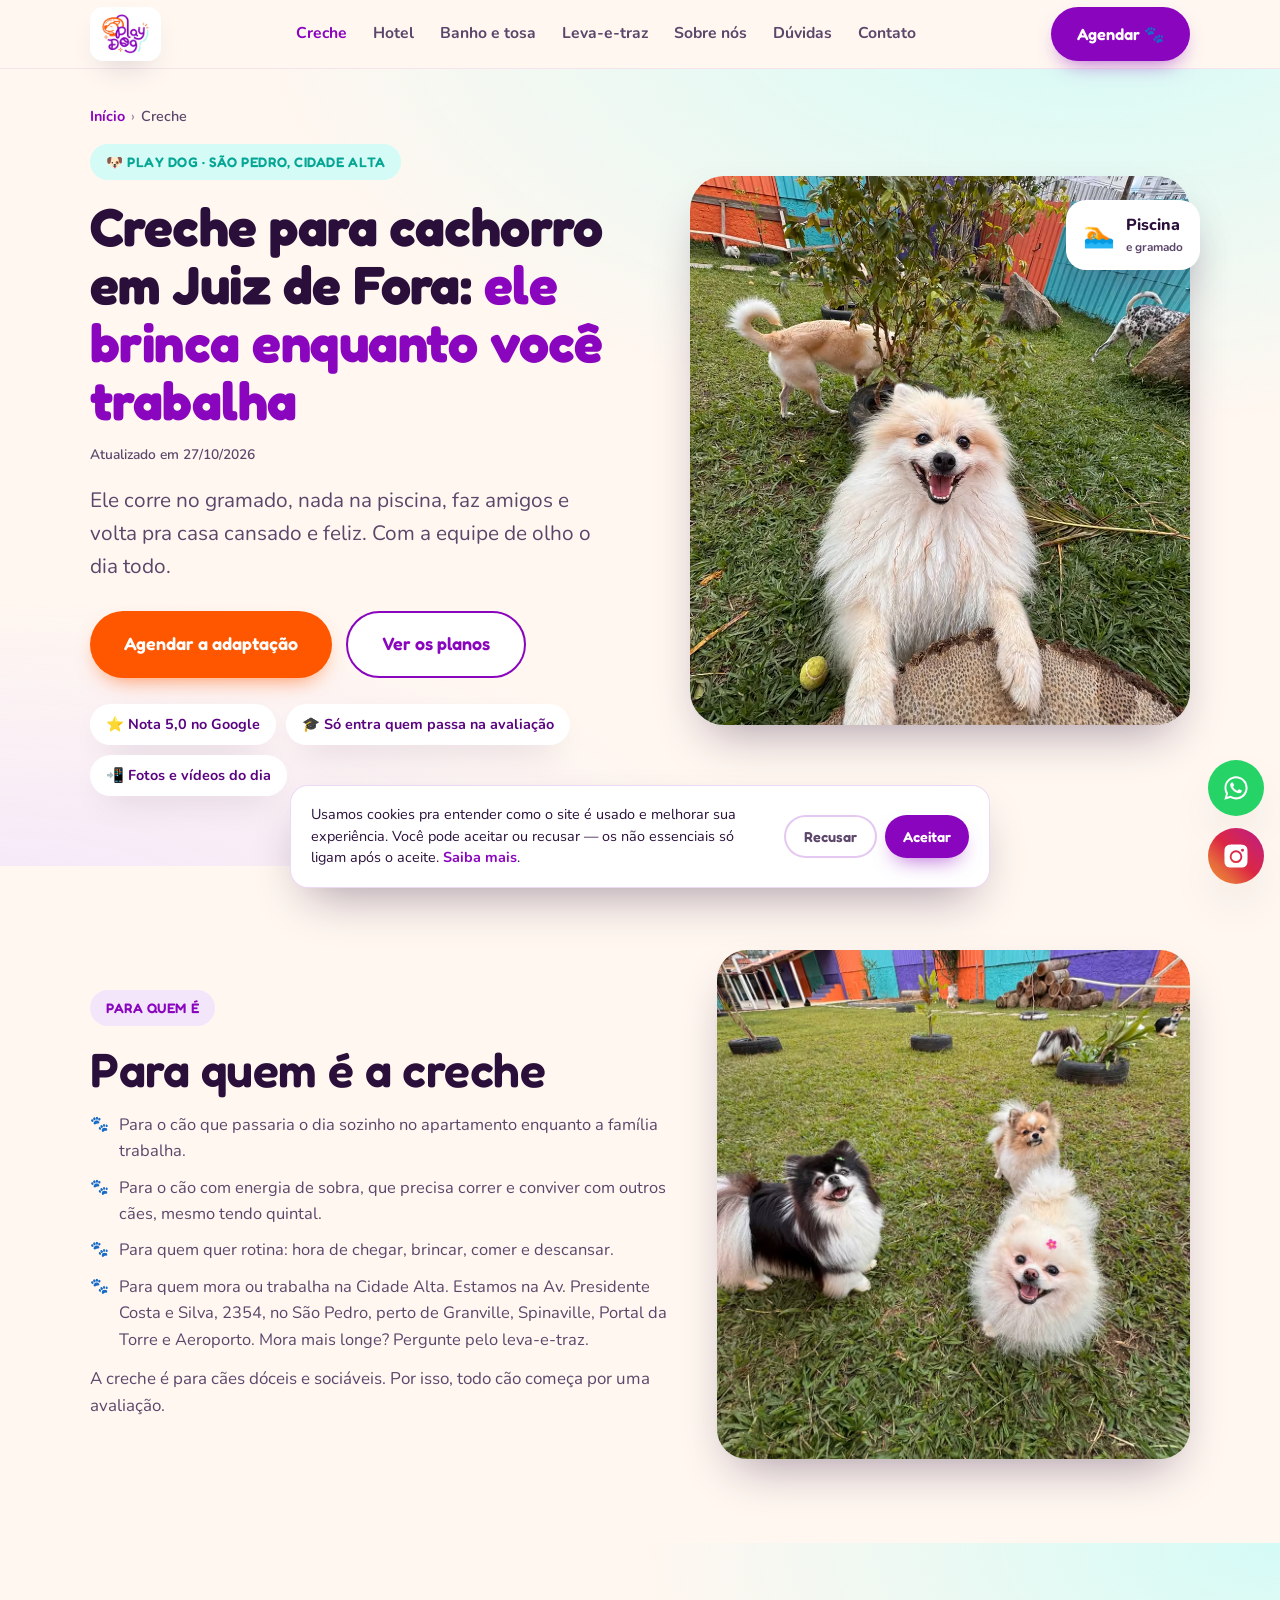
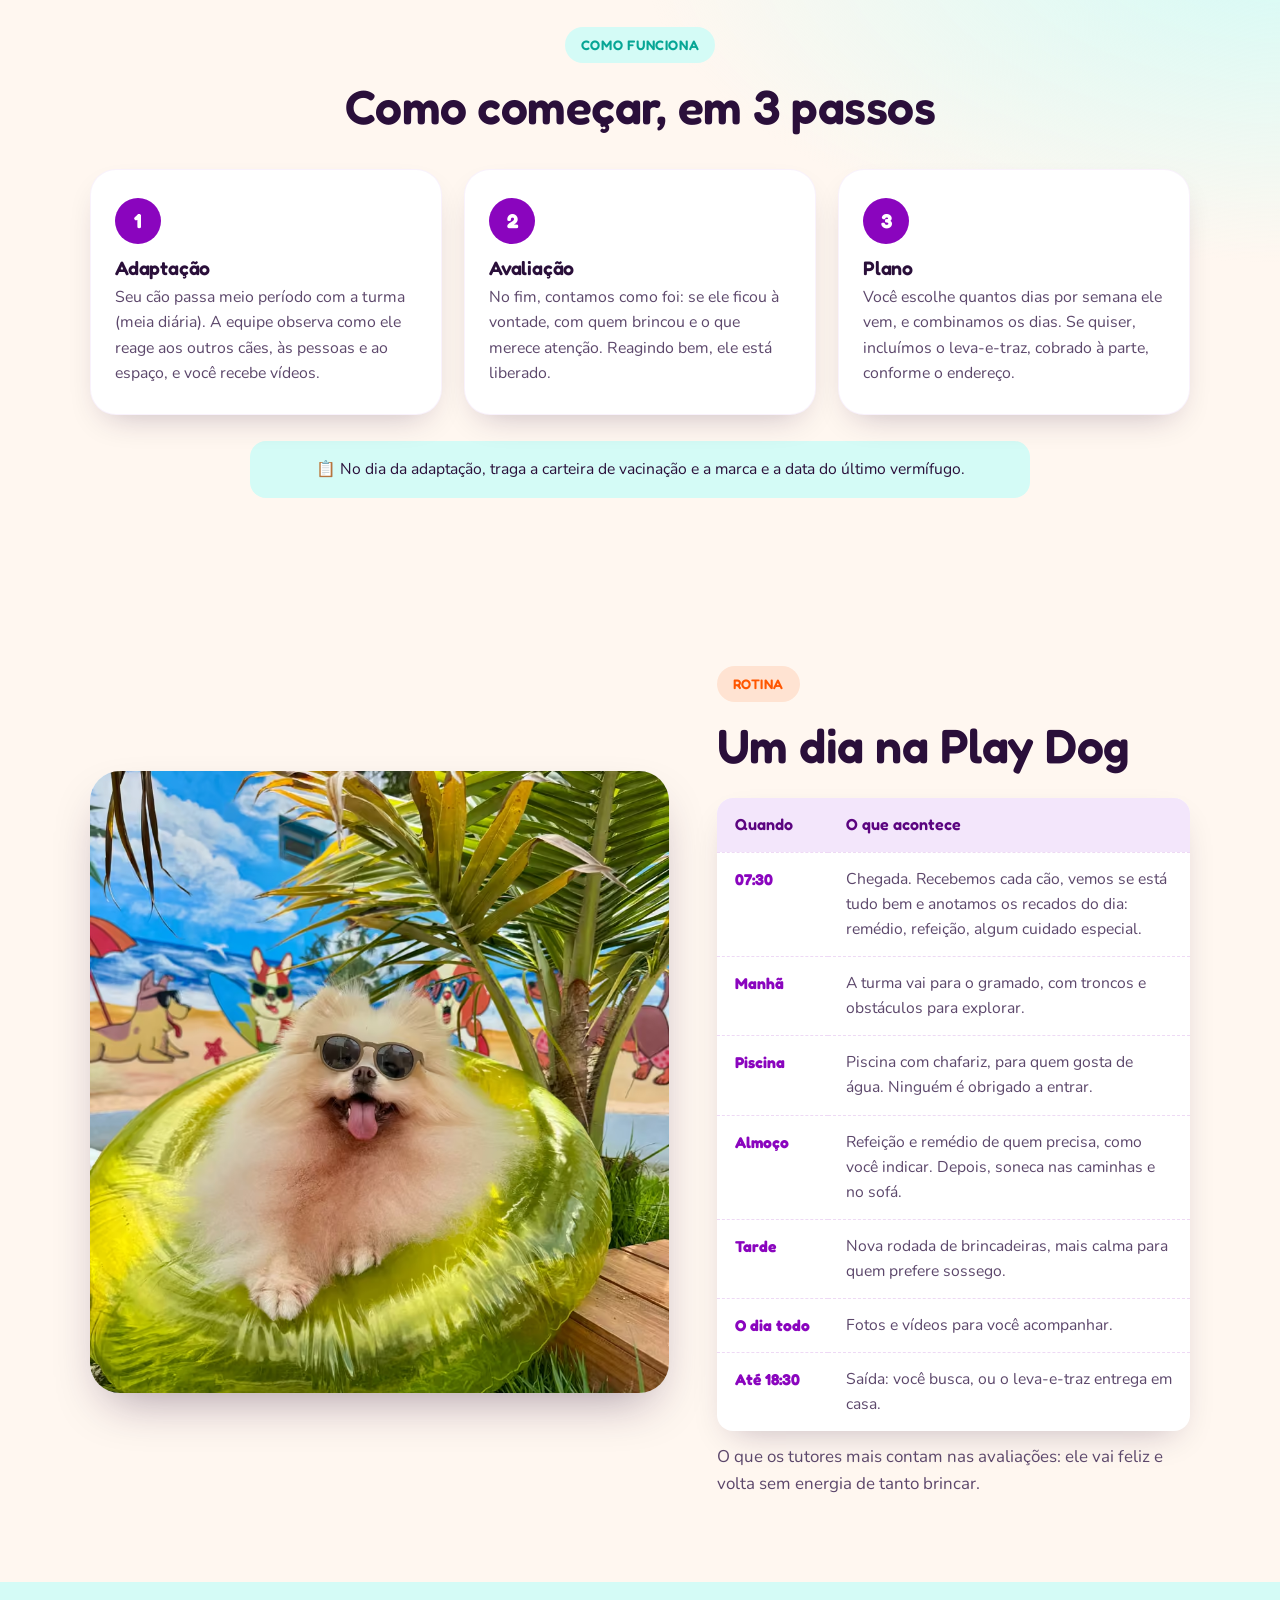
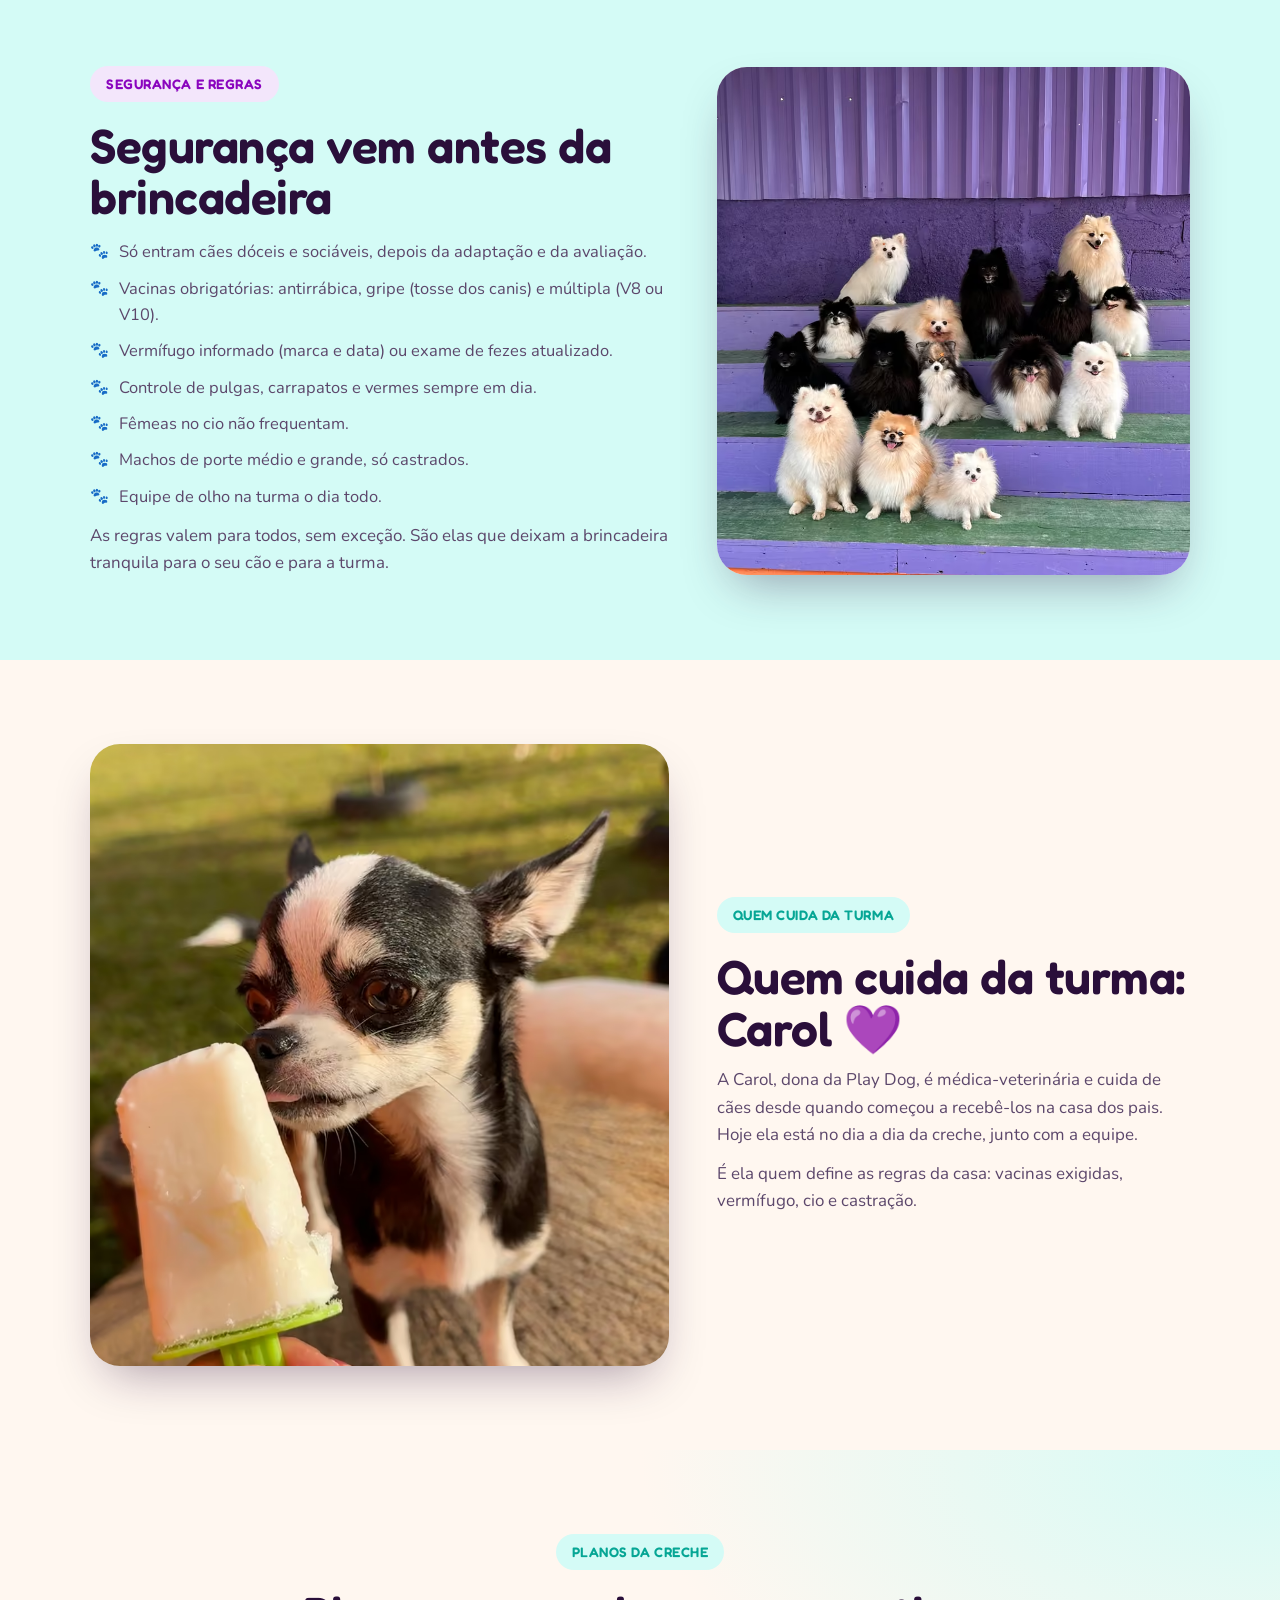
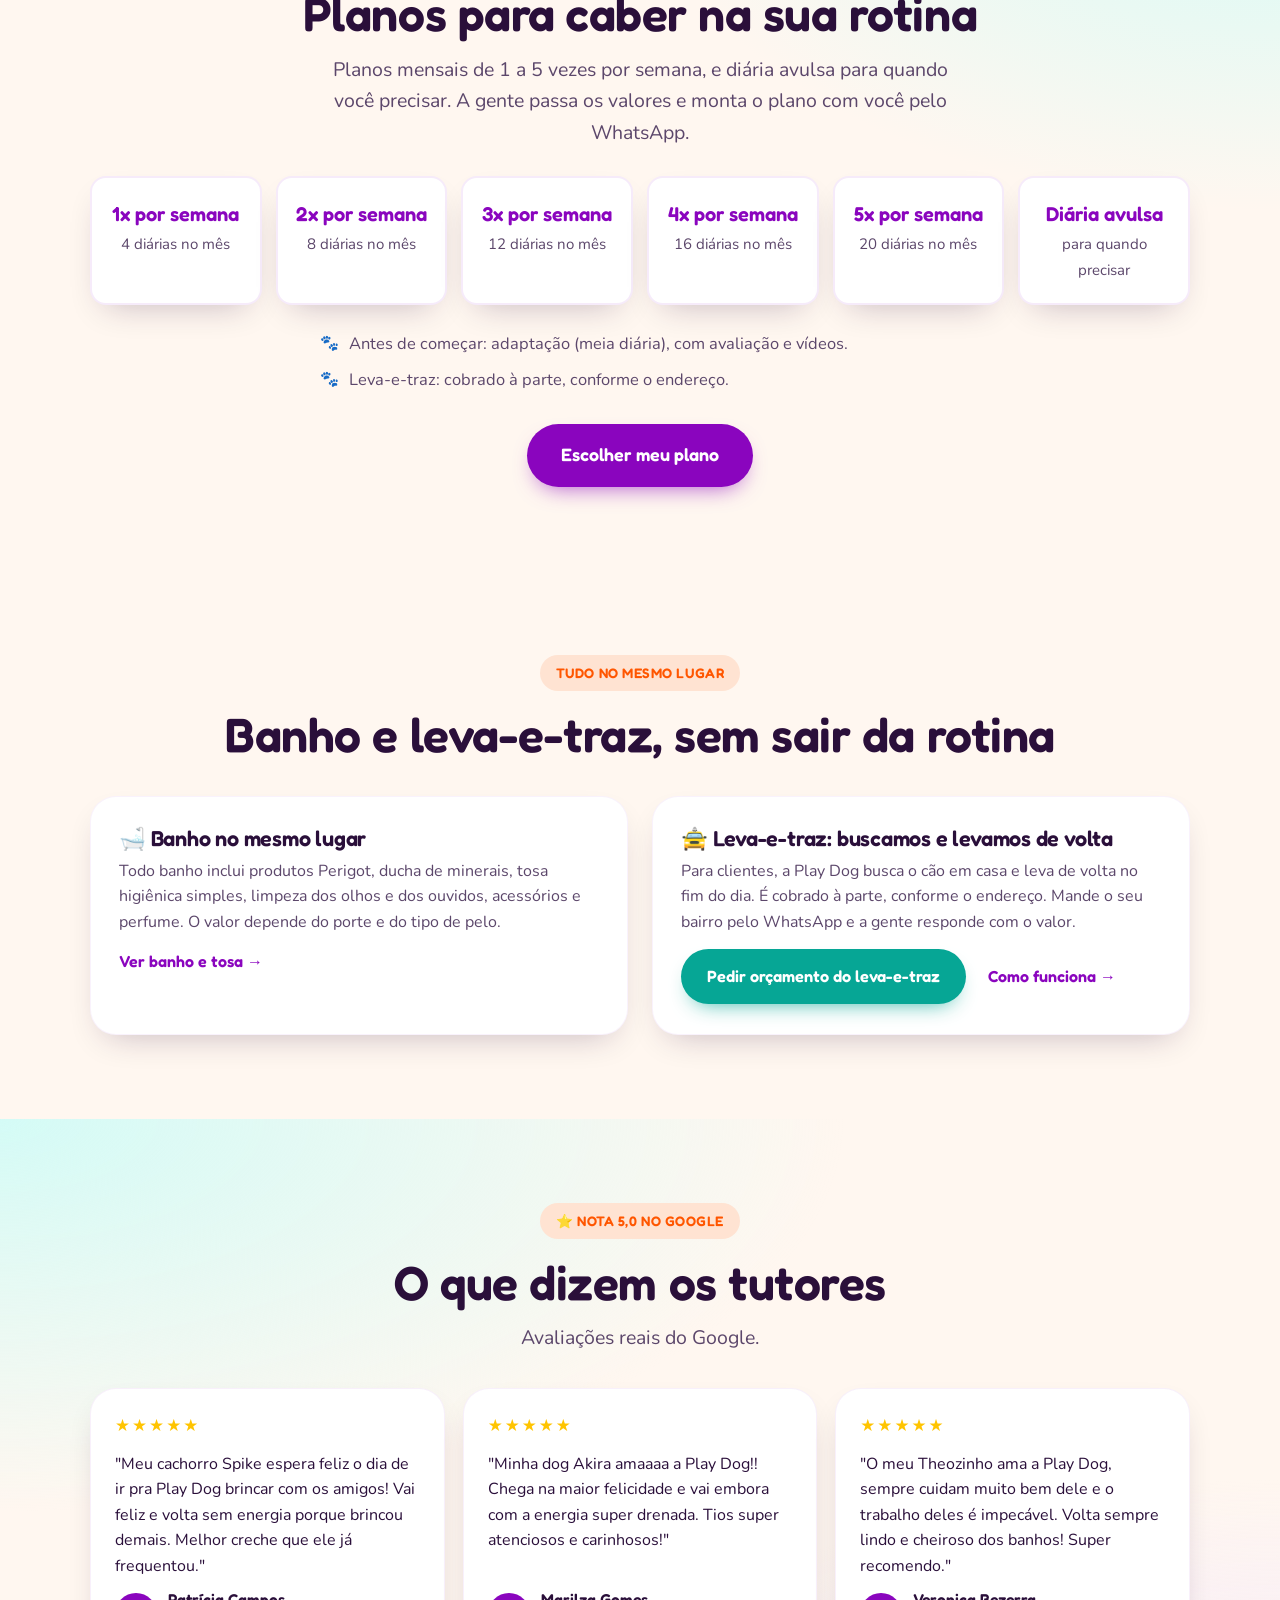
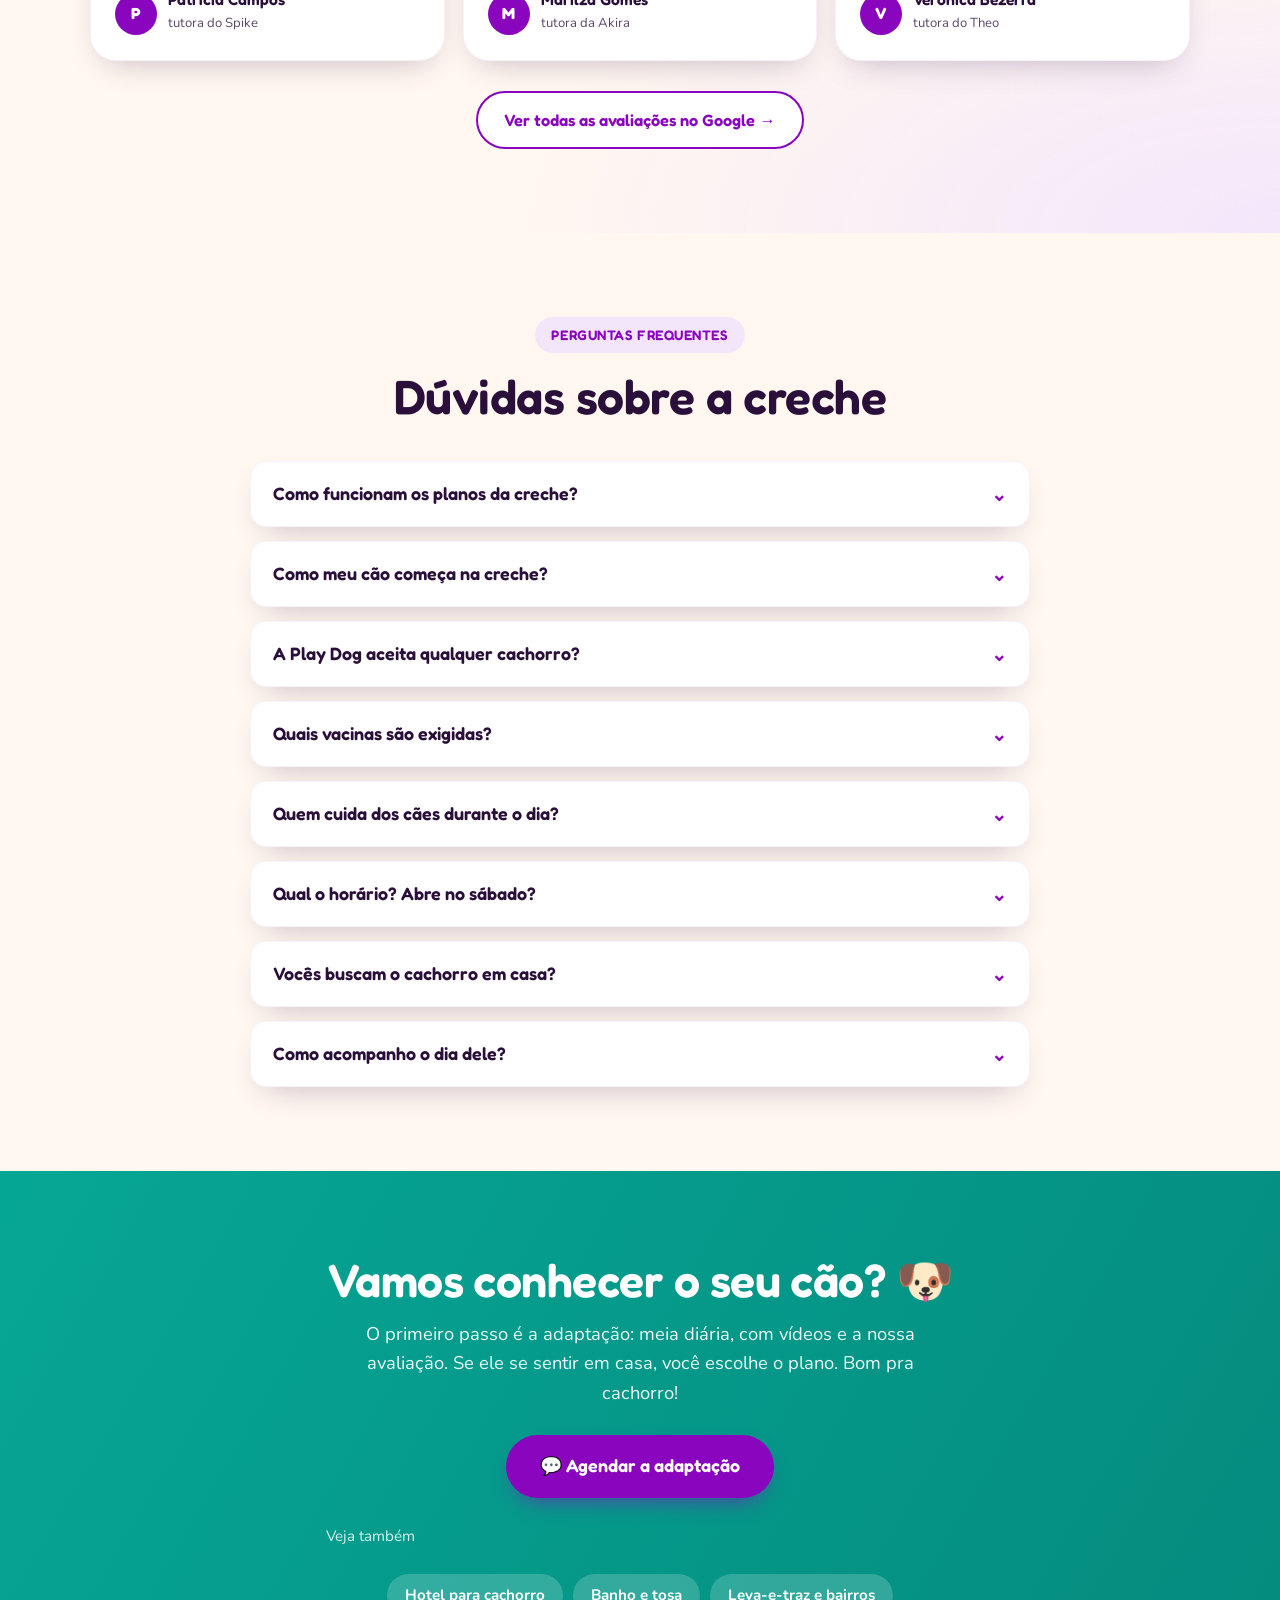
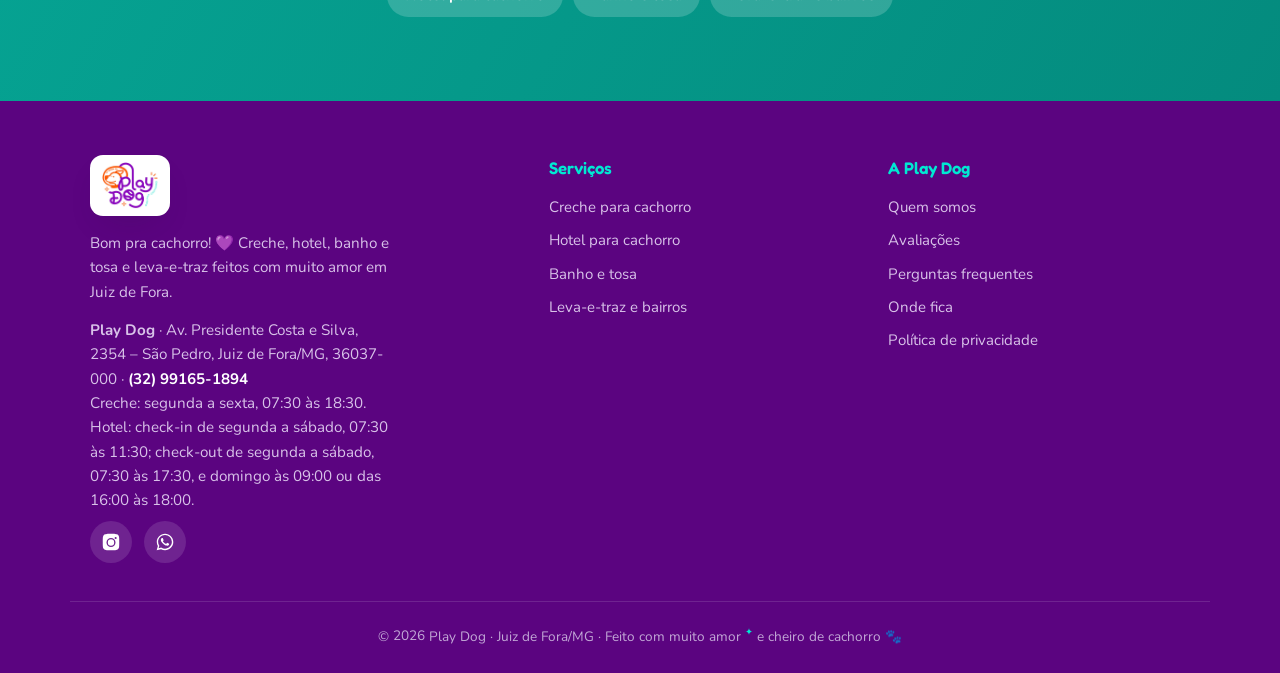
<file: creche-para-cachorro-juiz-de-fora.html>
<!DOCTYPE html>
<html lang="pt-BR">
<head>
<meta charset="UTF-8">
<meta name="viewport" content="width=device-width, initial-scale=1.0">
<!-- #gtm -->
<!-- Consent Mode v2 (LGPD): tudo negado ate o aceite no banner de cookies -->
<script>
  window.dataLayer = window.dataLayer || [];
  function gtag(){dataLayer.push(arguments);}
  gtag('consent','default',{
    'ad_storage':'denied','ad_user_data':'denied','ad_personalization':'denied',
    'analytics_storage':'denied','functionality_storage':'granted','security_storage':'granted',
    'wait_for_update':500
  });
  // >>> PASSO PARA ATIVAR A MEDICAO: crie um container gratuito no Google Tag Manager
  // (tagmanager.google.com) e cole o ID abaixo entre as aspas, ex.: 'GTM-XXXXXXX'.
  window.PLAYDOG_GTM_ID = 'GTM-M7XZMNQX';
  if (window.PLAYDOG_GTM_ID) {
    (function(w,d,s,l,i){w[l]=w[l]||[];w[l].push({'gtm.start':new Date().getTime(),event:'gtm.js'});
    var f=d.getElementsByTagName(s)[0],j=d.createElement(s),dl=l!='dataLayer'?'&l='+l:'';j.async=true;
    j.src='https://www.googletagmanager.com/gtm.js?id='+i+dl;f.parentNode.insertBefore(j,f);})(window,document,'script','dataLayer',window.PLAYDOG_GTM_ID);
  }
</script>
<!-- /gtm -->
<title>Creche para Cachorro em Juiz de Fora – São Pedro | Play Dog</title>
<meta name="description" content="Creche para cachorro em Juiz de Fora, no São Pedro. Enquanto você trabalha, ele brinca e nada na piscina. Adaptação com vídeos. Planos pelo WhatsApp.">
<meta name="robots" content="index, follow, max-image-preview:large">
<meta name="geo.region" content="BR-MG">
<meta name="geo.placename" content="Juiz de Fora">
<meta name="geo.position" content="-21.7726864;-43.380007">
<meta name="ICBM" content="-21.7726864, -43.380007">
<link rel="canonical" href="https://playdogjf.com.br/creche-para-cachorro-juiz-de-fora">

<!-- Open Graph (WhatsApp / Instagram / Facebook) -->
<meta property="og:type" content="website">
<meta property="og:locale" content="pt_BR">
<meta property="og:site_name" content="Play Dog">
<meta property="og:url" content="https://playdogjf.com.br/creche-para-cachorro-juiz-de-fora">
<meta property="og:title" content="Creche para cachorro em Juiz de Fora | Play Dog">
<meta property="og:description" content="Creche para cachorro no São Pedro, em Juiz de Fora. Enquanto você trabalha, ele brinca, nada na piscina e volta cansado e feliz.">
<meta property="og:image" content="https://playdogjf.com.br/assets/og-image-playdog.jpg">
<meta property="og:image:width" content="1200">
<meta property="og:image:height" content="630">
<meta property="og:image:alt" content="Play Dog — creche para cachorro em Juiz de Fora">
<meta name="twitter:card" content="summary_large_image">
<meta name="twitter:title" content="Creche para cachorro em Juiz de Fora | Play Dog">
<meta name="twitter:description" content="Creche para cachorro no São Pedro, em Juiz de Fora. Enquanto você trabalha, ele brinca, nada na piscina e volta cansado e feliz.">
<meta name="twitter:image" content="https://playdogjf.com.br/assets/og-image-playdog.jpg">

<!-- Favicon / PWA -->
<link rel="icon" href="/assets/favicon.ico" sizes="any">
<link rel="icon" type="image/png" sizes="32x32" href="/assets/favicon-32.png">
<link rel="apple-touch-icon" href="/assets/apple-touch-icon.png">
<link rel="manifest" href="/site.webmanifest">
<meta name="theme-color" content="#8A05BE">

<!-- Dados estruturados: serviço (sem preço) + caminho da página -->
<script type="application/ld+json">
{
  "@context": "https://schema.org",
  "@graph": [
    {
      "@type": "Service",
      "@id": "https://playdogjf.com.br/creche-para-cachorro-juiz-de-fora#servico",
      "name": "Creche para cachorro em Juiz de Fora",
      "serviceType": "Creche para cães (day care)",
      "url": "https://playdogjf.com.br/creche-para-cachorro-juiz-de-fora",
      "description": "Creche para cachorro no bairro São Pedro (Cidade Alta), em Juiz de Fora, de segunda a sexta, das 07:30 às 18:30. Planos mensais de 1 a 5 vezes por semana e diária avulsa. Todo cão começa pela adaptação, uma meia diária com avaliação de comportamento e vídeos para o tutor. Só cães dóceis e sociáveis, com vacinas exigidas. Valores e planos pelo WhatsApp.",
      "provider": {
        "@type": "LocalBusiness",
        "@id": "https://playdogjf.com.br/#business",
        "name": "Play Dog",
        "url": "https://playdogjf.com.br/",
        "telephone": "+55 32 99165-1894",
        "address": { "@type": "PostalAddress", "streetAddress": "Av. Presidente Costa e Silva, 2354 - São Pedro", "addressLocality": "Juiz de Fora", "addressRegion": "MG", "postalCode": "36037-000", "addressCountry": "BR" }
      },
      "areaServed": { "@type": "City", "name": "Juiz de Fora" },
      "hoursAvailable": [
        { "@type": "OpeningHoursSpecification", "dayOfWeek": ["Monday", "Tuesday", "Wednesday", "Thursday", "Friday"], "opens": "07:30", "closes": "18:30" }
      ]
    },
    {
      "@type": "BreadcrumbList",
      "itemListElement": [
        { "@type": "ListItem", "position": 1, "name": "Início", "item": "https://playdogjf.com.br/" },
        { "@type": "ListItem", "position": 2, "name": "Creche para cachorro", "item": "https://playdogjf.com.br/creche-para-cachorro-juiz-de-fora" }
      ]
    },
    {
      "@type": "WebPage",
      "@id": "https://playdogjf.com.br/creche-para-cachorro-juiz-de-fora#pagina",
      "url": "https://playdogjf.com.br/creche-para-cachorro-juiz-de-fora",
      "name": "Creche para Cachorro em Juiz de Fora – São Pedro | Play Dog",
      "inLanguage": "pt-BR",
      "dateModified": "2026-10-27",
      "isPartOf": { "@type": "WebSite", "@id": "https://playdogjf.com.br/#website", "url": "https://playdogjf.com.br/", "name": "Play Dog" },
      "about": { "@id": "https://playdogjf.com.br/creche-para-cachorro-juiz-de-fora#servico" }
    }
  ]
}
</script>
<!-- Perguntas frequentes: gerado a partir do texto visível da seção "Dúvidas" (mesmas palavras) -->
<script type="application/ld+json" id="faq-ld">
{
  "@context": "https://schema.org",
  "@type": "FAQPage",
  "mainEntity": [
    {
      "@type": "Question",
      "name": "Como funcionam os planos da creche?",
      "acceptedAnswer": {
        "@type": "Answer",
        "text": "A creche da Play Dog, no São Pedro, em Juiz de Fora, tem planos mensais de 1 a 5 vezes por semana e também diária avulsa. A gente passa os valores e monta o plano com você pelo WhatsApp (32) 99165-1894."
      }
    },
    {
      "@type": "Question",
      "name": "Como meu cão começa na creche?",
      "acceptedAnswer": {
        "@type": "Answer",
        "text": "Pela adaptação: uma meia diária em que a equipe observa como ele se comporta com outros cães e pessoas e manda vídeos para você. Reagindo bem, ele fica liberado para a creche nos dias que você escolher."
      }
    },
    {
      "@type": "Question",
      "name": "A Play Dog aceita qualquer cachorro?",
      "acceptedAnswer": {
        "@type": "Answer",
        "text": "Não. Só recebemos cães dóceis e sociáveis, que passam pela avaliação. Fêmeas no cio não frequentam, e machos de porte médio e grande precisam ser castrados. Isso protege o seu cão e a turma."
      }
    },
    {
      "@type": "Question",
      "name": "Quais vacinas são exigidas?",
      "acceptedAnswer": {
        "@type": "Answer",
        "text": "Antirrábica, gripe (tosse dos canis) e múltipla (V8 ou V10). Também pedimos a marca e a data do último vermífugo, ou um exame de fezes atualizado, e o controle de pulgas e carrapatos em dia."
      }
    },
    {
      "@type": "Question",
      "name": "Quem cuida dos cães durante o dia?",
      "acceptedAnswer": {
        "@type": "Answer",
        "text": "A equipe da Play Dog, com a Carol, a dona, presente no dia a dia. A turma tem supervisão o dia todo, e só entram cães que passaram pela adaptação e pela avaliação."
      }
    },
    {
      "@type": "Question",
      "name": "Qual o horário? Abre no sábado?",
      "acceptedAnswer": {
        "@type": "Answer",
        "text": "A creche funciona de segunda a sexta, das 07:30 às 18:30, na Av. Presidente Costa e Silva, 2354, São Pedro, Juiz de Fora (MG). No sábado não há creche; o hotel faz check-in e check-out."
      }
    },
    {
      "@type": "Question",
      "name": "Vocês buscam o cachorro em casa?",
      "acceptedAnswer": {
        "@type": "Answer",
        "text": "Sim. O leva-e-traz atende clientes da creche, do hotel e do banho e é cobrado à parte, conforme o endereço: mande o seu bairro pelo WhatsApp e passamos o valor."
      }
    },
    {
      "@type": "Question",
      "name": "Como acompanho o dia dele?",
      "acceptedAnswer": {
        "@type": "Answer",
        "text": "Você recebe fotos e vídeos do dia do seu cão. Na adaptação, os vídeos mostram como ele reagiu à turma e ao espaço."
      }
    }
  ]
}
</script>
<link rel="preconnect" href="https://fonts.googleapis.com">
<link rel="preconnect" href="https://fonts.gstatic.com" crossorigin>
<link href="https://fonts.googleapis.com/css2?family=Fredoka:wght@400;500;600;700&family=Nunito:ital,wght@0,400;0,500;0,600;0,700;0,800;1,500&display=swap" rel="stylesheet">
<link rel="stylesheet" href="/assets/site.css?v=20261027">
</head>
<body data-servico="creche">
<a class="skip-link" href="#conteudo">Pular para o conteúdo</a>

<!-- #cabecalho creche -->
<header>
  <div class="wrap nav">
    <a href="/" class="brand-logo" aria-label="Play Dog - início">
      <span class="logo-badge"><span class="logo-img" role="img" aria-label="Play Dog"></span></span>
    </a>
    <nav class="nav-links" id="navLinks" aria-label="Menu principal">
      <a href="/creche-para-cachorro-juiz-de-fora" aria-current="page">Creche</a>
      <a href="/hotel-para-cachorro-juiz-de-fora">Hotel</a>
      <a href="/banho-e-tosa-juiz-de-fora">Banho e tosa</a>
      <a href="/leva-e-traz-bairros-atendidos">Leva-e-traz</a>
      <a href="/#amor">Sobre nós</a>
      <a href="#duvidas">Dúvidas</a>
      <a href="#rodape">Contato</a>
    </nav>
    <div class="nav-cta">
      <a href="https://wa.me/5532991651894?text=Oi!%20Vim%20pelo%20site%20da%20Play%20Dog%20e%20quero%20agendar%20a%20adapta%C3%A7%C3%A3o%20do%20meu%20cachorro." target="_blank" rel="noopener" class="btn btn-roxo" data-cta="header" data-servico="creche" data-wa="agendar a adaptação do meu cachorro.">Agendar 🐾</a>
      <button class="menu-btn" id="menuBtn" type="button" aria-label="Abrir menu" aria-expanded="false" aria-controls="navLinks">
        <span></span><span></span><span></span>
      </button>
    </div>
  </div>
</header>
<!-- /cabecalho -->

<main id="conteudo">

<!-- ============ TOPO ============ -->
<section class="hero page-hero" id="topo">
  <div class="wrap hero-grid">
    <div class="hero-text">
      <nav class="crumbs" aria-label="Você está em"><a href="/">Início</a><span class="sep" aria-hidden="true">›</span><span aria-current="page">Creche</span></nav>
      <span class="eyebrow">🐶 Play Dog · São Pedro, Cidade Alta</span>
      <h1>Creche para cachorro em Juiz de Fora: <span class="l2">ele brinca enquanto você trabalha</span></h1>
      <span class="updated">Atualizado em 27/10/2026</span>
      <p class="sub">Ele corre no gramado, nada na piscina, faz amigos e volta pra casa cansado e feliz. Com a equipe de olho o dia todo.</p>
      <div class="hero-ctas">
        <a href="https://wa.me/5532991651894?text=Oi!%20Vim%20pelo%20site%20da%20Play%20Dog%20e%20quero%20saber%20da%20creche.%20Quero%20agendar%20a%20adapta%C3%A7%C3%A3o%20do%20meu%20c%C3%A3o." target="_blank" rel="noopener" class="btn btn-laranja btn-lg" data-cta="hero" data-servico="creche" data-wa="saber da creche." data-wa-extra="Quero agendar a adaptação do meu cão.">Agendar a adaptação</a>
        <a href="#planos" class="btn btn-ghost btn-lg">Ver os planos</a>
      </div>
      <div class="hero-chips">
        <span class="chip">⭐ Nota 5,0 no Google</span>
        <span class="chip">🎓 Só entra quem passa na avaliação</span>
        <span class="chip">📲 Fotos e vídeos do dia</span>
      </div>
    </div>
    <div class="hero-photo">
      <div class="photo-card">
        <picture><source type="image/avif" srcset="/assets/creche-spitz-no-toco.avif"><source type="image/webp" srcset="/assets/creche-spitz-no-toco.webp"><img src="/assets/creche-spitz-no-toco.jpg" alt="Spitz feliz no gramado da creche Play Dog, em Juiz de Fora" width="975" height="1300" fetchpriority="high" decoding="async"></picture>
      </div>
      <div class="float-badge fb-2"><span class="fb-emoji">🏊</span><div>Piscina<small>e gramado</small></div></div>
    </div>
  </div>
</section>

<!-- ============ PARA QUEM É ============ -->
<section class="section" id="para-quem">
  <div class="wrap split">
    <div class="text-block">
      <span class="eyebrow roxo">Para quem é</span>
      <h2 class="title">Para quem é a creche</h2>
      <ul class="list-paw">
        <li>Para o cão que passaria o dia sozinho no apartamento enquanto a família trabalha.</li>
        <li>Para o cão com energia de sobra, que precisa correr e conviver com outros cães, mesmo tendo quintal.</li>
        <li>Para quem quer rotina: hora de chegar, brincar, comer e descansar.</li>
        <li>Para quem mora ou trabalha na Cidade Alta. Estamos na Av. Presidente Costa e Silva, 2354, no São Pedro, perto de Granville, Spinaville, Portal da Torre e Aeroporto. Mora mais longe? Pergunte pelo leva-e-traz.</li>
      </ul>
      <p>A creche é para cães dóceis e sociáveis. Por isso, todo cão começa por uma avaliação.</p>
    </div>
    <div class="split-photo">
      <picture><source type="image/avif" srcset="/assets/creche-tres-spitz-gramado.avif"><source type="image/webp" srcset="/assets/creche-tres-spitz-gramado.webp"><img src="/assets/creche-tres-spitz-gramado.jpg" alt="Três Spitz brincando no gramado da creche Play Dog, no São Pedro" width="975" height="1300" loading="lazy" decoding="async"></picture>
    </div>
  </div>
</section>

<!-- ============ COMO COMEÇAR ============ -->
<section class="section amor" id="como-comecar">
  <div class="wrap center">
    <span class="eyebrow">Como funciona</span>
    <h2 class="title">Como começar, em 3 passos</h2>
  </div>
  <div class="wrap">
    <div class="steps">
      <div class="step"><span class="num">1</span><h3>Adaptação</h3><p>Seu cão passa meio período com a turma (meia diária). A equipe observa como ele reage aos outros cães, às pessoas e ao espaço, e você recebe vídeos.</p></div>
      <div class="step"><span class="num">2</span><h3>Avaliação</h3><p>No fim, contamos como foi: se ele ficou à vontade, com quem brincou e o que merece atenção. Reagindo bem, ele está liberado.</p></div>
      <div class="step"><span class="num">3</span><h3>Plano</h3><p>Você escolhe quantos dias por semana ele vem, e combinamos os dias. Se quiser, incluímos o leva-e-traz, cobrado à parte, conforme o endereço.</p></div>
    </div>
    <p class="note">📋 No dia da adaptação, traga a carteira de vacinação e a marca e a data do último vermífugo.</p>
  </div>
</section>

<!-- ============ UM DIA NA CRECHE ============ -->
<section class="section" id="rotina">
  <div class="wrap split reverse">
    <div class="text-block">
      <span class="eyebrow laranja">Rotina</span>
      <h2 class="title">Um dia na Play Dog</h2>
      <table class="info-table">
        <thead><tr><th scope="col">Quando</th><th scope="col">O que acontece</th></tr></thead>
        <tbody>
          <tr><td>07:30</td><td data-label="O que acontece">Chegada. Recebemos cada cão, vemos se está tudo bem e anotamos os recados do dia: remédio, refeição, algum cuidado especial.</td></tr>
          <tr><td>Manhã</td><td data-label="O que acontece">A turma vai para o gramado, com troncos e obstáculos para explorar.</td></tr>
          <tr><td>Piscina</td><td data-label="O que acontece">Piscina com chafariz, para quem gosta de água. Ninguém é obrigado a entrar.</td></tr>
          <tr><td>Almoço</td><td data-label="O que acontece">Refeição e remédio de quem precisa, como você indicar. Depois, soneca nas caminhas e no sofá.</td></tr>
          <tr><td>Tarde</td><td data-label="O que acontece">Nova rodada de brincadeiras, mais calma para quem prefere sossego.</td></tr>
          <tr><td>O dia todo</td><td data-label="O que acontece">Fotos e vídeos para você acompanhar.</td></tr>
          <tr><td>Até 18:30</td><td data-label="O que acontece">Saída: você busca, ou o leva-e-traz entrega em casa.</td></tr>
        </tbody>
      </table>
      <p>O que os tutores mais contam nas avaliações: ele vai feliz e volta sem energia de tanto brincar.</p>
    </div>
    <div class="split-photo">
      <picture><source type="image/avif" srcset="/assets/creche-spitz-oculos-boia.avif"><source type="image/webp" srcset="/assets/creche-spitz-oculos-boia.webp"><img src="/assets/creche-spitz-oculos-boia.jpg" alt="Spitz de óculos escuros na boia, ao lado da piscina da creche Play Dog" width="900" height="1200" loading="lazy" decoding="async"></picture>
    </div>
  </div>
</section>

<!-- ============ SEGURANÇA ============ -->
<section class="section galeria" id="seguranca">
  <div class="wrap split">
    <div class="text-block">
      <span class="eyebrow roxo">Segurança e regras</span>
      <h2 class="title">Segurança vem antes da brincadeira</h2>
      <ul class="list-paw">
        <li>Só entram cães dóceis e sociáveis, depois da adaptação e da avaliação.</li>
        <li>Vacinas obrigatórias: antirrábica, gripe (tosse dos canis) e múltipla (V8 ou V10).</li>
        <li>Vermífugo informado (marca e data) ou exame de fezes atualizado.</li>
        <li>Controle de pulgas, carrapatos e vermes sempre em dia.</li>
        <li>Fêmeas no cio não frequentam.</li>
        <li>Machos de porte médio e grande, só castrados.</li>
        <li>Equipe de olho na turma o dia todo.</li>
      </ul>
      <p>As regras valem para todos, sem exceção. São elas que deixam a brincadeira tranquila para o seu cão e para a turma.</p>
    </div>
    <div class="split-photo">
      <picture><source type="image/avif" srcset="/assets/creche-turma-arquibancada.avif"><source type="image/webp" srcset="/assets/creche-turma-arquibancada.webp"><img src="/assets/creche-turma-arquibancada.jpg" alt="Turma de cães dóceis da creche Play Dog reunida na arquibancada" width="900" height="1200" loading="lazy" decoding="async"></picture>
    </div>
  </div>
</section>

<!-- ============ QUEM CUIDA ============ -->
<section class="section" id="quem-cuida">
  <div class="wrap split reverse">
    <div class="text-block">
      <span class="eyebrow">Quem cuida da turma</span>
      <h2 class="title">Quem cuida da turma: Carol 💜</h2>
      <p>A Carol, dona da Play Dog, é médica-veterinária e cuida de cães desde quando começou a recebê-los na casa dos pais. Hoje ela está no dia a dia da creche, junto com a equipe.</p>
      <p>É ela quem define as regras da casa: vacinas exigidas, vermífugo, cio e castração.</p>
    </div>
    <div class="split-photo">
      <picture><source type="image/avif" srcset="/assets/creche-chihuahua-picole.avif"><source type="image/webp" srcset="/assets/creche-chihuahua-picole.webp"><img src="/assets/creche-chihuahua-picole.jpg" alt="Chihuahua ganhando picolé de cachorro na creche Play Dog" width="900" height="1200" loading="lazy" decoding="async"></picture>
    </div>
  </div>
</section>

<!-- ============ PLANOS ============ -->
<section class="section amor" id="planos">
  <div class="wrap center">
    <span class="eyebrow">Planos da creche</span>
    <h2 class="title">Planos para caber na sua rotina</h2>
    <p class="lead">Planos mensais de 1 a 5 vezes por semana, e diária avulsa para quando você precisar. A gente passa os valores e monta o plano com você pelo WhatsApp.</p>
  </div>
  <div class="wrap">
    <div class="plan-grid">
      <div class="plan"><b>1x por semana</b><span>4 diárias no mês</span></div>
      <div class="plan"><b>2x por semana</b><span>8 diárias no mês</span></div>
      <div class="plan"><b>3x por semana</b><span>12 diárias no mês</span></div>
      <div class="plan"><b>4x por semana</b><span>16 diárias no mês</span></div>
      <div class="plan"><b>5x por semana</b><span>20 diárias no mês</span></div>
      <div class="plan"><b>Diária avulsa</b><span>para quando precisar</span></div>
    </div>
    <ul class="list-paw" style="max-width:640px;margin:26px auto 0">
      <li>Antes de começar: adaptação (meia diária), com avaliação e vídeos.</li>
      <li>Leva-e-traz: cobrado à parte, conforme o endereço.</li>
    </ul>
    <div class="center-cta">
      <a href="https://wa.me/5532991651894?text=Oi!%20Vim%20pelo%20site%20da%20Play%20Dog%20e%20quero%20saber%20da%20creche.%20Qual%20plano%20combina%20com%20a%20rotina%20do%20meu%20c%C3%A3o%3F" target="_blank" rel="noopener" class="btn btn-roxo btn-lg" data-cta="planos" data-servico="creche" data-wa="saber da creche." data-wa-extra="Qual plano combina com a rotina do meu cão?">Escolher meu plano</a>
    </div>
  </div>
</section>

<!-- ============ BANHO + LEVA-E-TRAZ ============ -->
<section class="section" id="mesmo-lugar">
  <div class="wrap center">
    <span class="eyebrow laranja">Tudo no mesmo lugar</span>
    <h2 class="title">Banho e leva-e-traz, sem sair da rotina</h2>
  </div>
  <div class="wrap two-col">
    <div class="box">
      <h3>🛁 Banho no mesmo lugar</h3>
      <p>Todo banho inclui produtos Perigot, ducha de minerais, tosa higiênica simples, limpeza dos olhos e dos ouvidos, acessórios e perfume. O valor depende do porte e do tipo de pelo.</p>
      <p style="margin-top:14px"><a class="card-link" href="/banho-e-tosa-juiz-de-fora" style="font-family:'Fredoka';font-weight:600;color:var(--roxo)">Ver banho e tosa →</a></p>
    </div>
    <div class="box">
      <h3>🚖 Leva-e-traz: buscamos e levamos de volta</h3>
      <p>Para clientes, a Play Dog busca o cão em casa e leva de volta no fim do dia. É cobrado à parte, conforme o endereço. Mande o seu bairro pelo WhatsApp e a gente responde com o valor.</p>
      <div class="card-actions" style="margin-top:14px">
        <a href="https://wa.me/5532991651894?text=Oi!%20Vim%20pelo%20site%20da%20Play%20Dog%20e%20quero%20saber%20da%20creche%20com%20leva-e-traz.%20Meu%20bairro%20%C3%A9%3A" target="_blank" rel="noopener" class="btn btn-turq" data-cta="leva-e-traz" data-servico="creche" data-wa="saber da creche com leva-e-traz." data-wa-extra="Meu bairro é:">Pedir orçamento do leva-e-traz</a>
        <a class="card-link" href="/leva-e-traz-bairros-atendidos" style="font-family:'Fredoka';font-weight:600;color:var(--roxo)">Como funciona →</a>
      </div>
    </div>
  </div>
</section>

<!-- ============ AVALIAÇÕES ============ -->
<section class="section reviews" id="avaliacoes">
  <div class="wrap center">
    <span class="eyebrow laranja">⭐ Nota 5,0 no Google</span>
    <h2 class="title">O que dizem os tutores</h2>
    <p class="lead">Avaliações reais do Google.</p>
  </div>
  <div class="wrap">
    <div class="rev-cards">
      <article class="rev-card">
        <div class="rev-stars" aria-label="5 de 5 estrelas">★★★★★</div>
        <p>"Meu cachorro Spike espera feliz o dia de ir pra Play Dog brincar com os amigos! Vai feliz e volta sem energia porque brincou demais. Melhor creche que ele já frequentou."</p>
        <div class="rev-author"><span class="rev-avatar" aria-hidden="true">P</span><span><b>Patrícia Campos</b><small>tutora do Spike</small></span></div>
      </article>
      <article class="rev-card">
        <div class="rev-stars" aria-label="5 de 5 estrelas">★★★★★</div>
        <p>"Minha dog Akira amaaaa a Play Dog!! Chega na maior felicidade e vai embora com a energia super drenada. Tios super atenciosos e carinhosos!"</p>
        <div class="rev-author"><span class="rev-avatar" aria-hidden="true">M</span><span><b>Marilza Gomes</b><small>tutora da Akira</small></span></div>
      </article>
      <article class="rev-card">
        <div class="rev-stars" aria-label="5 de 5 estrelas">★★★★★</div>
        <p>"O meu Theozinho ama a Play Dog, sempre cuidam muito bem dele e o trabalho deles é impecável. Volta sempre lindo e cheiroso dos banhos! Super recomendo."</p>
        <div class="rev-author"><span class="rev-avatar" aria-hidden="true">V</span><span><b>Veronica Bezerra</b><small>tutora do Theo</small></span></div>
      </article>
    </div>
    <div class="center-cta">
      <a class="btn btn-ghost" href="https://share.google/9OffLM1AnfV3J0Pu3" target="_blank" rel="noopener" data-cta="google-reviews">Ver todas as avaliações no Google →</a>
    </div>
  </div>
</section>

<!-- ============ DÚVIDAS (o código FAQPage repete este texto) ============ -->
<section class="section" id="duvidas">
  <div class="wrap center">
    <span class="eyebrow roxo">Perguntas frequentes</span>
    <h2 class="title">Dúvidas sobre a creche</h2>
  </div>
  <div class="wrap">
    <div class="acc faq">
      <div class="acc-item">
        <button class="acc-head" type="button"><span class="q">Como funcionam os planos da creche?</span> <span class="chev">⌄</span></button>
        <div class="acc-body"><div class="acc-body-inner"><p class="a">A creche da Play Dog, no São Pedro, em Juiz de Fora, tem planos mensais de 1 a 5 vezes por semana e também diária avulsa. A gente passa os valores e monta o plano com você pelo WhatsApp (32) 99165-1894.</p></div></div>
      </div>
      <div class="acc-item">
        <button class="acc-head" type="button"><span class="q">Como meu cão começa na creche?</span> <span class="chev">⌄</span></button>
        <div class="acc-body"><div class="acc-body-inner"><p class="a">Pela adaptação: uma meia diária em que a equipe observa como ele se comporta com outros cães e pessoas e manda vídeos para você. Reagindo bem, ele fica liberado para a creche nos dias que você escolher.</p></div></div>
      </div>
      <div class="acc-item">
        <button class="acc-head" type="button"><span class="q">A Play Dog aceita qualquer cachorro?</span> <span class="chev">⌄</span></button>
        <div class="acc-body"><div class="acc-body-inner"><p class="a">Não. Só recebemos cães dóceis e sociáveis, que passam pela avaliação. Fêmeas no cio não frequentam, e machos de porte médio e grande precisam ser castrados. Isso protege o seu cão e a turma.</p></div></div>
      </div>
      <div class="acc-item">
        <button class="acc-head" type="button"><span class="q">Quais vacinas são exigidas?</span> <span class="chev">⌄</span></button>
        <div class="acc-body"><div class="acc-body-inner"><p class="a">Antirrábica, gripe (tosse dos canis) e múltipla (V8 ou V10). Também pedimos a marca e a data do último vermífugo, ou um exame de fezes atualizado, e o controle de pulgas e carrapatos em dia.</p></div></div>
      </div>
      <div class="acc-item">
        <button class="acc-head" type="button"><span class="q">Quem cuida dos cães durante o dia?</span> <span class="chev">⌄</span></button>
        <div class="acc-body"><div class="acc-body-inner"><p class="a">A equipe da Play Dog, com a Carol, a dona, presente no dia a dia. A turma tem supervisão o dia todo, e só entram cães que passaram pela adaptação e pela avaliação.</p></div></div>
      </div>
      <div class="acc-item">
        <button class="acc-head" type="button"><span class="q">Qual o horário? Abre no sábado?</span> <span class="chev">⌄</span></button>
        <div class="acc-body"><div class="acc-body-inner"><p class="a">A creche funciona de segunda a sexta, das 07:30 às 18:30, na Av. Presidente Costa e Silva, 2354, São Pedro, Juiz de Fora (MG). No sábado não há creche; o hotel faz check-in e check-out.</p></div></div>
      </div>
      <div class="acc-item">
        <button class="acc-head" type="button"><span class="q">Vocês buscam o cachorro em casa?</span> <span class="chev">⌄</span></button>
        <div class="acc-body"><div class="acc-body-inner"><p class="a">Sim. O leva-e-traz atende clientes da creche, do hotel e do banho e é cobrado à parte, conforme o endereço: mande o seu bairro pelo WhatsApp e passamos o valor.</p></div></div>
      </div>
      <div class="acc-item">
        <button class="acc-head" type="button"><span class="q">Como acompanho o dia dele?</span> <span class="chev">⌄</span></button>
        <div class="acc-body"><div class="acc-body-inner"><p class="a">Você recebe fotos e vídeos do dia do seu cão. Na adaptação, os vídeos mostram como ele reagiu à turma e ao espaço.</p></div></div>
      </div>
    </div>
  </div>
</section>

<!-- ============ CHAMADA FINAL ============ -->
<section class="section cta-agendar" id="agendar">
  <div class="wrap">
    <h2>Vamos conhecer o seu cão? 🐶</h2>
    <p>O primeiro passo é a adaptação: meia diária, com vídeos e a nossa avaliação. Se ele se sentir em casa, você escolhe o plano. Bom pra cachorro!</p>
    <div class="btn-row">
      <a href="https://wa.me/5532991651894?text=Oi!%20Vim%20pelo%20site%20da%20Play%20Dog%20e%20quero%20saber%20da%20creche.%20Quero%20agendar%20a%20adapta%C3%A7%C3%A3o%20do%20meu%20c%C3%A3o." target="_blank" rel="noopener" class="btn btn-roxo btn-lg" data-cta="cta-final" data-servico="creche" data-wa="saber da creche." data-wa-extra="Quero agendar a adaptação do meu cão.">💬 Agendar a adaptação</a>
    </div>
    <p class="see-also-label">Veja também</p>
    <div class="see-also">
      <a href="/hotel-para-cachorro-juiz-de-fora">Hotel para cachorro</a>
      <a href="/banho-e-tosa-juiz-de-fora">Banho e tosa</a>
      <a href="/leva-e-traz-bairros-atendidos">Leva-e-traz e bairros</a>
    </div>
  </div>
</section>

</main>

<!-- #rodape -->
<footer id="rodape">
  <div class="wrap foot-grid">
    <div class="foot-brand">
      <div class="foot-logo-wrap">
        <a href="/" aria-label="Play Dog - início"><span class="logo-badge"><span class="logo-img lg" role="img" aria-label="Play Dog"></span></span></a>
      </div>
      <p>Bom pra cachorro! 💜 Creche, hotel, banho e tosa e leva-e-traz feitos com muito amor em Juiz de Fora.</p>
      <p class="foot-nap"><b>Play Dog</b> · Av. Presidente Costa e Silva, 2354 – São Pedro, Juiz de Fora/MG, 36037-000 · <a href="https://wa.me/5532991651894?text=Oi!%20Vim%20pelo%20site%20da%20Play%20Dog%20e%20quero%20falar%20com%20a%20Play%20Dog." target="_blank" rel="noopener" data-cta="rodape" data-servico="geral" data-wa="falar com a Play Dog.">(32) 99165-1894</a><br>Creche: segunda a sexta, 07:30 às 18:30.<br>Hotel: check-in de segunda a sábado, 07:30 às 11:30; check-out de segunda a sábado, 07:30 às 17:30, e domingo às 09:00 ou das 16:00 às 18:00.</p>
      <div class="socials">
        <a href="https://www.instagram.com/playdogjf/" target="_blank" rel="noopener" aria-label="Instagram">
          <svg viewBox="0 0 24 24" fill="#fff"><path d="M12 2.2c3.2 0 3.6 0 4.9.07 1.17.05 1.8.25 2.23.41.56.22.96.48 1.38.9.42.42.68.82.9 1.38.16.42.36 1.06.41 2.23.06 1.27.07 1.65.07 4.85s0 3.58-.07 4.85c-.05 1.17-.25 1.8-.41 2.23-.22.56-.48.96-.9 1.38-.42.42-.82.68-1.38.9-.42.16-1.06.36-2.23.41-1.27.06-1.65.07-4.9.07s-3.63 0-4.9-.07c-1.17-.05-1.8-.25-2.23-.41a3.7 3.7 0 0 1-1.38-.9 3.7 3.7 0 0 1-.9-1.38c-.16-.42-.36-1.06-.41-2.23-.06-1.27-.07-1.65-.07-4.85s.01-3.58.07-4.85c.05-1.17.25-1.8.41-2.23.22-.56.48-.96.9-1.38.42-.42.82-.68 1.38-.9.42-.16 1.06-.36 2.23-.41C8.4 2.2 8.8 2.2 12 2.2zm0 4.96a5.42 5.42 0 1 0 0 10.84 5.42 5.42 0 0 0 0-10.84zm0 1.62a3.8 3.8 0 1 1 0 7.6 3.8 3.8 0 0 1 0-7.6zm5.6-2.9a1.27 1.27 0 1 0 0 2.54 1.27 1.27 0 0 0 0-2.54z"/></svg>
        </a>
        <a href="https://wa.me/5532991651894?text=Oi!%20Vim%20pelo%20site%20da%20Play%20Dog%20e%20quero%20falar%20com%20a%20Play%20Dog." target="_blank" rel="noopener" aria-label="WhatsApp" data-cta="rodape" data-servico="geral" data-wa="falar com a Play Dog.">
          <svg viewBox="0 0 24 24" fill="#fff"><path d="M12.04 2C6.58 2 2.13 6.45 2.13 11.9c0 1.76.46 3.45 1.32 4.95L2 22l5.28-1.38a9.9 9.9 0 0 0 4.76 1.21h.01c5.46 0 9.9-4.45 9.9-9.9C21.95 6.45 17.5 2 12.04 2zm0 18.02c-1.5 0-2.96-.4-4.24-1.16l-.3-.18-3.13.82.84-3.05-.2-.31a8.2 8.2 0 0 1-1.26-4.36c0-4.54 3.7-8.23 8.25-8.23 2.2 0 4.27.86 5.82 2.42a8.18 8.18 0 0 1 2.42 5.82c0 4.54-3.7 8.23-8.25 8.23zm4.52-6.16c-.25-.12-1.47-.72-1.69-.8-.23-.09-.39-.13-.56.12-.16.25-.64.8-.78.97-.14.16-.29.18-.54.06-.25-.12-1.05-.39-1.99-1.23-.74-.66-1.23-1.47-1.38-1.72-.14-.25-.01-.38.11-.5.11-.11.25-.29.37-.43.13-.14.17-.25.25-.41.08-.16.04-.31-.02-.43-.06-.12-.56-1.34-.76-1.84-.2-.48-.4-.42-.56-.43h-.48c-.16 0-.43.06-.65.31-.22.25-.85.84-.85 2.05s.87 2.38.99 2.54c.12.16 1.71 2.61 4.15 3.66.58.25 1.03.4 1.39.51.58.19 1.11.16 1.53.1.47-.07 1.47-.6 1.68-1.18.21-.58.21-1.07.14-1.18-.06-.11-.22-.17-.47-.29z"/></svg>
        </a>
      </div>
    </div>
    <div class="foot-col">
      <h5>Serviços</h5>
      <a href="/creche-para-cachorro-juiz-de-fora">Creche para cachorro</a>
      <a href="/hotel-para-cachorro-juiz-de-fora">Hotel para cachorro</a>
      <a href="/banho-e-tosa-juiz-de-fora">Banho e tosa</a>
      <a href="/leva-e-traz-bairros-atendidos">Leva-e-traz e bairros</a>
    </div>
    <div class="foot-col">
      <h5>A Play Dog</h5>
      <a href="/#amor">Quem somos</a>
      <a href="/#avaliacoes">Avaliações</a>
      <a href="/#duvidas">Perguntas frequentes</a>
      <a href="/#contato">Onde fica</a>
      <a href="/politica-de-privacidade">Política de privacidade</a>
    </div>
  </div>
  <div class="wrap foot-bottom">
    © <span id="ano"></span> Play Dog · Juiz de Fora/MG · Feito com muito amor <span class="spark">✦</span> e cheiro de cachorro 🐾
  </div>
</footer>
<!-- /rodape -->

<!-- #flutuantes creche -->
<div class="floaters">
  <a href="https://wa.me/5532991651894?text=Oi!%20Vim%20pelo%20site%20da%20Play%20Dog%20e%20quero%20saber%20da%20creche." target="_blank" rel="noopener" class="fab wa" aria-label="WhatsApp" data-cta="flutuante" data-servico="creche" data-wa="saber da creche.">
    <svg viewBox="0 0 24 24"><path d="M12.04 2C6.58 2 2.13 6.45 2.13 11.9c0 1.76.46 3.45 1.32 4.95L2 22l5.28-1.38a9.9 9.9 0 0 0 4.76 1.21h.01c5.46 0 9.9-4.45 9.9-9.9C21.95 6.45 17.5 2 12.04 2zm0 18.02c-1.5 0-2.96-.4-4.24-1.16l-.3-.18-3.13.82.84-3.05-.2-.31a8.2 8.2 0 0 1-1.26-4.36c0-4.54 3.7-8.23 8.25-8.23 2.2 0 4.27.86 5.82 2.42a8.18 8.18 0 0 1 2.42 5.82c0 4.54-3.7 8.23-8.25 8.23zm4.52-6.16c-.25-.12-1.47-.72-1.69-.8-.23-.09-.39-.13-.56.12-.16.25-.64.8-.78.97-.14.16-.29.18-.54.06-.25-.12-1.05-.39-1.99-1.23-.74-.66-1.23-1.47-1.38-1.72-.14-.25-.01-.38.11-.5.11-.11.25-.29.37-.43.13-.14.17-.25.25-.41.08-.16.04-.31-.02-.43-.06-.12-.56-1.34-.76-1.84-.2-.48-.4-.42-.56-.43h-.48c-.16 0-.43.06-.65.31-.22.25-.85.84-.85 2.05s.87 2.38.99 2.54c.12.16 1.71 2.61 4.15 3.66.58.25 1.03.4 1.39.51.58.19 1.11.16 1.53.1.47-.07 1.47-.6 1.68-1.18.21-.58.21-1.07.14-1.18-.06-.11-.22-.17-.47-.29z"/></svg>
  </a>
  <a href="https://www.instagram.com/playdogjf/" target="_blank" rel="noopener" class="fab ig" aria-label="Instagram">
    <svg viewBox="0 0 24 24"><path d="M12 2.2c3.2 0 3.6 0 4.9.07 1.17.05 1.8.25 2.23.41.56.22.96.48 1.38.9.42.42.68.82.9 1.38.16.42.36 1.06.41 2.23.06 1.27.07 1.65.07 4.85s0 3.58-.07 4.85c-.05 1.17-.25 1.8-.41 2.23-.22.56-.48.96-.9 1.38-.42.42-.82.68-1.38.9-.42.16-1.06.36-2.23.41-1.27.06-1.65.07-4.9.07s-3.63 0-4.9-.07c-1.17-.05-1.8-.25-2.23-.41a3.7 3.7 0 0 1-1.38-.9 3.7 3.7 0 0 1-.9-1.38c-.16-.42-.36-1.06-.41-2.23-.06-1.27-.07-1.65-.07-4.85s.01-3.58.07-4.85c.05-1.17.25-1.8.41-2.23.22-.56.48-.96.9-1.38.42-.42.82-.68 1.38-.9.42-.16 1.06-.36 2.23-.41C8.4 2.2 8.8 2.2 12 2.2zm0 4.96a5.42 5.42 0 1 0 0 10.84 5.42 5.42 0 0 0 0-10.84zm0 1.62a3.8 3.8 0 1 1 0 7.6 3.8 3.8 0 0 1 0-7.6zm5.6-2.9a1.27 1.27 0 1 0 0 2.54 1.27 1.27 0 0 0 0-2.54z"/></svg>
  </a>
</div>
<!-- /flutuantes -->

<!-- #cookies -->
<div class="cookie-banner" id="cookieBanner" role="dialog" aria-label="Aviso de cookies">
  <p>Usamos cookies pra entender como o site é usado e melhorar sua experiência. Você pode aceitar ou recusar — os não essenciais só ligam após o aceite. <a href="/politica-de-privacidade">Saiba mais</a>.</p>
  <div class="ck-actions">
    <button class="btn btn-ghost-sm" id="ckReject" type="button">Recusar</button>
    <button class="btn btn-roxo" id="ckAccept" type="button">Aceitar</button>
  </div>
</div>
<!-- /cookies -->

<script src="/assets/site.js?v=20261027" defer></script>
<script src="/assets/whatsapp-origem.js?v=20261027" defer></script>
</body>
</html>
</file>
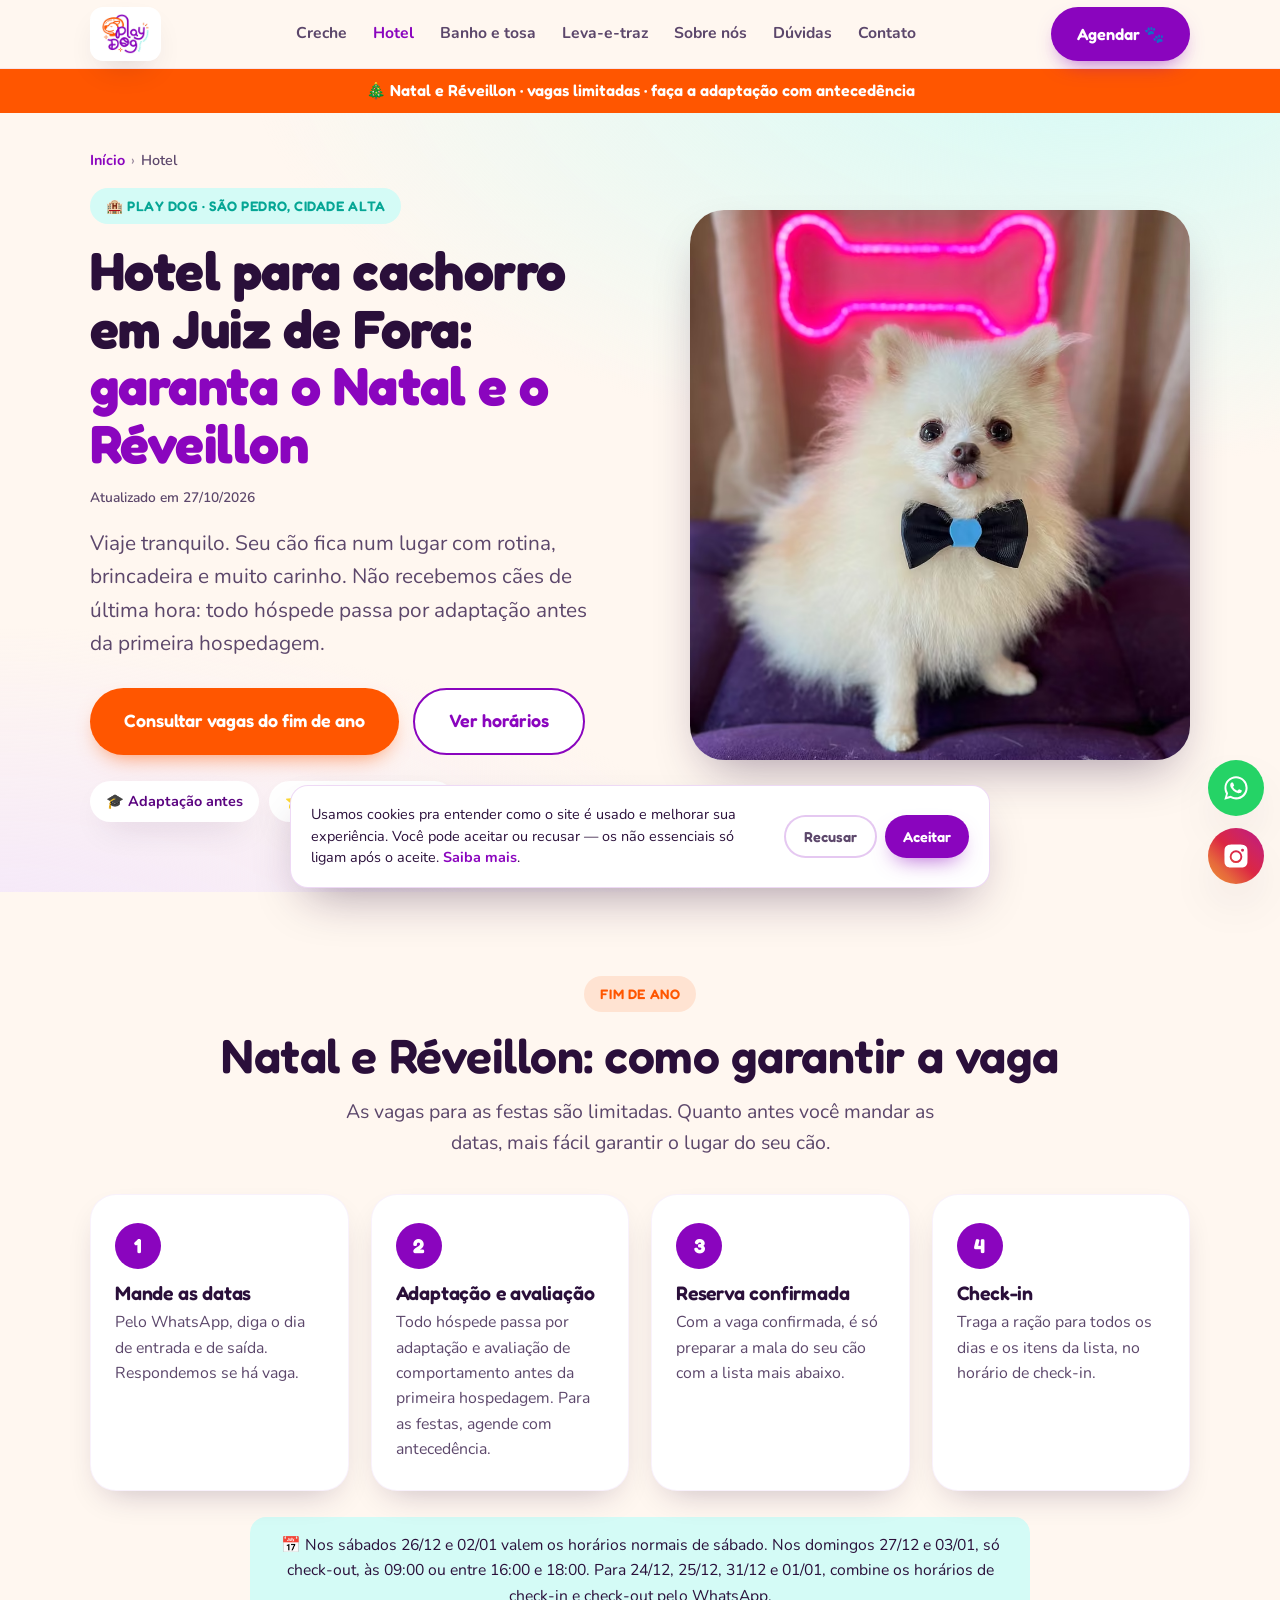
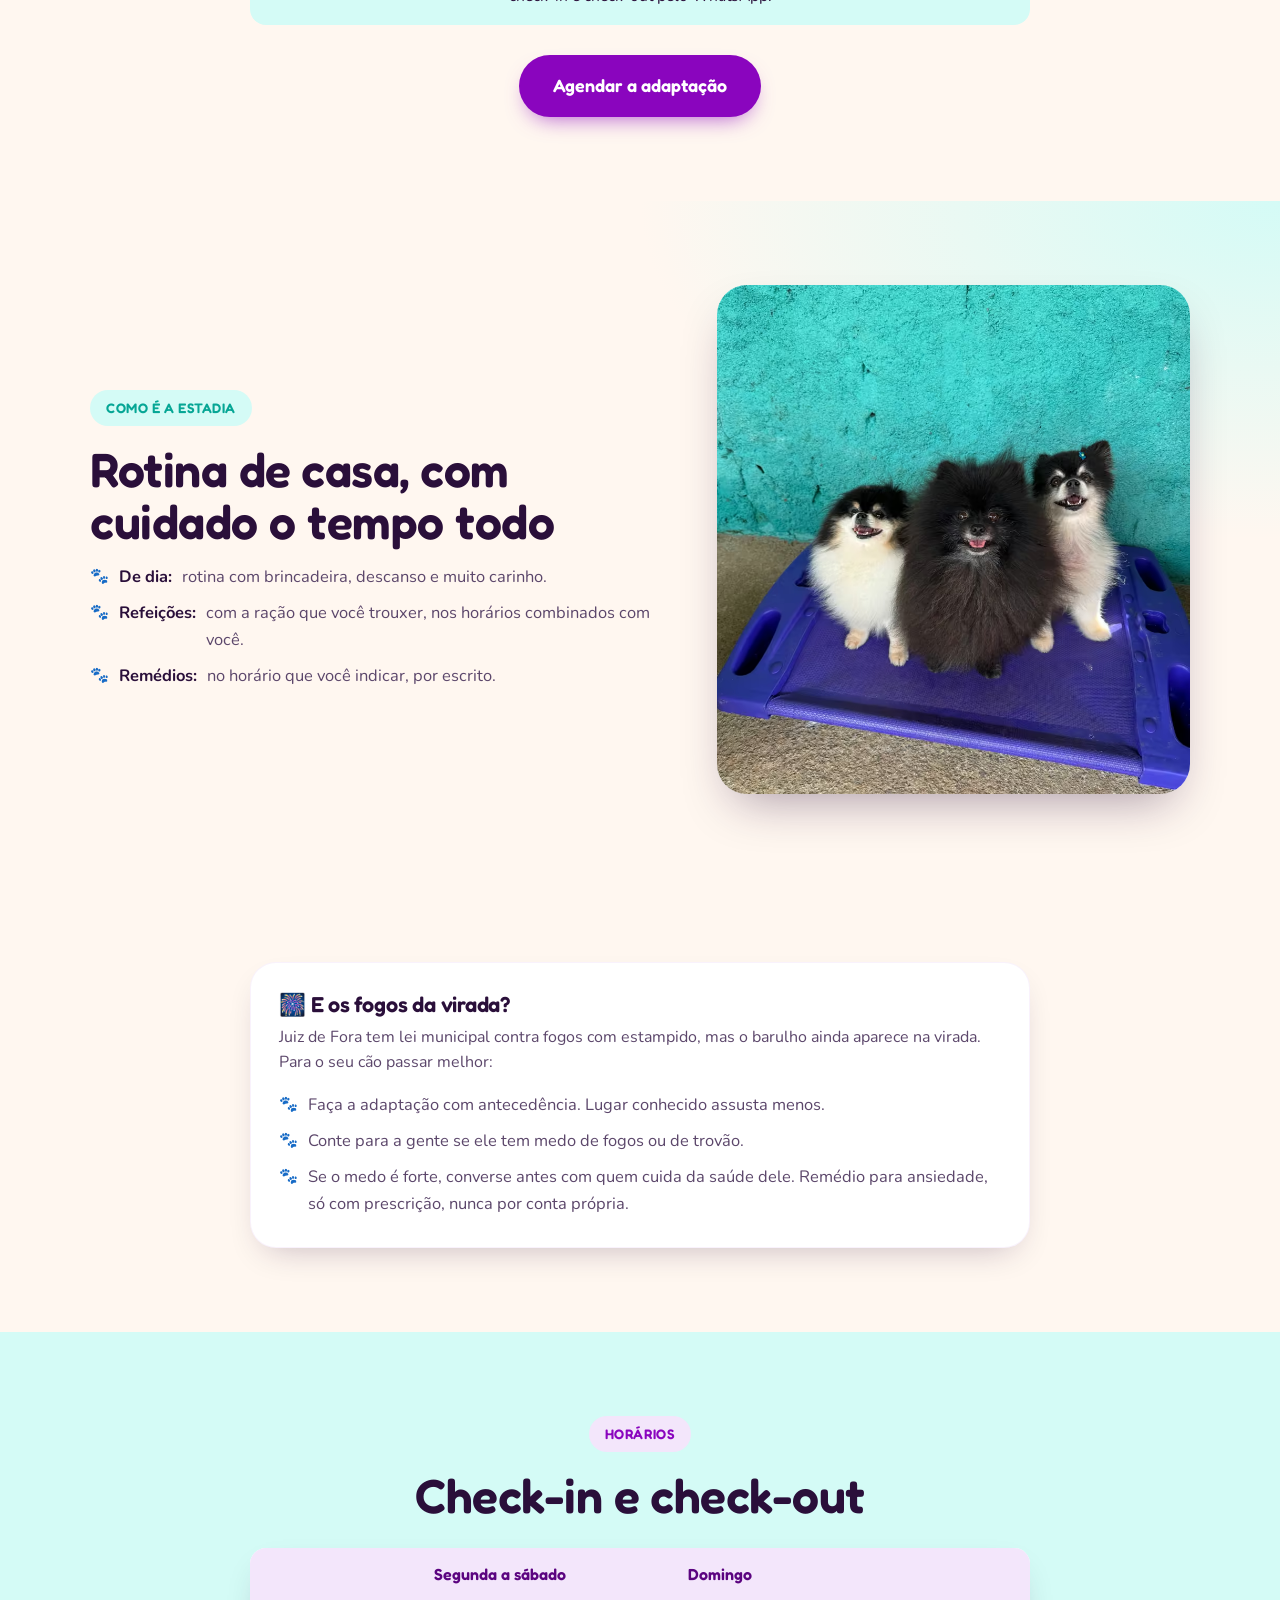
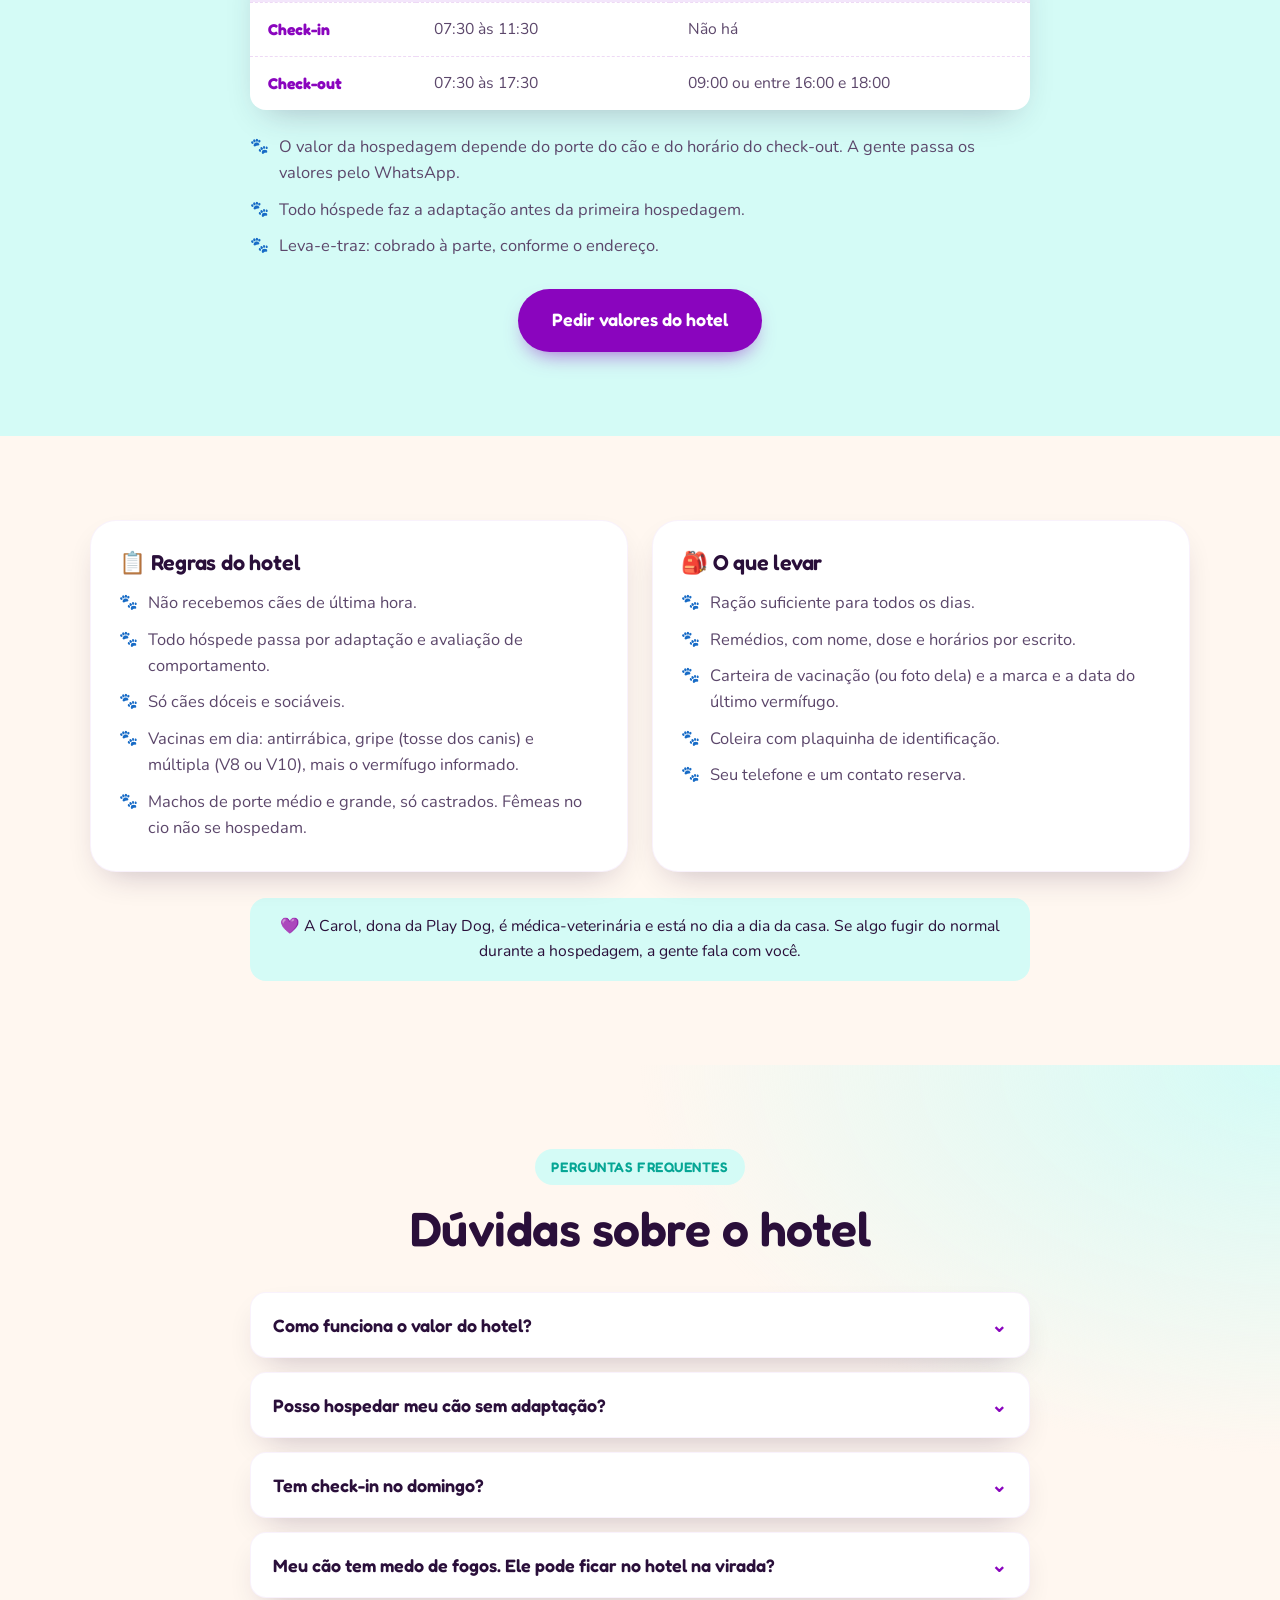
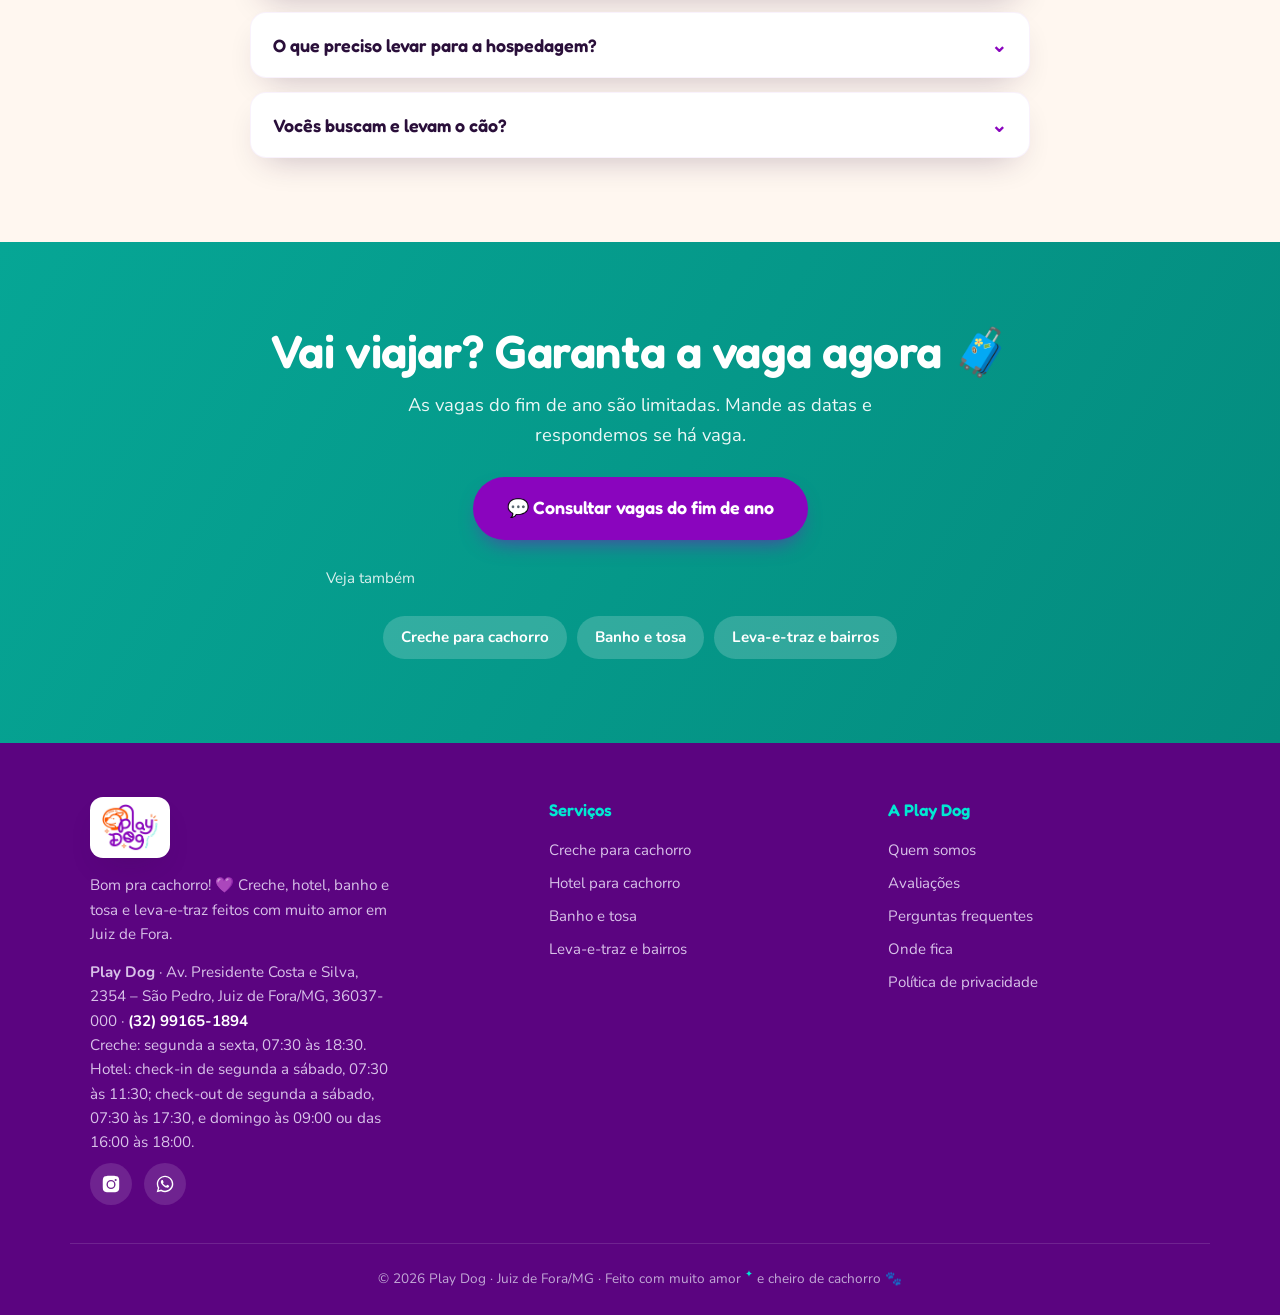
<file: hotel-para-cachorro-juiz-de-fora.html>
<!DOCTYPE html>
<html lang="pt-BR">
<head>
<meta charset="UTF-8">
<meta name="viewport" content="width=device-width, initial-scale=1.0">
<!-- #gtm -->
<!-- Consent Mode v2 (LGPD): tudo negado ate o aceite no banner de cookies -->
<script>
  window.dataLayer = window.dataLayer || [];
  function gtag(){dataLayer.push(arguments);}
  gtag('consent','default',{
    'ad_storage':'denied','ad_user_data':'denied','ad_personalization':'denied',
    'analytics_storage':'denied','functionality_storage':'granted','security_storage':'granted',
    'wait_for_update':500
  });
  // >>> PASSO PARA ATIVAR A MEDICAO: crie um container gratuito no Google Tag Manager
  // (tagmanager.google.com) e cole o ID abaixo entre as aspas, ex.: 'GTM-XXXXXXX'.
  window.PLAYDOG_GTM_ID = 'GTM-M7XZMNQX';
  if (window.PLAYDOG_GTM_ID) {
    (function(w,d,s,l,i){w[l]=w[l]||[];w[l].push({'gtm.start':new Date().getTime(),event:'gtm.js'});
    var f=d.getElementsByTagName(s)[0],j=d.createElement(s),dl=l!='dataLayer'?'&l='+l:'';j.async=true;
    j.src='https://www.googletagmanager.com/gtm.js?id='+i+dl;f.parentNode.insertBefore(j,f);})(window,document,'script','dataLayer',window.PLAYDOG_GTM_ID);
  }
</script>
<!-- /gtm -->
<title>Hotel para Cachorro em Juiz de Fora – São Pedro | Play Dog</title>
<meta name="description" content="Hotel para cachorro em Juiz de Fora, no São Pedro, com rotina de casa e adaptação antes. Natal e Réveillon com vagas limitadas. Reserve no WhatsApp.">
<meta name="robots" content="index, follow, max-image-preview:large">
<meta name="geo.region" content="BR-MG">
<meta name="geo.placename" content="Juiz de Fora">
<meta name="geo.position" content="-21.7726864;-43.380007">
<meta name="ICBM" content="-21.7726864, -43.380007">
<link rel="canonical" href="https://playdogjf.com.br/hotel-para-cachorro-juiz-de-fora">

<!-- Open Graph (WhatsApp / Instagram / Facebook) -->
<meta property="og:type" content="website">
<meta property="og:locale" content="pt_BR">
<meta property="og:site_name" content="Play Dog">
<meta property="og:url" content="https://playdogjf.com.br/hotel-para-cachorro-juiz-de-fora">
<meta property="og:title" content="Hotel para cachorro em Juiz de Fora | Play Dog">
<meta property="og:description" content="Hotel para cães no São Pedro, em Juiz de Fora, com rotina de casa e adaptação antes. Natal e Réveillon com vagas limitadas.">
<meta property="og:image" content="https://playdogjf.com.br/assets/og-image-playdog.jpg">
<meta property="og:image:width" content="1200">
<meta property="og:image:height" content="630">
<meta property="og:image:alt" content="Play Dog — hotel para cachorro em Juiz de Fora">
<meta name="twitter:card" content="summary_large_image">
<meta name="twitter:title" content="Hotel para cachorro em Juiz de Fora | Play Dog">
<meta name="twitter:description" content="Hotel para cães no São Pedro, em Juiz de Fora, com rotina de casa e adaptação antes. Natal e Réveillon com vagas limitadas.">
<meta name="twitter:image" content="https://playdogjf.com.br/assets/og-image-playdog.jpg">

<!-- Favicon / PWA -->
<link rel="icon" href="/assets/favicon.ico" sizes="any">
<link rel="icon" type="image/png" sizes="32x32" href="/assets/favicon-32.png">
<link rel="apple-touch-icon" href="/assets/apple-touch-icon.png">
<link rel="manifest" href="/site.webmanifest">
<meta name="theme-color" content="#8A05BE">

<!-- Dados estruturados: serviço (sem preço) + caminho da página -->
<script type="application/ld+json">
{
  "@context": "https://schema.org",
  "@graph": [
    {
      "@type": "Service",
      "@id": "https://playdogjf.com.br/hotel-para-cachorro-juiz-de-fora#servico",
      "name": "Hotel para cachorro em Juiz de Fora",
      "serviceType": "Hotel e hospedagem para cães",
      "url": "https://playdogjf.com.br/hotel-para-cachorro-juiz-de-fora",
      "description": "Hospedagem para cães no bairro São Pedro (Cidade Alta), em Juiz de Fora, com rotina de brincadeira e descanso, e refeições e remédios nos horários combinados. Todo hóspede faz adaptação e avaliação de comportamento antes; não recebemos cães de última hora. Check-in de segunda a sábado, das 07:30 às 11:30 (sem check-in aos domingos). Check-out de segunda a sábado, das 07:30 às 17:30, e no domingo às 09:00 ou das 16:00 às 18:00. O tutor traz a ração. Valores pelo WhatsApp.",
      "provider": {
        "@type": "LocalBusiness",
        "@id": "https://playdogjf.com.br/#business",
        "name": "Play Dog",
        "url": "https://playdogjf.com.br/",
        "telephone": "+55 32 99165-1894",
        "address": { "@type": "PostalAddress", "streetAddress": "Av. Presidente Costa e Silva, 2354 - São Pedro", "addressLocality": "Juiz de Fora", "addressRegion": "MG", "postalCode": "36037-000", "addressCountry": "BR" }
      },
      "areaServed": { "@type": "City", "name": "Juiz de Fora" }
    },
    {
      "@type": "BreadcrumbList",
      "itemListElement": [
        { "@type": "ListItem", "position": 1, "name": "Início", "item": "https://playdogjf.com.br/" },
        { "@type": "ListItem", "position": 2, "name": "Hotel para cachorro", "item": "https://playdogjf.com.br/hotel-para-cachorro-juiz-de-fora" }
      ]
    },
    {
      "@type": "WebPage",
      "@id": "https://playdogjf.com.br/hotel-para-cachorro-juiz-de-fora#pagina",
      "url": "https://playdogjf.com.br/hotel-para-cachorro-juiz-de-fora",
      "name": "Hotel para Cachorro em Juiz de Fora – São Pedro | Play Dog",
      "inLanguage": "pt-BR",
      "dateModified": "2026-10-27",
      "isPartOf": { "@type": "WebSite", "@id": "https://playdogjf.com.br/#website", "url": "https://playdogjf.com.br/", "name": "Play Dog" },
      "about": { "@id": "https://playdogjf.com.br/hotel-para-cachorro-juiz-de-fora#servico" }
    }
  ]
}
</script>
<!-- Perguntas frequentes: gerado a partir do texto visível da seção "Dúvidas" (mesmas palavras) -->
<script type="application/ld+json" id="faq-ld">
{
  "@context": "https://schema.org",
  "@type": "FAQPage",
  "mainEntity": [
    {
      "@type": "Question",
      "name": "Como funciona o valor do hotel?",
      "acceptedAnswer": {
        "@type": "Answer",
        "text": "Na Play Dog, no São Pedro, em Juiz de Fora, a diária do hotel depende do porte do cão, e o valor final depende do horário do check-out. A gente passa os valores pelo WhatsApp (32) 99165-1894."
      }
    },
    {
      "@type": "Question",
      "name": "Posso hospedar meu cão sem adaptação?",
      "acceptedAnswer": {
        "@type": "Answer",
        "text": "Não. Todo hóspede passa por adaptação e avaliação de comportamento, e não recebemos cães de última hora. Para o Natal e o Réveillon, agende a adaptação com antecedência: as vagas são limitadas."
      }
    },
    {
      "@type": "Question",
      "name": "Tem check-in no domingo?",
      "acceptedAnswer": {
        "@type": "Answer",
        "text": "Não. O check-in é de segunda a sábado, das 07:30 às 11:30. O check-out é de segunda a sábado, das 07:30 às 17:30, e no domingo às 09:00 ou entre 16:00 e 18:00."
      }
    },
    {
      "@type": "Question",
      "name": "Meu cão tem medo de fogos. Ele pode ficar no hotel na virada?",
      "acceptedAnswer": {
        "@type": "Answer",
        "text": "Pode, se passar na adaptação. Fazer a adaptação cedo ajuda: ele chega a um lugar que já conhece. Avise sobre o medo e, se for forte, converse antes com quem cuida da saúde dele. Remédio, só com prescrição."
      }
    },
    {
      "@type": "Question",
      "name": "O que preciso levar para a hospedagem?",
      "acceptedAnswer": {
        "@type": "Answer",
        "text": "Ração suficiente para todos os dias, os remédios com nome, dose e horários por escrito, a carteira de vacinação e a marca e a data do último vermífugo."
      }
    },
    {
      "@type": "Question",
      "name": "Vocês buscam e levam o cão?",
      "acceptedAnswer": {
        "@type": "Answer",
        "text": "Sim. O leva-e-traz atende clientes do hotel, da creche e do banho e é cobrado à parte, conforme o endereço."
      }
    }
  ]
}
</script>
<link rel="preconnect" href="https://fonts.googleapis.com">
<link rel="preconnect" href="https://fonts.gstatic.com" crossorigin>
<link href="https://fonts.googleapis.com/css2?family=Fredoka:wght@400;500;600;700&family=Nunito:ital,wght@0,400;0,500;0,600;0,700;0,800;1,500&display=swap" rel="stylesheet">
<link rel="stylesheet" href="/assets/site.css?v=20261027">
</head>
<body data-servico="hotel">
<a class="skip-link" href="#conteudo">Pular para o conteúdo</a>

<!-- #cabecalho hotel -->
<header>
  <div class="wrap nav">
    <a href="/" class="brand-logo" aria-label="Play Dog - início">
      <span class="logo-badge"><span class="logo-img" role="img" aria-label="Play Dog"></span></span>
    </a>
    <nav class="nav-links" id="navLinks" aria-label="Menu principal">
      <a href="/creche-para-cachorro-juiz-de-fora">Creche</a>
      <a href="/hotel-para-cachorro-juiz-de-fora" aria-current="page">Hotel</a>
      <a href="/banho-e-tosa-juiz-de-fora">Banho e tosa</a>
      <a href="/leva-e-traz-bairros-atendidos">Leva-e-traz</a>
      <a href="/#amor">Sobre nós</a>
      <a href="#duvidas">Dúvidas</a>
      <a href="#rodape">Contato</a>
    </nav>
    <div class="nav-cta">
      <a href="https://wa.me/5532991651894?text=Oi!%20Vim%20pelo%20site%20da%20Play%20Dog%20e%20quero%20saber%20do%20hotel." target="_blank" rel="noopener" class="btn btn-roxo" data-cta="header" data-servico="hotel" data-wa="saber do hotel.">Agendar 🐾</a>
      <button class="menu-btn" id="menuBtn" type="button" aria-label="Abrir menu" aria-expanded="false" aria-controls="navLinks">
        <span></span><span></span><span></span>
      </button>
    </div>
  </div>
</header>
<!-- /cabecalho -->

<main id="conteudo">

<div class="ribbon">🎄 Natal e Réveillon · vagas limitadas · faça a adaptação com antecedência</div>

<!-- ============ TOPO ============ -->
<section class="hero page-hero" id="topo">
  <div class="wrap hero-grid">
    <div class="hero-text">
      <nav class="crumbs" aria-label="Você está em"><a href="/">Início</a><span class="sep" aria-hidden="true">›</span><span aria-current="page">Hotel</span></nav>
      <span class="eyebrow">🏨 Play Dog · São Pedro, Cidade Alta</span>
      <h1>Hotel para cachorro em Juiz de Fora: <span class="l2">garanta o Natal e o Réveillon</span></h1>
      <span class="updated">Atualizado em 27/10/2026</span>
      <p class="sub">Viaje tranquilo. Seu cão fica num lugar com rotina, brincadeira e muito carinho. Não recebemos cães de última hora: todo hóspede passa por adaptação antes da primeira hospedagem.</p>
      <div class="hero-ctas">
        <a href="https://wa.me/5532991651894?text=Oi!%20Vim%20pelo%20site%20da%20Play%20Dog%20e%20quero%20saber%20do%20hotel.%20Minhas%20datas%20s%C3%A3o%3A" target="_blank" rel="noopener" class="btn btn-laranja btn-lg" data-cta="hero" data-servico="hotel" data-wa="saber do hotel." data-wa-extra="Minhas datas são:">Consultar vagas do fim de ano</a>
        <a href="#horarios" class="btn btn-ghost btn-lg">Ver horários</a>
      </div>
      <div class="hero-chips">
        <span class="chip">🎓 Adaptação antes</span>
        <span class="chip">⭐ Nota 5,0 no Google</span>
      </div>
    </div>
    <div class="hero-photo">
      <div class="photo-card">
        <picture><source type="image/avif" srcset="/assets/hotel-lulu-gravatinha.avif"><source type="image/webp" srcset="/assets/hotel-lulu-gravatinha.webp"><img src="/assets/hotel-lulu-gravatinha.jpg" alt="Lulu da Pomerânia de gravatinha no hotel para cachorro da Play Dog, em Juiz de Fora" width="900" height="1200" fetchpriority="high" decoding="async"></picture>
      </div>
    </div>
  </div>
</section>

<!-- ============ FIM DE ANO ============ -->
<section class="section" id="fim-de-ano">
  <div class="wrap center">
    <span class="eyebrow laranja">Fim de ano</span>
    <h2 class="title">Natal e Réveillon: como garantir a vaga</h2>
    <p class="lead">As vagas para as festas são limitadas. Quanto antes você mandar as datas, mais fácil garantir o lugar do seu cão.</p>
  </div>
  <div class="wrap">
    <div class="steps">
      <div class="step"><span class="num">1</span><h3>Mande as datas</h3><p>Pelo WhatsApp, diga o dia de entrada e de saída. Respondemos se há vaga.</p></div>
      <div class="step"><span class="num">2</span><h3>Adaptação e avaliação</h3><p>Todo hóspede passa por adaptação e avaliação de comportamento antes da primeira hospedagem. Para as festas, agende com antecedência.</p></div>
      <div class="step"><span class="num">3</span><h3>Reserva confirmada</h3><p>Com a vaga confirmada, é só preparar a mala do seu cão com a lista mais abaixo.</p></div>
      <div class="step"><span class="num">4</span><h3>Check-in</h3><p>Traga a ração para todos os dias e os itens da lista, no horário de check-in.</p></div>
    </div>
    <p class="note">📅 Nos sábados 26/12 e 02/01 valem os horários normais de sábado. Nos domingos 27/12 e 03/01, só check-out, às 09:00 ou entre 16:00 e 18:00. Para 24/12, 25/12, 31/12 e 01/01, combine os horários de check-in e check-out pelo WhatsApp.</p>
    <div class="center-cta">
      <a href="https://wa.me/5532991651894?text=Oi!%20Vim%20pelo%20site%20da%20Play%20Dog%20e%20quero%20saber%20do%20hotel.%20Meu%20c%C3%A3o%20ainda%20n%C3%A3o%20%C3%A9%20aluno%20e%20quero%20agendar%20a%20adapta%C3%A7%C3%A3o." target="_blank" rel="noopener" class="btn btn-roxo btn-lg" data-cta="adaptacao" data-servico="hotel" data-wa="saber do hotel." data-wa-extra="Meu cão ainda não é aluno e quero agendar a adaptação.">Agendar a adaptação</a>
    </div>
  </div>
</section>

<!-- ============ ESTADIA ============ -->
<section class="section amor" id="estadia">
  <div class="wrap split">
    <div class="text-block">
      <span class="eyebrow">Como é a estadia</span>
      <h2 class="title">Rotina de casa, com cuidado o tempo todo</h2>
      <ul class="list-paw">
        <li><b>De dia:</b> rotina com brincadeira, descanso e muito carinho.</li>
        <li><b>Refeições:</b> com a ração que você trouxer, nos horários combinados com você.</li>
        <li><b>Remédios:</b> no horário que você indicar, por escrito.</li>
      </ul>
    </div>
    <div class="split-photo">
      <picture><source type="image/avif" srcset="/assets/hotel-tres-lulus-caminha.avif"><source type="image/webp" srcset="/assets/hotel-tres-lulus-caminha.webp"><img src="/assets/hotel-tres-lulus-caminha.jpg" alt="Três Lulus descansando juntos na caminha do hotel da Play Dog" width="900" height="1200" loading="lazy" decoding="async"></picture>
    </div>
  </div>
</section>

<!-- ============ FOGOS ============ -->
<section class="section" id="fogos">
  <div class="wrap" style="max-width:820px">
    <div class="box">
      <h3>🎆 E os fogos da virada?</h3>
      <p>Juiz de Fora tem lei municipal contra fogos com estampido, mas o barulho ainda aparece na virada. Para o seu cão passar melhor:</p>
      <ul class="list-paw">
        <li>Faça a adaptação com antecedência. Lugar conhecido assusta menos.</li>
        <li>Conte para a gente se ele tem medo de fogos ou de trovão.</li>
        <li>Se o medo é forte, converse antes com quem cuida da saúde dele. Remédio para ansiedade, só com prescrição, nunca por conta própria.</li>
      </ul>
    </div>
  </div>
</section>

<!-- ============ HORÁRIOS E VALORES ============ -->
<section class="section galeria" id="horarios">
  <div class="wrap center">
    <span class="eyebrow roxo">Horários</span>
    <h2 class="title">Check-in e check-out</h2>
  </div>
  <div class="wrap" style="max-width:820px">
    <table class="info-table">
      <thead><tr><th scope="col"></th><th scope="col">Segunda a sábado</th><th scope="col">Domingo</th></tr></thead>
      <tbody>
        <tr><td>Check-in</td><td data-label="Segunda a sábado">07:30 às 11:30</td><td data-label="Domingo">Não há</td></tr>
        <tr><td>Check-out</td><td data-label="Segunda a sábado">07:30 às 17:30</td><td data-label="Domingo">09:00 ou entre 16:00 e 18:00</td></tr>
      </tbody>
    </table>
    <ul class="list-paw" style="margin-top:24px">
      <li>O valor da hospedagem depende do porte do cão e do horário do check-out. A gente passa os valores pelo WhatsApp.</li>
      <li>Todo hóspede faz a adaptação antes da primeira hospedagem.</li>
      <li>Leva-e-traz: cobrado à parte, conforme o endereço.</li>
    </ul>
    <div class="center-cta">
      <a href="https://wa.me/5532991651894?text=Oi!%20Vim%20pelo%20site%20da%20Play%20Dog%20e%20quero%20saber%20do%20hotel.%20Pode%20me%20passar%20os%20valores%3F%20Minhas%20datas%20s%C3%A3o%3A" target="_blank" rel="noopener" class="btn btn-roxo btn-lg" data-cta="valores" data-servico="hotel" data-wa="saber do hotel." data-wa-extra="Pode me passar os valores? Minhas datas são:">Pedir valores do hotel</a>
    </div>
  </div>
</section>

<!-- ============ REGRAS E O QUE LEVAR ============ -->
<section class="section" id="regras">
  <div class="wrap two-col" style="margin-top:0">
    <div class="box">
      <h3>📋 Regras do hotel</h3>
      <ul class="list-paw">
        <li>Não recebemos cães de última hora.</li>
        <li>Todo hóspede passa por adaptação e avaliação de comportamento.</li>
        <li>Só cães dóceis e sociáveis.</li>
        <li>Vacinas em dia: antirrábica, gripe (tosse dos canis) e múltipla (V8 ou V10), mais o vermífugo informado.</li>
        <li>Machos de porte médio e grande, só castrados. Fêmeas no cio não se hospedam.</li>
      </ul>
    </div>
    <div class="box">
      <h3>🎒 O que levar</h3>
      <ul class="list-paw">
        <li>Ração suficiente para todos os dias.</li>
        <li>Remédios, com nome, dose e horários por escrito.</li>
        <li>Carteira de vacinação (ou foto dela) e a marca e a data do último vermífugo.</li>
        <li>Coleira com plaquinha de identificação.</li>
        <li>Seu telefone e um contato reserva.</li>
      </ul>
    </div>
  </div>
  <div class="wrap">
    <p class="note">💜 A Carol, dona da Play Dog, é médica-veterinária e está no dia a dia da casa. Se algo fugir do normal durante a hospedagem, a gente fala com você.</p>
  </div>
</section>

<!-- ============ DÚVIDAS (o código FAQPage repete este texto) ============ -->
<section class="section amor" id="duvidas">
  <div class="wrap center">
    <span class="eyebrow">Perguntas frequentes</span>
    <h2 class="title">Dúvidas sobre o hotel</h2>
  </div>
  <div class="wrap">
    <div class="acc faq">
      <div class="acc-item">
        <button class="acc-head" type="button"><span class="q">Como funciona o valor do hotel?</span> <span class="chev">⌄</span></button>
        <div class="acc-body"><div class="acc-body-inner"><p class="a">Na Play Dog, no São Pedro, em Juiz de Fora, a diária do hotel depende do porte do cão, e o valor final depende do horário do check-out. A gente passa os valores pelo WhatsApp (32) 99165-1894.</p></div></div>
      </div>
      <div class="acc-item">
        <button class="acc-head" type="button"><span class="q">Posso hospedar meu cão sem adaptação?</span> <span class="chev">⌄</span></button>
        <div class="acc-body"><div class="acc-body-inner"><p class="a">Não. Todo hóspede passa por adaptação e avaliação de comportamento, e não recebemos cães de última hora. Para o Natal e o Réveillon, agende a adaptação com antecedência: as vagas são limitadas.</p></div></div>
      </div>
      <div class="acc-item">
        <button class="acc-head" type="button"><span class="q">Tem check-in no domingo?</span> <span class="chev">⌄</span></button>
        <div class="acc-body"><div class="acc-body-inner"><p class="a">Não. O check-in é de segunda a sábado, das 07:30 às 11:30. O check-out é de segunda a sábado, das 07:30 às 17:30, e no domingo às 09:00 ou entre 16:00 e 18:00.</p></div></div>
      </div>
      <div class="acc-item">
        <button class="acc-head" type="button"><span class="q">Meu cão tem medo de fogos. Ele pode ficar no hotel na virada?</span> <span class="chev">⌄</span></button>
        <div class="acc-body"><div class="acc-body-inner"><p class="a">Pode, se passar na adaptação. Fazer a adaptação cedo ajuda: ele chega a um lugar que já conhece. Avise sobre o medo e, se for forte, converse antes com quem cuida da saúde dele. Remédio, só com prescrição.</p></div></div>
      </div>
      <div class="acc-item">
        <button class="acc-head" type="button"><span class="q">O que preciso levar para a hospedagem?</span> <span class="chev">⌄</span></button>
        <div class="acc-body"><div class="acc-body-inner"><p class="a">Ração suficiente para todos os dias, os remédios com nome, dose e horários por escrito, a carteira de vacinação e a marca e a data do último vermífugo.</p></div></div>
      </div>
      <div class="acc-item">
        <button class="acc-head" type="button"><span class="q">Vocês buscam e levam o cão?</span> <span class="chev">⌄</span></button>
        <div class="acc-body"><div class="acc-body-inner"><p class="a">Sim. O leva-e-traz atende clientes do hotel, da creche e do banho e é cobrado à parte, conforme o endereço.</p></div></div>
      </div>
    </div>
  </div>
</section>

<!-- ============ CHAMADA FINAL ============ -->
<section class="section cta-agendar" id="agendar">
  <div class="wrap">
    <h2>Vai viajar? Garanta a vaga agora 🧳</h2>
    <p>As vagas do fim de ano são limitadas. Mande as datas e respondemos se há vaga.</p>
    <div class="btn-row">
      <a href="https://wa.me/5532991651894?text=Oi!%20Vim%20pelo%20site%20da%20Play%20Dog%20e%20quero%20saber%20do%20hotel.%20Minhas%20datas%20s%C3%A3o%3A" target="_blank" rel="noopener" class="btn btn-roxo btn-lg" data-cta="cta-final" data-servico="hotel" data-wa="saber do hotel." data-wa-extra="Minhas datas são:">💬 Consultar vagas do fim de ano</a>
    </div>
    <p class="see-also-label">Veja também</p>
    <div class="see-also">
      <a href="/creche-para-cachorro-juiz-de-fora">Creche para cachorro</a>
      <a href="/banho-e-tosa-juiz-de-fora">Banho e tosa</a>
      <a href="/leva-e-traz-bairros-atendidos">Leva-e-traz e bairros</a>
    </div>
  </div>
</section>

</main>

<!-- #rodape -->
<footer id="rodape">
  <div class="wrap foot-grid">
    <div class="foot-brand">
      <div class="foot-logo-wrap">
        <a href="/" aria-label="Play Dog - início"><span class="logo-badge"><span class="logo-img lg" role="img" aria-label="Play Dog"></span></span></a>
      </div>
      <p>Bom pra cachorro! 💜 Creche, hotel, banho e tosa e leva-e-traz feitos com muito amor em Juiz de Fora.</p>
      <p class="foot-nap"><b>Play Dog</b> · Av. Presidente Costa e Silva, 2354 – São Pedro, Juiz de Fora/MG, 36037-000 · <a href="https://wa.me/5532991651894?text=Oi!%20Vim%20pelo%20site%20da%20Play%20Dog%20e%20quero%20falar%20com%20a%20Play%20Dog." target="_blank" rel="noopener" data-cta="rodape" data-servico="geral" data-wa="falar com a Play Dog.">(32) 99165-1894</a><br>Creche: segunda a sexta, 07:30 às 18:30.<br>Hotel: check-in de segunda a sábado, 07:30 às 11:30; check-out de segunda a sábado, 07:30 às 17:30, e domingo às 09:00 ou das 16:00 às 18:00.</p>
      <div class="socials">
        <a href="https://www.instagram.com/playdogjf/" target="_blank" rel="noopener" aria-label="Instagram">
          <svg viewBox="0 0 24 24" fill="#fff"><path d="M12 2.2c3.2 0 3.6 0 4.9.07 1.17.05 1.8.25 2.23.41.56.22.96.48 1.38.9.42.42.68.82.9 1.38.16.42.36 1.06.41 2.23.06 1.27.07 1.65.07 4.85s0 3.58-.07 4.85c-.05 1.17-.25 1.8-.41 2.23-.22.56-.48.96-.9 1.38-.42.42-.82.68-1.38.9-.42.16-1.06.36-2.23.41-1.27.06-1.65.07-4.9.07s-3.63 0-4.9-.07c-1.17-.05-1.8-.25-2.23-.41a3.7 3.7 0 0 1-1.38-.9 3.7 3.7 0 0 1-.9-1.38c-.16-.42-.36-1.06-.41-2.23-.06-1.27-.07-1.65-.07-4.85s.01-3.58.07-4.85c.05-1.17.25-1.8.41-2.23.22-.56.48-.96.9-1.38.42-.42.82-.68 1.38-.9.42-.16 1.06-.36 2.23-.41C8.4 2.2 8.8 2.2 12 2.2zm0 4.96a5.42 5.42 0 1 0 0 10.84 5.42 5.42 0 0 0 0-10.84zm0 1.62a3.8 3.8 0 1 1 0 7.6 3.8 3.8 0 0 1 0-7.6zm5.6-2.9a1.27 1.27 0 1 0 0 2.54 1.27 1.27 0 0 0 0-2.54z"/></svg>
        </a>
        <a href="https://wa.me/5532991651894?text=Oi!%20Vim%20pelo%20site%20da%20Play%20Dog%20e%20quero%20falar%20com%20a%20Play%20Dog." target="_blank" rel="noopener" aria-label="WhatsApp" data-cta="rodape" data-servico="geral" data-wa="falar com a Play Dog.">
          <svg viewBox="0 0 24 24" fill="#fff"><path d="M12.04 2C6.58 2 2.13 6.45 2.13 11.9c0 1.76.46 3.45 1.32 4.95L2 22l5.28-1.38a9.9 9.9 0 0 0 4.76 1.21h.01c5.46 0 9.9-4.45 9.9-9.9C21.95 6.45 17.5 2 12.04 2zm0 18.02c-1.5 0-2.96-.4-4.24-1.16l-.3-.18-3.13.82.84-3.05-.2-.31a8.2 8.2 0 0 1-1.26-4.36c0-4.54 3.7-8.23 8.25-8.23 2.2 0 4.27.86 5.82 2.42a8.18 8.18 0 0 1 2.42 5.82c0 4.54-3.7 8.23-8.25 8.23zm4.52-6.16c-.25-.12-1.47-.72-1.69-.8-.23-.09-.39-.13-.56.12-.16.25-.64.8-.78.97-.14.16-.29.18-.54.06-.25-.12-1.05-.39-1.99-1.23-.74-.66-1.23-1.47-1.38-1.72-.14-.25-.01-.38.11-.5.11-.11.25-.29.37-.43.13-.14.17-.25.25-.41.08-.16.04-.31-.02-.43-.06-.12-.56-1.34-.76-1.84-.2-.48-.4-.42-.56-.43h-.48c-.16 0-.43.06-.65.31-.22.25-.85.84-.85 2.05s.87 2.38.99 2.54c.12.16 1.71 2.61 4.15 3.66.58.25 1.03.4 1.39.51.58.19 1.11.16 1.53.1.47-.07 1.47-.6 1.68-1.18.21-.58.21-1.07.14-1.18-.06-.11-.22-.17-.47-.29z"/></svg>
        </a>
      </div>
    </div>
    <div class="foot-col">
      <h5>Serviços</h5>
      <a href="/creche-para-cachorro-juiz-de-fora">Creche para cachorro</a>
      <a href="/hotel-para-cachorro-juiz-de-fora">Hotel para cachorro</a>
      <a href="/banho-e-tosa-juiz-de-fora">Banho e tosa</a>
      <a href="/leva-e-traz-bairros-atendidos">Leva-e-traz e bairros</a>
    </div>
    <div class="foot-col">
      <h5>A Play Dog</h5>
      <a href="/#amor">Quem somos</a>
      <a href="/#avaliacoes">Avaliações</a>
      <a href="/#duvidas">Perguntas frequentes</a>
      <a href="/#contato">Onde fica</a>
      <a href="/politica-de-privacidade">Política de privacidade</a>
    </div>
  </div>
  <div class="wrap foot-bottom">
    © <span id="ano"></span> Play Dog · Juiz de Fora/MG · Feito com muito amor <span class="spark">✦</span> e cheiro de cachorro 🐾
  </div>
</footer>
<!-- /rodape -->

<!-- #flutuantes hotel -->
<div class="floaters">
  <a href="https://wa.me/5532991651894?text=Oi!%20Vim%20pelo%20site%20da%20Play%20Dog%20e%20quero%20saber%20do%20hotel." target="_blank" rel="noopener" class="fab wa" aria-label="WhatsApp" data-cta="flutuante" data-servico="hotel" data-wa="saber do hotel.">
    <svg viewBox="0 0 24 24"><path d="M12.04 2C6.58 2 2.13 6.45 2.13 11.9c0 1.76.46 3.45 1.32 4.95L2 22l5.28-1.38a9.9 9.9 0 0 0 4.76 1.21h.01c5.46 0 9.9-4.45 9.9-9.9C21.95 6.45 17.5 2 12.04 2zm0 18.02c-1.5 0-2.96-.4-4.24-1.16l-.3-.18-3.13.82.84-3.05-.2-.31a8.2 8.2 0 0 1-1.26-4.36c0-4.54 3.7-8.23 8.25-8.23 2.2 0 4.27.86 5.82 2.42a8.18 8.18 0 0 1 2.42 5.82c0 4.54-3.7 8.23-8.25 8.23zm4.52-6.16c-.25-.12-1.47-.72-1.69-.8-.23-.09-.39-.13-.56.12-.16.25-.64.8-.78.97-.14.16-.29.18-.54.06-.25-.12-1.05-.39-1.99-1.23-.74-.66-1.23-1.47-1.38-1.72-.14-.25-.01-.38.11-.5.11-.11.25-.29.37-.43.13-.14.17-.25.25-.41.08-.16.04-.31-.02-.43-.06-.12-.56-1.34-.76-1.84-.2-.48-.4-.42-.56-.43h-.48c-.16 0-.43.06-.65.31-.22.25-.85.84-.85 2.05s.87 2.38.99 2.54c.12.16 1.71 2.61 4.15 3.66.58.25 1.03.4 1.39.51.58.19 1.11.16 1.53.1.47-.07 1.47-.6 1.68-1.18.21-.58.21-1.07.14-1.18-.06-.11-.22-.17-.47-.29z"/></svg>
  </a>
  <a href="https://www.instagram.com/playdogjf/" target="_blank" rel="noopener" class="fab ig" aria-label="Instagram">
    <svg viewBox="0 0 24 24"><path d="M12 2.2c3.2 0 3.6 0 4.9.07 1.17.05 1.8.25 2.23.41.56.22.96.48 1.38.9.42.42.68.82.9 1.38.16.42.36 1.06.41 2.23.06 1.27.07 1.65.07 4.85s0 3.58-.07 4.85c-.05 1.17-.25 1.8-.41 2.23-.22.56-.48.96-.9 1.38-.42.42-.82.68-1.38.9-.42.16-1.06.36-2.23.41-1.27.06-1.65.07-4.9.07s-3.63 0-4.9-.07c-1.17-.05-1.8-.25-2.23-.41a3.7 3.7 0 0 1-1.38-.9 3.7 3.7 0 0 1-.9-1.38c-.16-.42-.36-1.06-.41-2.23-.06-1.27-.07-1.65-.07-4.85s.01-3.58.07-4.85c.05-1.17.25-1.8.41-2.23.22-.56.48-.96.9-1.38.42-.42.82-.68 1.38-.9.42-.16 1.06-.36 2.23-.41C8.4 2.2 8.8 2.2 12 2.2zm0 4.96a5.42 5.42 0 1 0 0 10.84 5.42 5.42 0 0 0 0-10.84zm0 1.62a3.8 3.8 0 1 1 0 7.6 3.8 3.8 0 0 1 0-7.6zm5.6-2.9a1.27 1.27 0 1 0 0 2.54 1.27 1.27 0 0 0 0-2.54z"/></svg>
  </a>
</div>
<!-- /flutuantes -->

<!-- #cookies -->
<div class="cookie-banner" id="cookieBanner" role="dialog" aria-label="Aviso de cookies">
  <p>Usamos cookies pra entender como o site é usado e melhorar sua experiência. Você pode aceitar ou recusar — os não essenciais só ligam após o aceite. <a href="/politica-de-privacidade">Saiba mais</a>.</p>
  <div class="ck-actions">
    <button class="btn btn-ghost-sm" id="ckReject" type="button">Recusar</button>
    <button class="btn btn-roxo" id="ckAccept" type="button">Aceitar</button>
  </div>
</div>
<!-- /cookies -->

<script src="/assets/site.js?v=20261027" defer></script>
<script src="/assets/whatsapp-origem.js?v=20261027" defer></script>
</body>
</html>
</file>
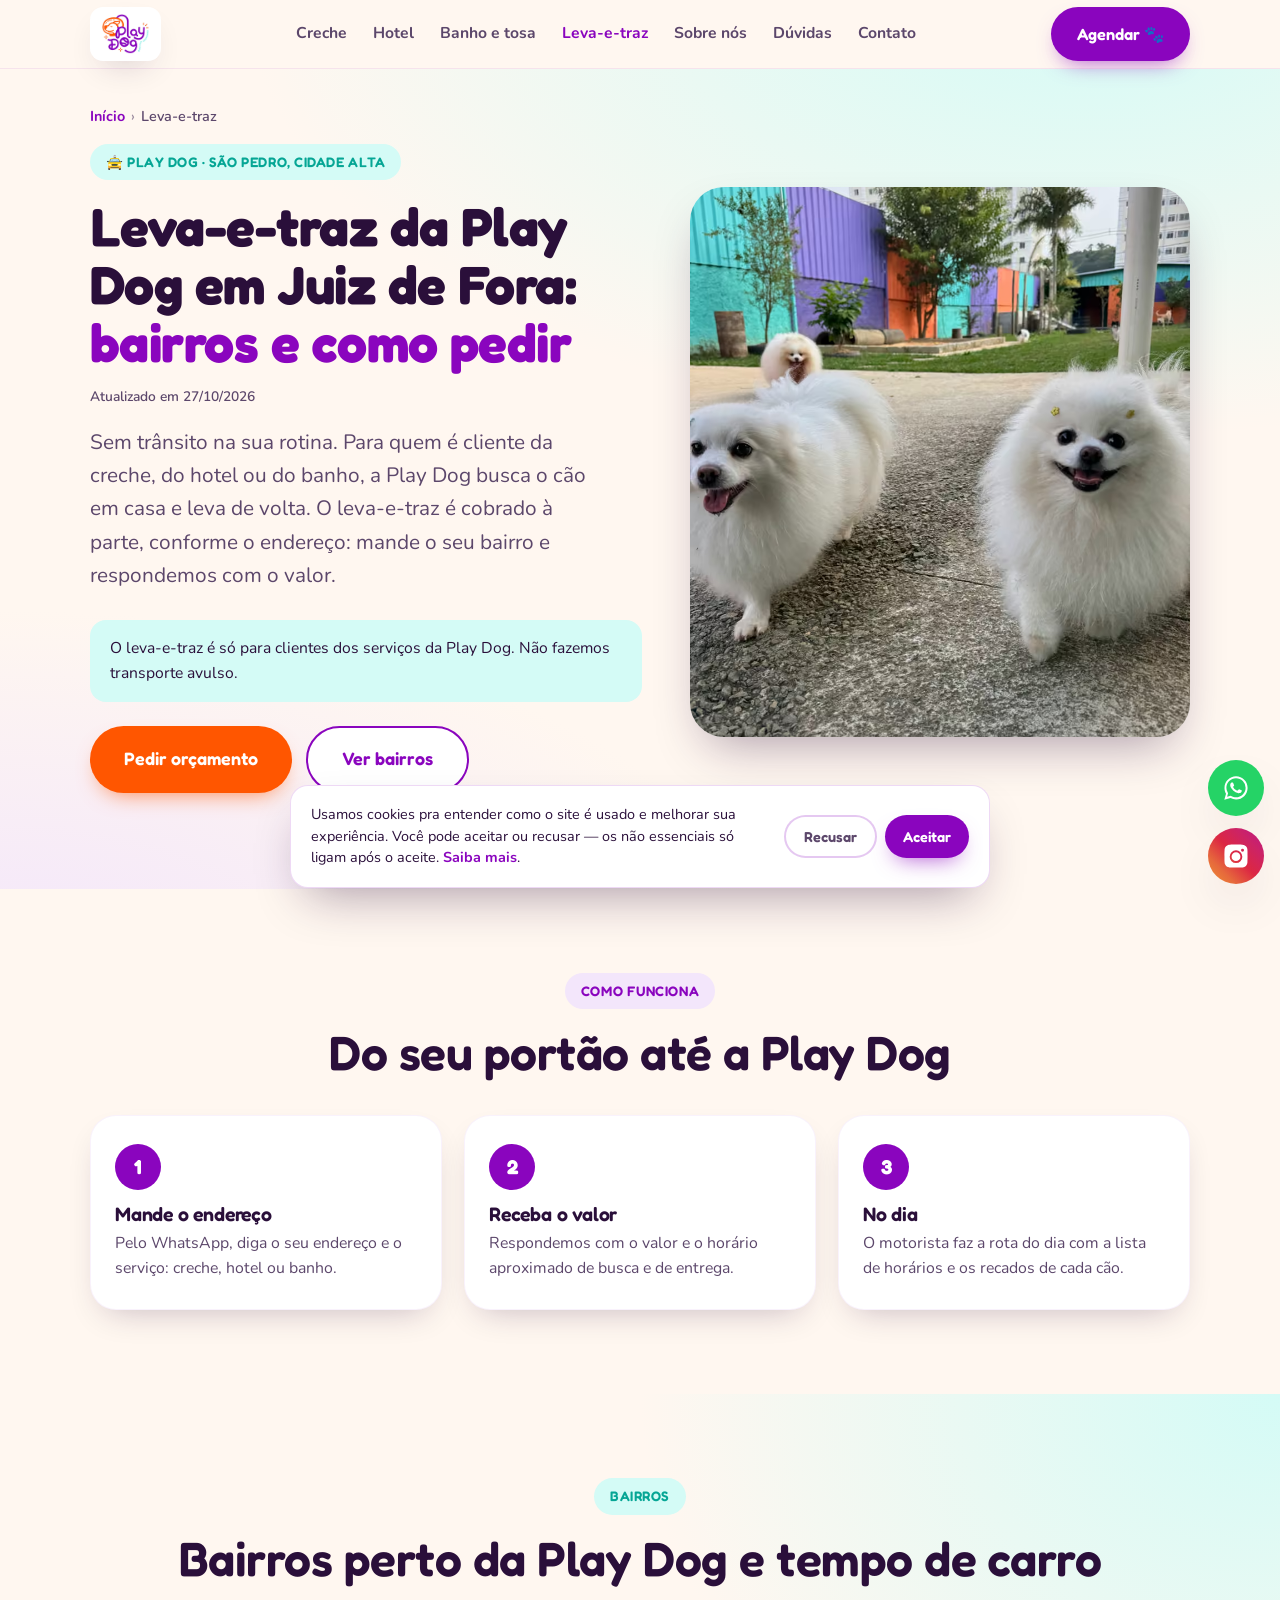
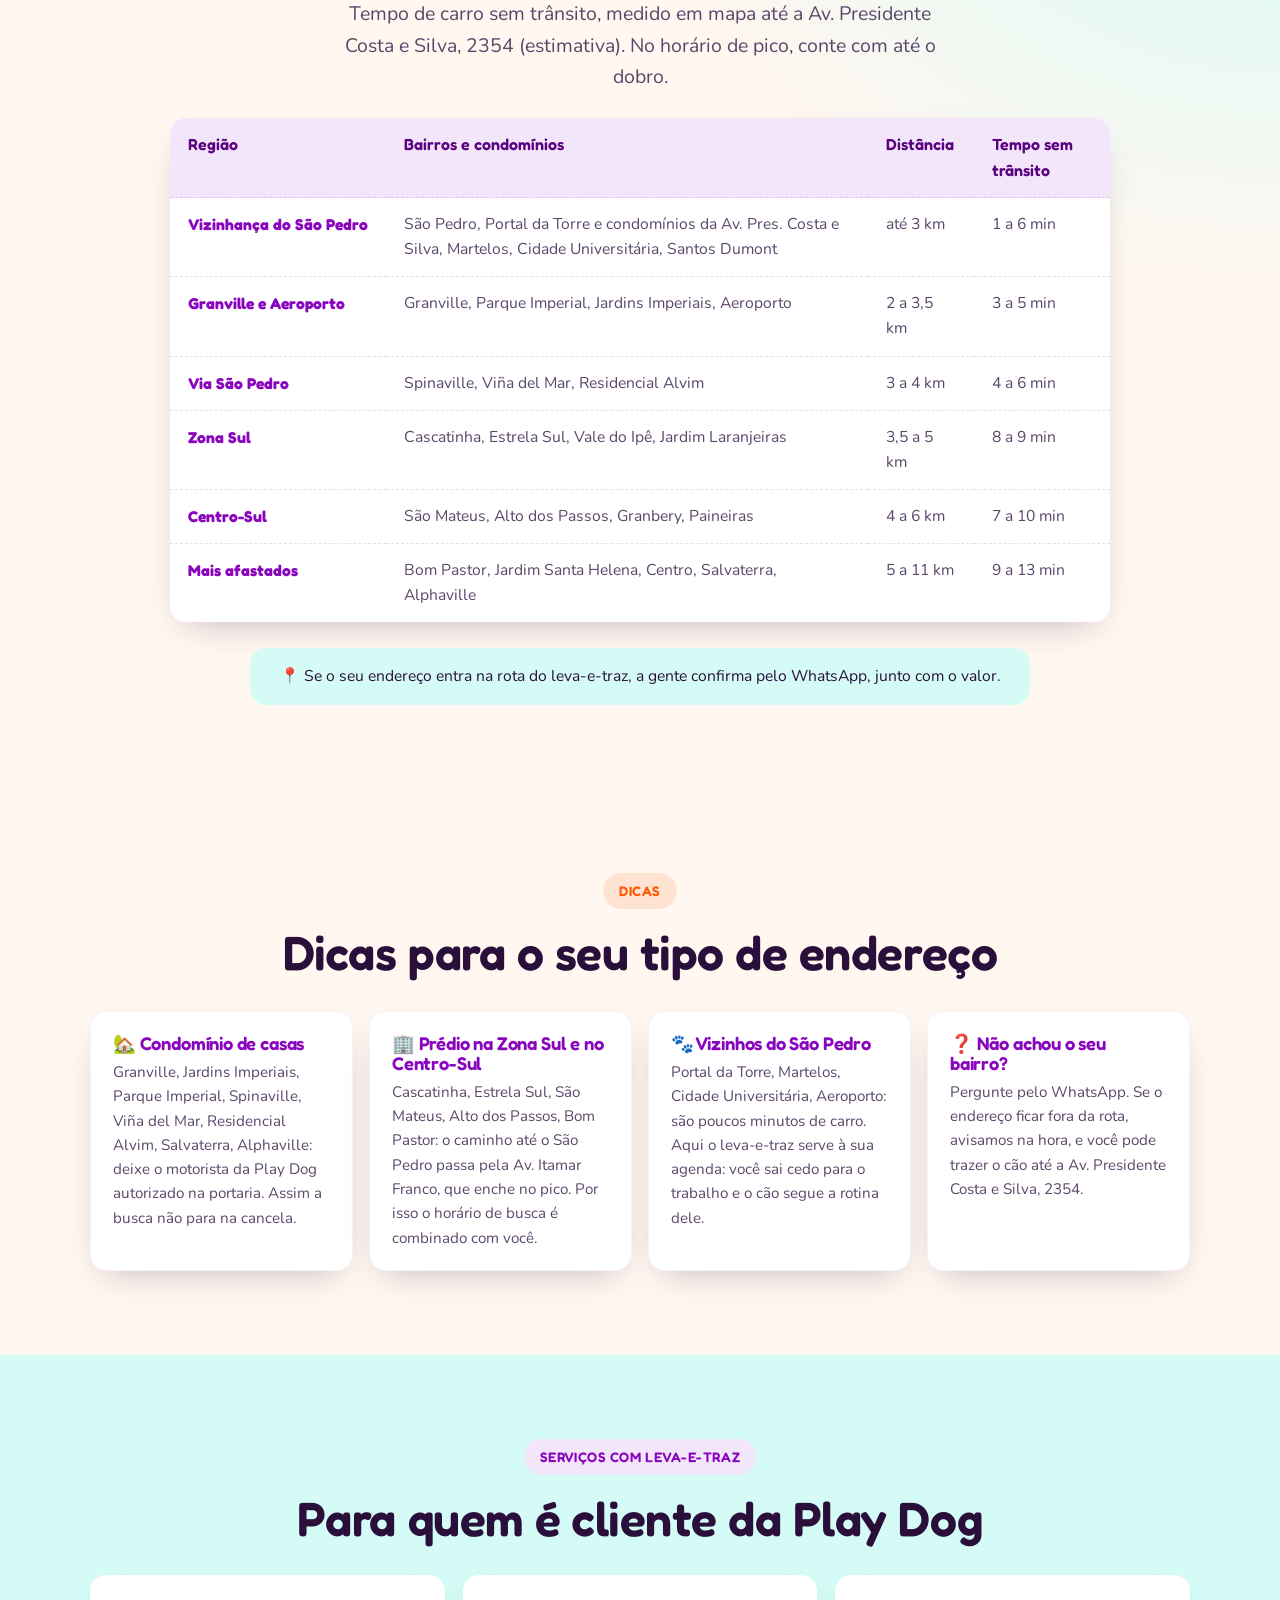
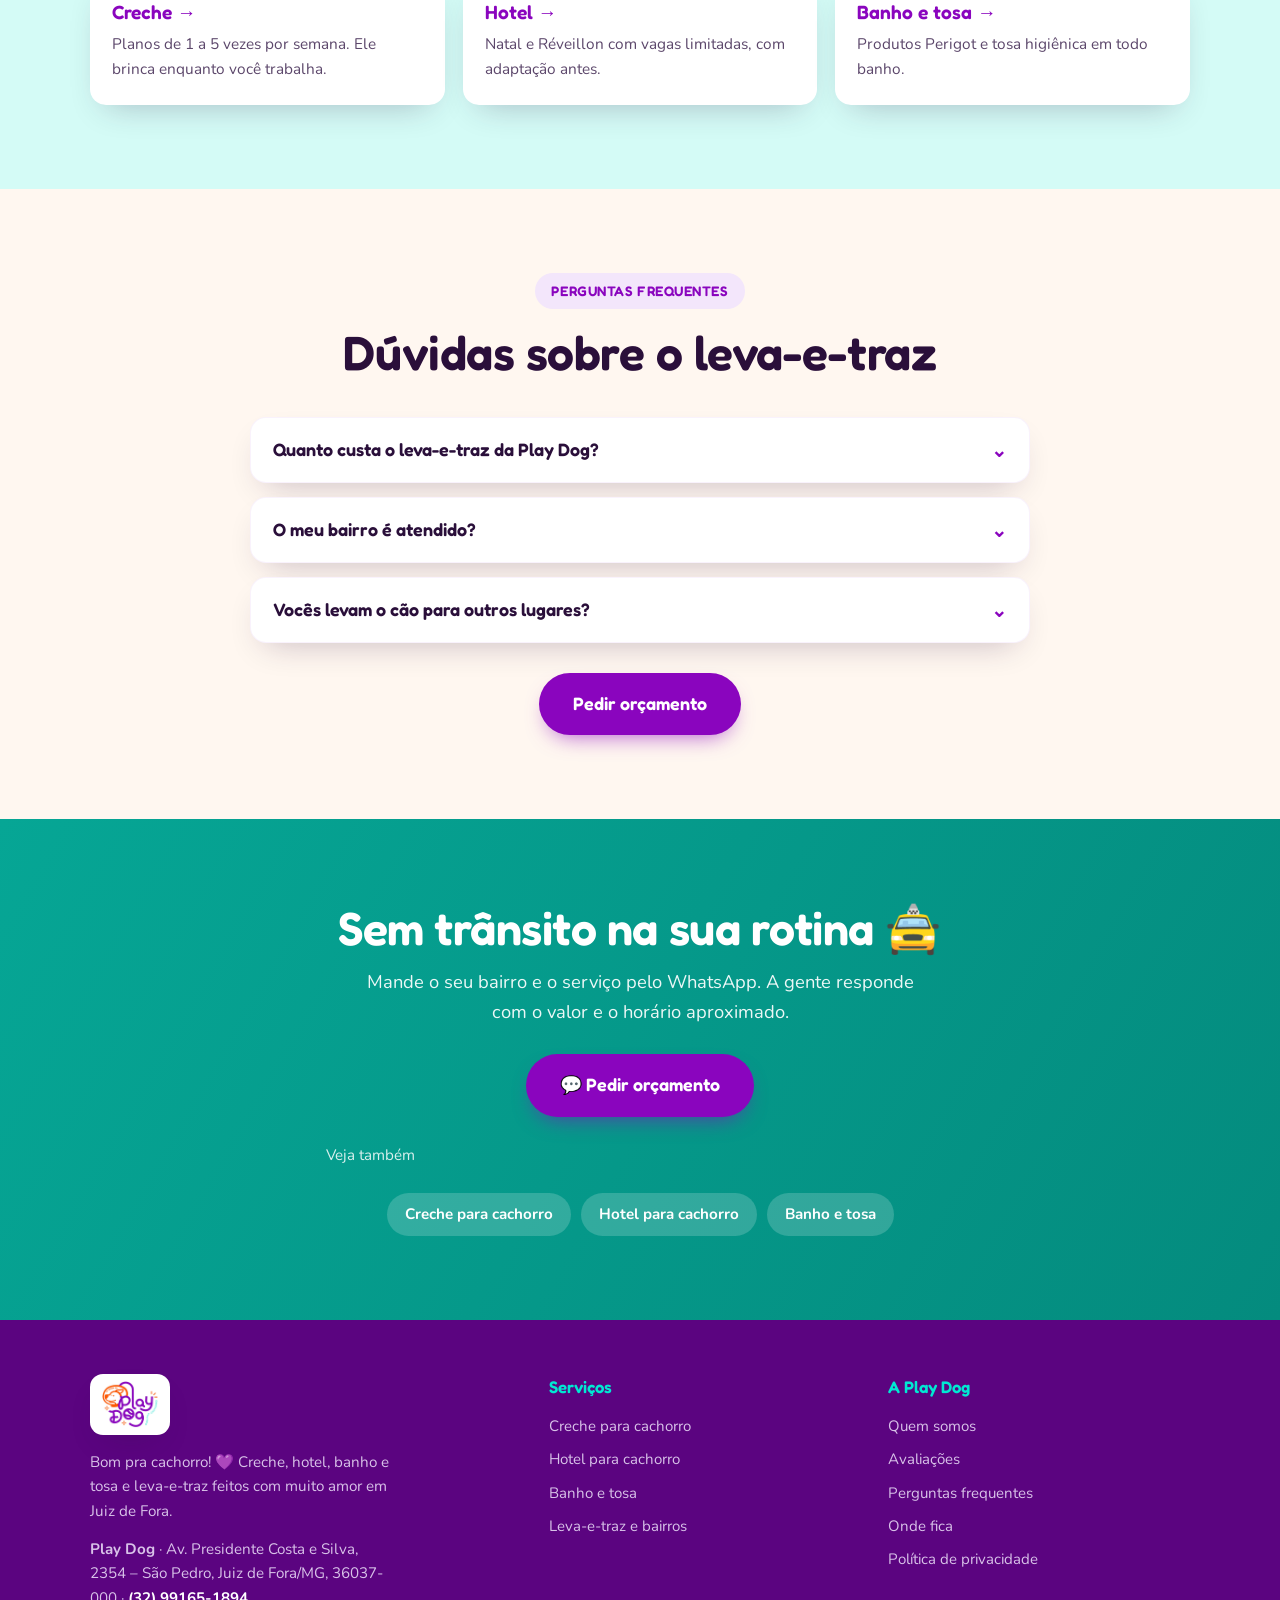
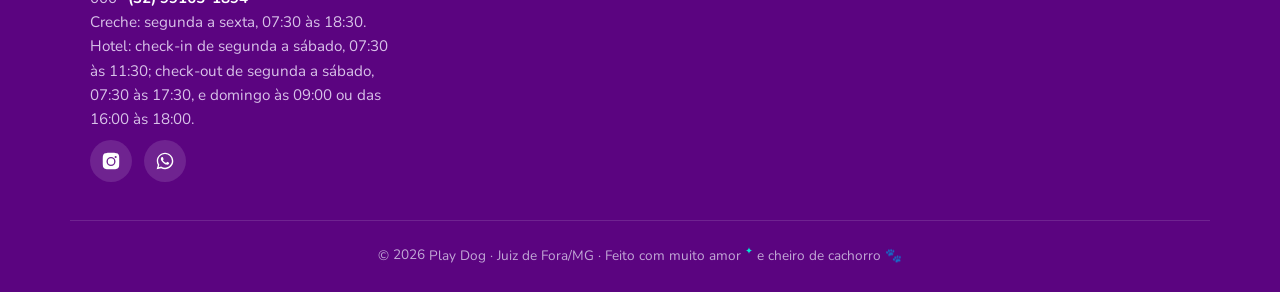
<file: leva-e-traz-bairros-atendidos.html>
<!DOCTYPE html>
<html lang="pt-BR">
<head>
<meta charset="UTF-8">
<meta name="viewport" content="width=device-width, initial-scale=1.0">
<!-- #gtm -->
<!-- Consent Mode v2 (LGPD): tudo negado ate o aceite no banner de cookies -->
<script>
  window.dataLayer = window.dataLayer || [];
  function gtag(){dataLayer.push(arguments);}
  gtag('consent','default',{
    'ad_storage':'denied','ad_user_data':'denied','ad_personalization':'denied',
    'analytics_storage':'denied','functionality_storage':'granted','security_storage':'granted',
    'wait_for_update':500
  });
  // >>> PASSO PARA ATIVAR A MEDICAO: crie um container gratuito no Google Tag Manager
  // (tagmanager.google.com) e cole o ID abaixo entre as aspas, ex.: 'GTM-XXXXXXX'.
  window.PLAYDOG_GTM_ID = 'GTM-M7XZMNQX';
  if (window.PLAYDOG_GTM_ID) {
    (function(w,d,s,l,i){w[l]=w[l]||[];w[l].push({'gtm.start':new Date().getTime(),event:'gtm.js'});
    var f=d.getElementsByTagName(s)[0],j=d.createElement(s),dl=l!='dataLayer'?'&l='+l:'';j.async=true;
    j.src='https://www.googletagmanager.com/gtm.js?id='+i+dl;f.parentNode.insertBefore(j,f);})(window,document,'script','dataLayer',window.PLAYDOG_GTM_ID);
  }
</script>
<!-- /gtm -->
<title>Táxi Dog para Clientes em Juiz de Fora: Bairros | Play Dog</title>
<meta name="description" content="Leva-e-traz da Play Dog em Juiz de Fora para clientes da creche, do hotel e do banho, cobrado à parte conforme o endereço. Veja como funciona e os bairros.">
<meta name="robots" content="index, follow, max-image-preview:large">
<meta name="geo.region" content="BR-MG">
<meta name="geo.placename" content="Juiz de Fora">
<meta name="geo.position" content="-21.7726864;-43.380007">
<meta name="ICBM" content="-21.7726864, -43.380007">
<link rel="canonical" href="https://playdogjf.com.br/leva-e-traz-bairros-atendidos">

<!-- Open Graph (WhatsApp / Instagram / Facebook) -->
<meta property="og:type" content="website">
<meta property="og:locale" content="pt_BR">
<meta property="og:site_name" content="Play Dog">
<meta property="og:url" content="https://playdogjf.com.br/leva-e-traz-bairros-atendidos">
<meta property="og:title" content="Leva-e-traz da Play Dog em Juiz de Fora">
<meta property="og:description" content="A Play Dog busca e leva o seu cão para a creche, o hotel e o banho. Cobrado à parte, conforme o endereço.">
<meta property="og:image" content="https://playdogjf.com.br/assets/og-image-playdog.jpg">
<meta property="og:image:width" content="1200">
<meta property="og:image:height" content="630">
<meta property="og:image:alt" content="Play Dog — leva-e-traz de cachorro em Juiz de Fora">
<meta name="twitter:card" content="summary_large_image">
<meta name="twitter:title" content="Leva-e-traz da Play Dog em Juiz de Fora">
<meta name="twitter:description" content="A Play Dog busca e leva o seu cão para a creche, o hotel e o banho. Cobrado à parte, conforme o endereço.">
<meta name="twitter:image" content="https://playdogjf.com.br/assets/og-image-playdog.jpg">

<!-- Favicon / PWA -->
<link rel="icon" href="/assets/favicon.ico" sizes="any">
<link rel="icon" type="image/png" sizes="32x32" href="/assets/favicon-32.png">
<link rel="apple-touch-icon" href="/assets/apple-touch-icon.png">
<link rel="manifest" href="/site.webmanifest">
<meta name="theme-color" content="#8A05BE">

<!-- Dados estruturados: serviço (sem preço) + caminho da página -->
<script type="application/ld+json">
{
  "@context": "https://schema.org",
  "@graph": [
    {
      "@type": "Service",
      "@id": "https://playdogjf.com.br/leva-e-traz-bairros-atendidos#servico",
      "name": "Leva-e-traz (táxi dog) para clientes da Play Dog",
      "serviceType": "Transporte de cães para clientes",
      "url": "https://playdogjf.com.br/leva-e-traz-bairros-atendidos",
      "description": "A Play Dog busca o cão em casa e leva de volta, só para clientes da creche, do hotel e do banho, em Juiz de Fora. Cobrado à parte, conforme o endereço. Não faz transporte avulso. A Play Dog fica no bairro São Pedro (Cidade Alta).",
      "provider": {
        "@type": "LocalBusiness",
        "@id": "https://playdogjf.com.br/#business",
        "name": "Play Dog",
        "url": "https://playdogjf.com.br/",
        "telephone": "+55 32 99165-1894",
        "address": { "@type": "PostalAddress", "streetAddress": "Av. Presidente Costa e Silva, 2354 - São Pedro", "addressLocality": "Juiz de Fora", "addressRegion": "MG", "postalCode": "36037-000", "addressCountry": "BR" }
      },
      "areaServed": { "@type": "City", "name": "Juiz de Fora" }
    },
    {
      "@type": "BreadcrumbList",
      "itemListElement": [
        { "@type": "ListItem", "position": 1, "name": "Início", "item": "https://playdogjf.com.br/" },
        { "@type": "ListItem", "position": 2, "name": "Leva-e-traz e bairros", "item": "https://playdogjf.com.br/leva-e-traz-bairros-atendidos" }
      ]
    },
    {
      "@type": "WebPage",
      "@id": "https://playdogjf.com.br/leva-e-traz-bairros-atendidos#pagina",
      "url": "https://playdogjf.com.br/leva-e-traz-bairros-atendidos",
      "name": "Táxi Dog para Clientes em Juiz de Fora: Bairros | Play Dog",
      "inLanguage": "pt-BR",
      "dateModified": "2026-10-27",
      "isPartOf": { "@type": "WebSite", "@id": "https://playdogjf.com.br/#website", "url": "https://playdogjf.com.br/", "name": "Play Dog" },
      "about": { "@id": "https://playdogjf.com.br/leva-e-traz-bairros-atendidos#servico" }
    }
  ]
}
</script>
<!-- Perguntas frequentes: gerado a partir do texto visível da seção "Dúvidas" (mesmas palavras) -->
<script type="application/ld+json" id="faq-ld">
{
  "@context": "https://schema.org",
  "@type": "FAQPage",
  "mainEntity": [
    {
      "@type": "Question",
      "name": "Quanto custa o leva-e-traz da Play Dog?",
      "acceptedAnswer": {
        "@type": "Answer",
        "text": "O leva-e-traz é cobrado à parte, e o valor depende do endereço e do serviço. Mande o seu bairro pelo WhatsApp (32) 99165-1894 e respondemos com o valor. Ele atende clientes da creche, do hotel e do banho, em Juiz de Fora."
      }
    },
    {
      "@type": "Question",
      "name": "O meu bairro é atendido?",
      "acceptedAnswer": {
        "@type": "Answer",
        "text": "Mande o seu endereço pelo WhatsApp: respondemos se ele entra na rota e quanto fica. Se ficar fora da rota, você pode trazer o cão até a Av. Presidente Costa e Silva, 2354, no São Pedro."
      }
    },
    {
      "@type": "Question",
      "name": "Vocês levam o cão para outros lugares?",
      "acceptedAnswer": {
        "@type": "Answer",
        "text": "Não. O leva-e-traz faz parte dos serviços da Play Dog: busca em casa e leva de volta. Não fazemos transporte avulso."
      }
    }
  ]
}
</script>
<link rel="preconnect" href="https://fonts.googleapis.com">
<link rel="preconnect" href="https://fonts.gstatic.com" crossorigin>
<link href="https://fonts.googleapis.com/css2?family=Fredoka:wght@400;500;600;700&family=Nunito:ital,wght@0,400;0,500;0,600;0,700;0,800;1,500&display=swap" rel="stylesheet">
<link rel="stylesheet" href="/assets/site.css?v=20261027">
</head>
<body data-servico="leva-e-traz">
<a class="skip-link" href="#conteudo">Pular para o conteúdo</a>

<!-- #cabecalho leva -->
<header>
  <div class="wrap nav">
    <a href="/" class="brand-logo" aria-label="Play Dog - início">
      <span class="logo-badge"><span class="logo-img" role="img" aria-label="Play Dog"></span></span>
    </a>
    <nav class="nav-links" id="navLinks" aria-label="Menu principal">
      <a href="/creche-para-cachorro-juiz-de-fora">Creche</a>
      <a href="/hotel-para-cachorro-juiz-de-fora">Hotel</a>
      <a href="/banho-e-tosa-juiz-de-fora">Banho e tosa</a>
      <a href="/leva-e-traz-bairros-atendidos" aria-current="page">Leva-e-traz</a>
      <a href="/#amor">Sobre nós</a>
      <a href="#duvidas">Dúvidas</a>
      <a href="#rodape">Contato</a>
    </nav>
    <div class="nav-cta">
      <a href="https://wa.me/5532991651894?text=Oi!%20Vim%20pelo%20site%20da%20Play%20Dog%20e%20quero%20um%20or%C3%A7amento%20do%20leva-e-traz." target="_blank" rel="noopener" class="btn btn-roxo" data-cta="header" data-servico="leva-e-traz" data-wa="um orçamento do leva-e-traz.">Agendar 🐾</a>
      <button class="menu-btn" id="menuBtn" type="button" aria-label="Abrir menu" aria-expanded="false" aria-controls="navLinks">
        <span></span><span></span><span></span>
      </button>
    </div>
  </div>
</header>
<!-- /cabecalho -->

<main id="conteudo">

<!-- ============ TOPO ============ -->
<section class="hero page-hero" id="topo">
  <div class="wrap hero-grid">
    <div class="hero-text">
      <nav class="crumbs" aria-label="Você está em"><a href="/">Início</a><span class="sep" aria-hidden="true">›</span><span aria-current="page">Leva-e-traz</span></nav>
      <span class="eyebrow">🚖 Play Dog · São Pedro, Cidade Alta</span>
      <h1>Leva-e-traz da Play Dog em Juiz de Fora: <span class="l2">bairros e como pedir</span></h1>
      <span class="updated">Atualizado em 27/10/2026</span>
      <p class="sub">Sem trânsito na sua rotina. Para quem é cliente da creche, do hotel ou do banho, a Play Dog busca o cão em casa e leva de volta. O leva-e-traz é cobrado à parte, conforme o endereço: mande o seu bairro e respondemos com o valor.</p>
      <p class="note" style="margin:0 0 24px;text-align:left">O leva-e-traz é só para clientes dos serviços da Play Dog. Não fazemos transporte avulso.</p>
      <div class="hero-ctas">
        <a href="https://wa.me/5532991651894?text=Oi!%20Vim%20pelo%20site%20da%20Play%20Dog%20e%20quero%20um%20or%C3%A7amento%20do%20leva-e-traz.%20Meu%20bairro%20%C3%A9%3A%20___.%20O%20servi%C3%A7o%20%C3%A9%3A%20creche%20%2F%20hotel%20%2F%20banho." target="_blank" rel="noopener" class="btn btn-laranja btn-lg" data-cta="hero" data-servico="leva-e-traz" data-wa="um orçamento do leva-e-traz." data-wa-extra="Meu bairro é: ___. O serviço é: creche / hotel / banho.">Pedir orçamento</a>
        <a href="#bairros" class="btn btn-ghost btn-lg">Ver bairros</a>
      </div>
    </div>
    <div class="hero-photo">
      <div class="photo-card">
        <picture><source type="image/avif" srcset="/assets/creche-dois-spitz-chegando.avif"><source type="image/webp" srcset="/assets/creche-dois-spitz-chegando.webp"><img src="/assets/creche-dois-spitz-chegando.jpg" alt="Dois Spitz chegando à Play Dog, no São Pedro, em Juiz de Fora" width="900" height="1200" fetchpriority="high" decoding="async"></picture>
      </div>
    </div>
  </div>
</section>

<!-- ============ COMO FUNCIONA ============ -->
<section class="section" id="como-funciona">
  <div class="wrap center">
    <span class="eyebrow roxo">Como funciona</span>
    <h2 class="title">Do seu portão até a Play Dog</h2>
  </div>
  <div class="wrap">
    <div class="steps">
      <div class="step"><span class="num">1</span><h3>Mande o endereço</h3><p>Pelo WhatsApp, diga o seu endereço e o serviço: creche, hotel ou banho.</p></div>
      <div class="step"><span class="num">2</span><h3>Receba o valor</h3><p>Respondemos com o valor e o horário aproximado de busca e de entrega.</p></div>
      <div class="step"><span class="num">3</span><h3>No dia</h3><p>O motorista faz a rota do dia com a lista de horários e os recados de cada cão.</p></div>
    </div>
  </div>
</section>

<!-- ============ BAIRROS ============ -->
<section class="section amor" id="bairros">
  <div class="wrap center">
    <span class="eyebrow">Bairros</span>
    <h2 class="title">Bairros perto da Play Dog e tempo de carro</h2>
    <p class="lead">Tempo de carro sem trânsito, medido em mapa até a Av. Presidente Costa e Silva, 2354 (estimativa). No horário de pico, conte com até o dobro.</p>
  </div>
  <div class="wrap" style="max-width:980px">
    <table class="info-table">
      <thead><tr><th scope="col">Região</th><th scope="col">Bairros e condomínios</th><th scope="col">Distância</th><th scope="col">Tempo sem trânsito</th></tr></thead>
      <tbody>
        <tr><td>Vizinhança do São Pedro</td><td data-label="Bairros">São Pedro, Portal da Torre e condomínios da Av. Pres. Costa e Silva, Martelos, Cidade Universitária, Santos Dumont</td><td data-label="Distância">até 3 km</td><td data-label="Tempo">1 a 6 min</td></tr>
        <tr><td>Granville e Aeroporto</td><td data-label="Bairros">Granville, Parque Imperial, Jardins Imperiais, Aeroporto</td><td data-label="Distância">2 a 3,5 km</td><td data-label="Tempo">3 a 5 min</td></tr>
        <tr><td>Via São Pedro</td><td data-label="Bairros">Spinaville, Viña del Mar, Residencial Alvim</td><td data-label="Distância">3 a 4 km</td><td data-label="Tempo">4 a 6 min</td></tr>
        <tr><td>Zona Sul</td><td data-label="Bairros">Cascatinha, Estrela Sul, Vale do Ipê, Jardim Laranjeiras</td><td data-label="Distância">3,5 a 5 km</td><td data-label="Tempo">8 a 9 min</td></tr>
        <tr><td>Centro-Sul</td><td data-label="Bairros">São Mateus, Alto dos Passos, Granbery, Paineiras</td><td data-label="Distância">4 a 6 km</td><td data-label="Tempo">7 a 10 min</td></tr>
        <tr><td>Mais afastados</td><td data-label="Bairros">Bom Pastor, Jardim Santa Helena, Centro, Salvaterra, Alphaville</td><td data-label="Distância">5 a 11 km</td><td data-label="Tempo">9 a 13 min</td></tr>
      </tbody>
    </table>
    <p class="note">📍 Se o seu endereço entra na rota do leva-e-traz, a gente confirma pelo WhatsApp, junto com o valor.</p>
  </div>
</section>

<!-- ============ DICAS ============ -->
<section class="section" id="dicas">
  <div class="wrap center">
    <span class="eyebrow laranja">Dicas</span>
    <h2 class="title">Dicas para o seu tipo de endereço</h2>
  </div>
  <div class="wrap">
    <div class="groups">
      <div class="group"><h3>🏡 Condomínio de casas</h3><p>Granville, Jardins Imperiais, Parque Imperial, Spinaville, Viña del Mar, Residencial Alvim, Salvaterra, Alphaville: deixe o motorista da Play Dog autorizado na portaria. Assim a busca não para na cancela.</p></div>
      <div class="group"><h3>🏢 Prédio na Zona Sul e no Centro-Sul</h3><p>Cascatinha, Estrela Sul, São Mateus, Alto dos Passos, Bom Pastor: o caminho até o São Pedro passa pela Av. Itamar Franco, que enche no pico. Por isso o horário de busca é combinado com você.</p></div>
      <div class="group"><h3>🐾 Vizinhos do São Pedro</h3><p>Portal da Torre, Martelos, Cidade Universitária, Aeroporto: são poucos minutos de carro. Aqui o leva-e-traz serve à sua agenda: você sai cedo para o trabalho e o cão segue a rotina dele.</p></div>
      <div class="group"><h3>❓ Não achou o seu bairro?</h3><p>Pergunte pelo WhatsApp. Se o endereço ficar fora da rota, avisamos na hora, e você pode trazer o cão até a Av. Presidente Costa e Silva, 2354.</p></div>
    </div>
  </div>
</section>

<!-- ============ SERVIÇOS ============ -->
<section class="section galeria" id="servicos">
  <div class="wrap center">
    <span class="eyebrow roxo">Serviços com leva-e-traz</span>
    <h2 class="title">Para quem é cliente da Play Dog</h2>
  </div>
  <div class="wrap">
    <div class="service-links">
      <a href="/creche-para-cachorro-juiz-de-fora"><b>Creche →</b><span>Planos de 1 a 5 vezes por semana. Ele brinca enquanto você trabalha.</span></a>
      <a href="/hotel-para-cachorro-juiz-de-fora"><b>Hotel →</b><span>Natal e Réveillon com vagas limitadas, com adaptação antes.</span></a>
      <a href="/banho-e-tosa-juiz-de-fora"><b>Banho e tosa →</b><span>Produtos Perigot e tosa higiênica em todo banho.</span></a>
    </div>
  </div>
</section>

<!-- ============ DÚVIDAS (o código FAQPage repete este texto) ============ -->
<section class="section" id="duvidas">
  <div class="wrap center">
    <span class="eyebrow roxo">Perguntas frequentes</span>
    <h2 class="title">Dúvidas sobre o leva-e-traz</h2>
  </div>
  <div class="wrap">
    <div class="acc faq">
      <div class="acc-item">
        <button class="acc-head" type="button"><span class="q">Quanto custa o leva-e-traz da Play Dog?</span> <span class="chev">⌄</span></button>
        <div class="acc-body"><div class="acc-body-inner"><p class="a">O leva-e-traz é cobrado à parte, e o valor depende do endereço e do serviço. Mande o seu bairro pelo WhatsApp (32) 99165-1894 e respondemos com o valor. Ele atende clientes da creche, do hotel e do banho, em Juiz de Fora.</p></div></div>
      </div>
      <div class="acc-item">
        <button class="acc-head" type="button"><span class="q">O meu bairro é atendido?</span> <span class="chev">⌄</span></button>
        <div class="acc-body"><div class="acc-body-inner"><p class="a">Mande o seu endereço pelo WhatsApp: respondemos se ele entra na rota e quanto fica. Se ficar fora da rota, você pode trazer o cão até a Av. Presidente Costa e Silva, 2354, no São Pedro.</p></div></div>
      </div>
      <div class="acc-item">
        <button class="acc-head" type="button"><span class="q">Vocês levam o cão para outros lugares?</span> <span class="chev">⌄</span></button>
        <div class="acc-body"><div class="acc-body-inner"><p class="a">Não. O leva-e-traz faz parte dos serviços da Play Dog: busca em casa e leva de volta. Não fazemos transporte avulso.</p></div></div>
      </div>
    </div>
    <div class="center-cta">
      <a href="https://wa.me/5532991651894?text=Oi!%20Vim%20pelo%20site%20da%20Play%20Dog%20e%20quero%20um%20or%C3%A7amento%20do%20leva-e-traz.%20Meu%20bairro%20%C3%A9%3A%20___.%20O%20servi%C3%A7o%20%C3%A9%3A%20creche%20%2F%20hotel%20%2F%20banho." target="_blank" rel="noopener" class="btn btn-roxo btn-lg" data-cta="faq" data-servico="leva-e-traz" data-wa="um orçamento do leva-e-traz." data-wa-extra="Meu bairro é: ___. O serviço é: creche / hotel / banho.">Pedir orçamento</a>
    </div>
  </div>
</section>

<!-- ============ CHAMADA FINAL ============ -->
<section class="section cta-agendar" id="agendar">
  <div class="wrap">
    <h2>Sem trânsito na sua rotina 🚖</h2>
    <p>Mande o seu bairro e o serviço pelo WhatsApp. A gente responde com o valor e o horário aproximado.</p>
    <div class="btn-row">
      <a href="https://wa.me/5532991651894?text=Oi!%20Vim%20pelo%20site%20da%20Play%20Dog%20e%20quero%20um%20or%C3%A7amento%20do%20leva-e-traz.%20Meu%20bairro%20%C3%A9%3A%20___.%20O%20servi%C3%A7o%20%C3%A9%3A%20creche%20%2F%20hotel%20%2F%20banho." target="_blank" rel="noopener" class="btn btn-roxo btn-lg" data-cta="cta-final" data-servico="leva-e-traz" data-wa="um orçamento do leva-e-traz." data-wa-extra="Meu bairro é: ___. O serviço é: creche / hotel / banho.">💬 Pedir orçamento</a>
    </div>
    <p class="see-also-label">Veja também</p>
    <div class="see-also">
      <a href="/creche-para-cachorro-juiz-de-fora">Creche para cachorro</a>
      <a href="/hotel-para-cachorro-juiz-de-fora">Hotel para cachorro</a>
      <a href="/banho-e-tosa-juiz-de-fora">Banho e tosa</a>
    </div>
  </div>
</section>

</main>

<!-- #rodape -->
<footer id="rodape">
  <div class="wrap foot-grid">
    <div class="foot-brand">
      <div class="foot-logo-wrap">
        <a href="/" aria-label="Play Dog - início"><span class="logo-badge"><span class="logo-img lg" role="img" aria-label="Play Dog"></span></span></a>
      </div>
      <p>Bom pra cachorro! 💜 Creche, hotel, banho e tosa e leva-e-traz feitos com muito amor em Juiz de Fora.</p>
      <p class="foot-nap"><b>Play Dog</b> · Av. Presidente Costa e Silva, 2354 – São Pedro, Juiz de Fora/MG, 36037-000 · <a href="https://wa.me/5532991651894?text=Oi!%20Vim%20pelo%20site%20da%20Play%20Dog%20e%20quero%20falar%20com%20a%20Play%20Dog." target="_blank" rel="noopener" data-cta="rodape" data-servico="geral" data-wa="falar com a Play Dog.">(32) 99165-1894</a><br>Creche: segunda a sexta, 07:30 às 18:30.<br>Hotel: check-in de segunda a sábado, 07:30 às 11:30; check-out de segunda a sábado, 07:30 às 17:30, e domingo às 09:00 ou das 16:00 às 18:00.</p>
      <div class="socials">
        <a href="https://www.instagram.com/playdogjf/" target="_blank" rel="noopener" aria-label="Instagram">
          <svg viewBox="0 0 24 24" fill="#fff"><path d="M12 2.2c3.2 0 3.6 0 4.9.07 1.17.05 1.8.25 2.23.41.56.22.96.48 1.38.9.42.42.68.82.9 1.38.16.42.36 1.06.41 2.23.06 1.27.07 1.65.07 4.85s0 3.58-.07 4.85c-.05 1.17-.25 1.8-.41 2.23-.22.56-.48.96-.9 1.38-.42.42-.82.68-1.38.9-.42.16-1.06.36-2.23.41-1.27.06-1.65.07-4.9.07s-3.63 0-4.9-.07c-1.17-.05-1.8-.25-2.23-.41a3.7 3.7 0 0 1-1.38-.9 3.7 3.7 0 0 1-.9-1.38c-.16-.42-.36-1.06-.41-2.23-.06-1.27-.07-1.65-.07-4.85s.01-3.58.07-4.85c.05-1.17.25-1.8.41-2.23.22-.56.48-.96.9-1.38.42-.42.82-.68 1.38-.9.42-.16 1.06-.36 2.23-.41C8.4 2.2 8.8 2.2 12 2.2zm0 4.96a5.42 5.42 0 1 0 0 10.84 5.42 5.42 0 0 0 0-10.84zm0 1.62a3.8 3.8 0 1 1 0 7.6 3.8 3.8 0 0 1 0-7.6zm5.6-2.9a1.27 1.27 0 1 0 0 2.54 1.27 1.27 0 0 0 0-2.54z"/></svg>
        </a>
        <a href="https://wa.me/5532991651894?text=Oi!%20Vim%20pelo%20site%20da%20Play%20Dog%20e%20quero%20falar%20com%20a%20Play%20Dog." target="_blank" rel="noopener" aria-label="WhatsApp" data-cta="rodape" data-servico="geral" data-wa="falar com a Play Dog.">
          <svg viewBox="0 0 24 24" fill="#fff"><path d="M12.04 2C6.58 2 2.13 6.45 2.13 11.9c0 1.76.46 3.45 1.32 4.95L2 22l5.28-1.38a9.9 9.9 0 0 0 4.76 1.21h.01c5.46 0 9.9-4.45 9.9-9.9C21.95 6.45 17.5 2 12.04 2zm0 18.02c-1.5 0-2.96-.4-4.24-1.16l-.3-.18-3.13.82.84-3.05-.2-.31a8.2 8.2 0 0 1-1.26-4.36c0-4.54 3.7-8.23 8.25-8.23 2.2 0 4.27.86 5.82 2.42a8.18 8.18 0 0 1 2.42 5.82c0 4.54-3.7 8.23-8.25 8.23zm4.52-6.16c-.25-.12-1.47-.72-1.69-.8-.23-.09-.39-.13-.56.12-.16.25-.64.8-.78.97-.14.16-.29.18-.54.06-.25-.12-1.05-.39-1.99-1.23-.74-.66-1.23-1.47-1.38-1.72-.14-.25-.01-.38.11-.5.11-.11.25-.29.37-.43.13-.14.17-.25.25-.41.08-.16.04-.31-.02-.43-.06-.12-.56-1.34-.76-1.84-.2-.48-.4-.42-.56-.43h-.48c-.16 0-.43.06-.65.31-.22.25-.85.84-.85 2.05s.87 2.38.99 2.54c.12.16 1.71 2.61 4.15 3.66.58.25 1.03.4 1.39.51.58.19 1.11.16 1.53.1.47-.07 1.47-.6 1.68-1.18.21-.58.21-1.07.14-1.18-.06-.11-.22-.17-.47-.29z"/></svg>
        </a>
      </div>
    </div>
    <div class="foot-col">
      <h5>Serviços</h5>
      <a href="/creche-para-cachorro-juiz-de-fora">Creche para cachorro</a>
      <a href="/hotel-para-cachorro-juiz-de-fora">Hotel para cachorro</a>
      <a href="/banho-e-tosa-juiz-de-fora">Banho e tosa</a>
      <a href="/leva-e-traz-bairros-atendidos">Leva-e-traz e bairros</a>
    </div>
    <div class="foot-col">
      <h5>A Play Dog</h5>
      <a href="/#amor">Quem somos</a>
      <a href="/#avaliacoes">Avaliações</a>
      <a href="/#duvidas">Perguntas frequentes</a>
      <a href="/#contato">Onde fica</a>
      <a href="/politica-de-privacidade">Política de privacidade</a>
    </div>
  </div>
  <div class="wrap foot-bottom">
    © <span id="ano"></span> Play Dog · Juiz de Fora/MG · Feito com muito amor <span class="spark">✦</span> e cheiro de cachorro 🐾
  </div>
</footer>
<!-- /rodape -->

<!-- #flutuantes leva -->
<div class="floaters">
  <a href="https://wa.me/5532991651894?text=Oi!%20Vim%20pelo%20site%20da%20Play%20Dog%20e%20quero%20um%20or%C3%A7amento%20do%20leva-e-traz." target="_blank" rel="noopener" class="fab wa" aria-label="WhatsApp" data-cta="flutuante" data-servico="leva-e-traz" data-wa="um orçamento do leva-e-traz.">
    <svg viewBox="0 0 24 24"><path d="M12.04 2C6.58 2 2.13 6.45 2.13 11.9c0 1.76.46 3.45 1.32 4.95L2 22l5.28-1.38a9.9 9.9 0 0 0 4.76 1.21h.01c5.46 0 9.9-4.45 9.9-9.9C21.95 6.45 17.5 2 12.04 2zm0 18.02c-1.5 0-2.96-.4-4.24-1.16l-.3-.18-3.13.82.84-3.05-.2-.31a8.2 8.2 0 0 1-1.26-4.36c0-4.54 3.7-8.23 8.25-8.23 2.2 0 4.27.86 5.82 2.42a8.18 8.18 0 0 1 2.42 5.82c0 4.54-3.7 8.23-8.25 8.23zm4.52-6.16c-.25-.12-1.47-.72-1.69-.8-.23-.09-.39-.13-.56.12-.16.25-.64.8-.78.97-.14.16-.29.18-.54.06-.25-.12-1.05-.39-1.99-1.23-.74-.66-1.23-1.47-1.38-1.72-.14-.25-.01-.38.11-.5.11-.11.25-.29.37-.43.13-.14.17-.25.25-.41.08-.16.04-.31-.02-.43-.06-.12-.56-1.34-.76-1.84-.2-.48-.4-.42-.56-.43h-.48c-.16 0-.43.06-.65.31-.22.25-.85.84-.85 2.05s.87 2.38.99 2.54c.12.16 1.71 2.61 4.15 3.66.58.25 1.03.4 1.39.51.58.19 1.11.16 1.53.1.47-.07 1.47-.6 1.68-1.18.21-.58.21-1.07.14-1.18-.06-.11-.22-.17-.47-.29z"/></svg>
  </a>
  <a href="https://www.instagram.com/playdogjf/" target="_blank" rel="noopener" class="fab ig" aria-label="Instagram">
    <svg viewBox="0 0 24 24"><path d="M12 2.2c3.2 0 3.6 0 4.9.07 1.17.05 1.8.25 2.23.41.56.22.96.48 1.38.9.42.42.68.82.9 1.38.16.42.36 1.06.41 2.23.06 1.27.07 1.65.07 4.85s0 3.58-.07 4.85c-.05 1.17-.25 1.8-.41 2.23-.22.56-.48.96-.9 1.38-.42.42-.82.68-1.38.9-.42.16-1.06.36-2.23.41-1.27.06-1.65.07-4.9.07s-3.63 0-4.9-.07c-1.17-.05-1.8-.25-2.23-.41a3.7 3.7 0 0 1-1.38-.9 3.7 3.7 0 0 1-.9-1.38c-.16-.42-.36-1.06-.41-2.23-.06-1.27-.07-1.65-.07-4.85s.01-3.58.07-4.85c.05-1.17.25-1.8.41-2.23.22-.56.48-.96.9-1.38.42-.42.82-.68 1.38-.9.42-.16 1.06-.36 2.23-.41C8.4 2.2 8.8 2.2 12 2.2zm0 4.96a5.42 5.42 0 1 0 0 10.84 5.42 5.42 0 0 0 0-10.84zm0 1.62a3.8 3.8 0 1 1 0 7.6 3.8 3.8 0 0 1 0-7.6zm5.6-2.9a1.27 1.27 0 1 0 0 2.54 1.27 1.27 0 0 0 0-2.54z"/></svg>
  </a>
</div>
<!-- /flutuantes -->

<!-- #cookies -->
<div class="cookie-banner" id="cookieBanner" role="dialog" aria-label="Aviso de cookies">
  <p>Usamos cookies pra entender como o site é usado e melhorar sua experiência. Você pode aceitar ou recusar — os não essenciais só ligam após o aceite. <a href="/politica-de-privacidade">Saiba mais</a>.</p>
  <div class="ck-actions">
    <button class="btn btn-ghost-sm" id="ckReject" type="button">Recusar</button>
    <button class="btn btn-roxo" id="ckAccept" type="button">Aceitar</button>
  </div>
</div>
<!-- /cookies -->

<script src="/assets/site.js?v=20261027" defer></script>
<script src="/assets/whatsapp-origem.js?v=20261027" defer></script>
</body>
</html>
</file>
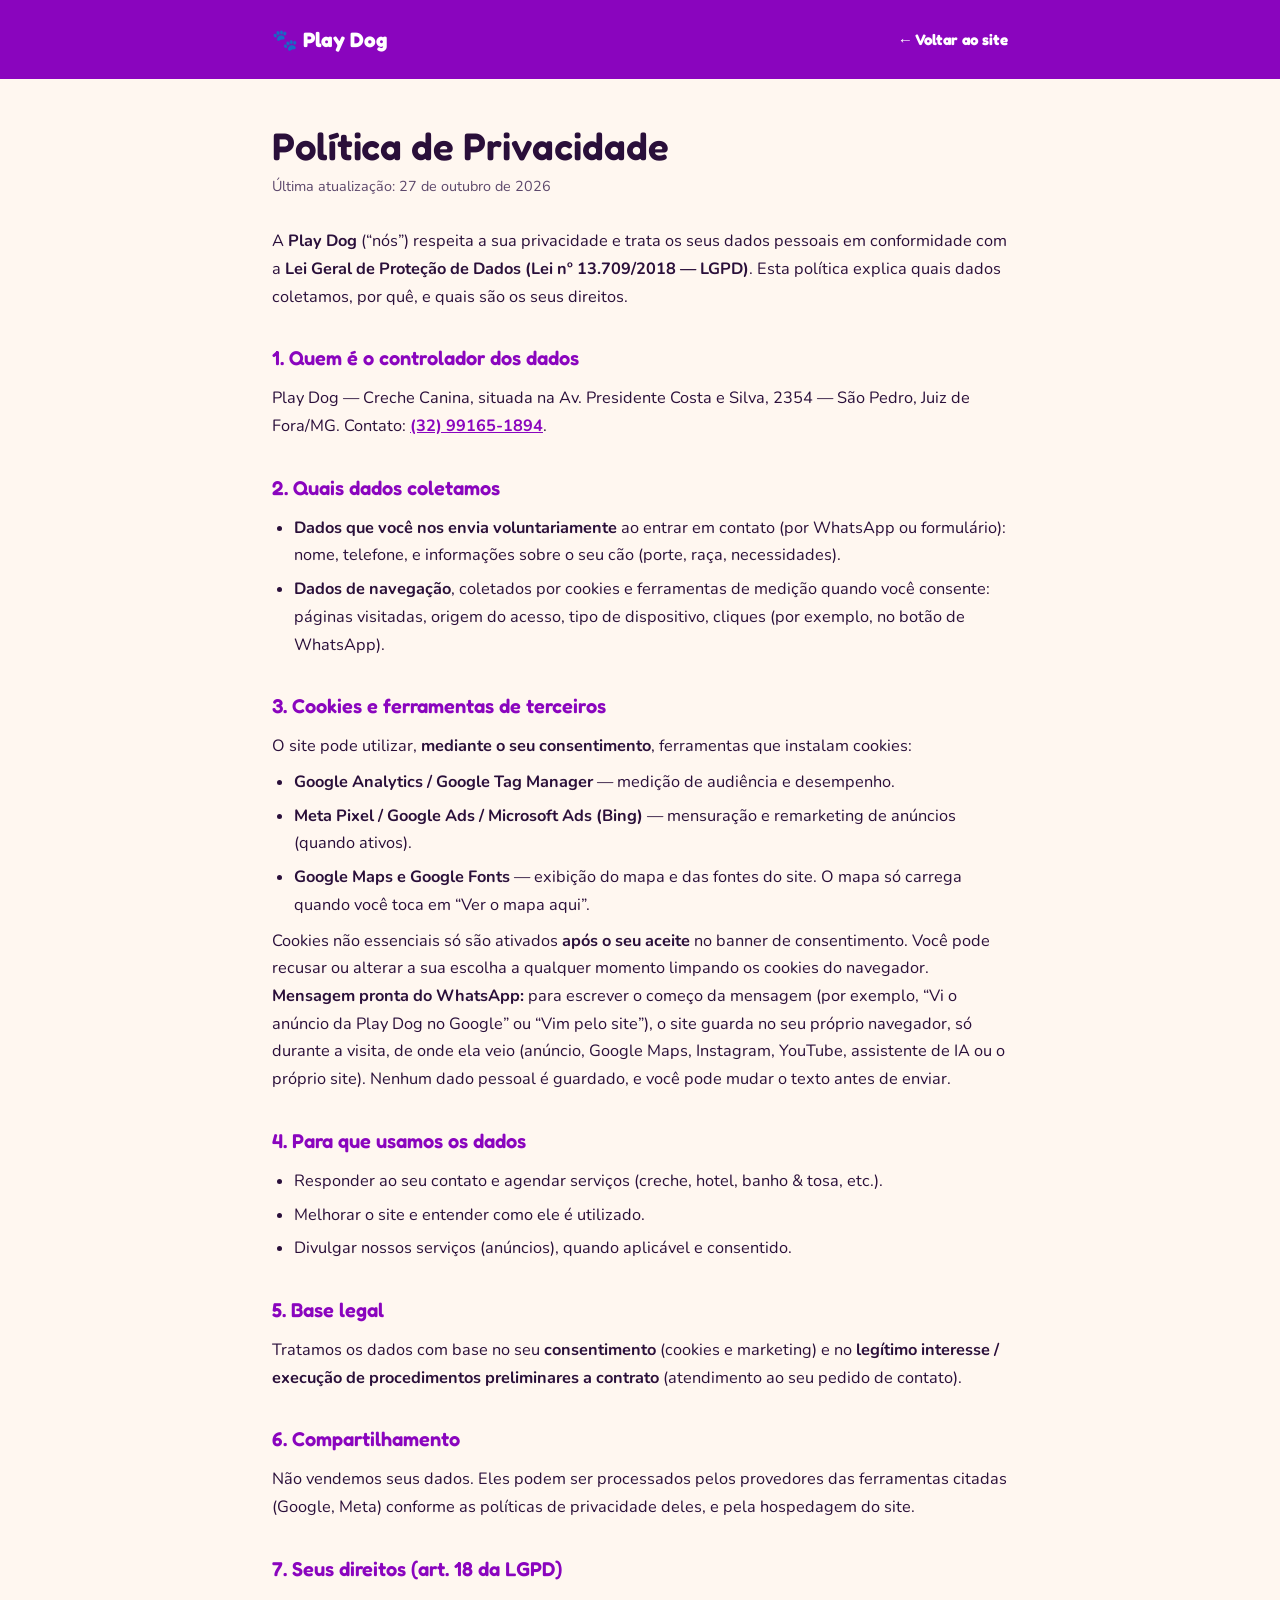
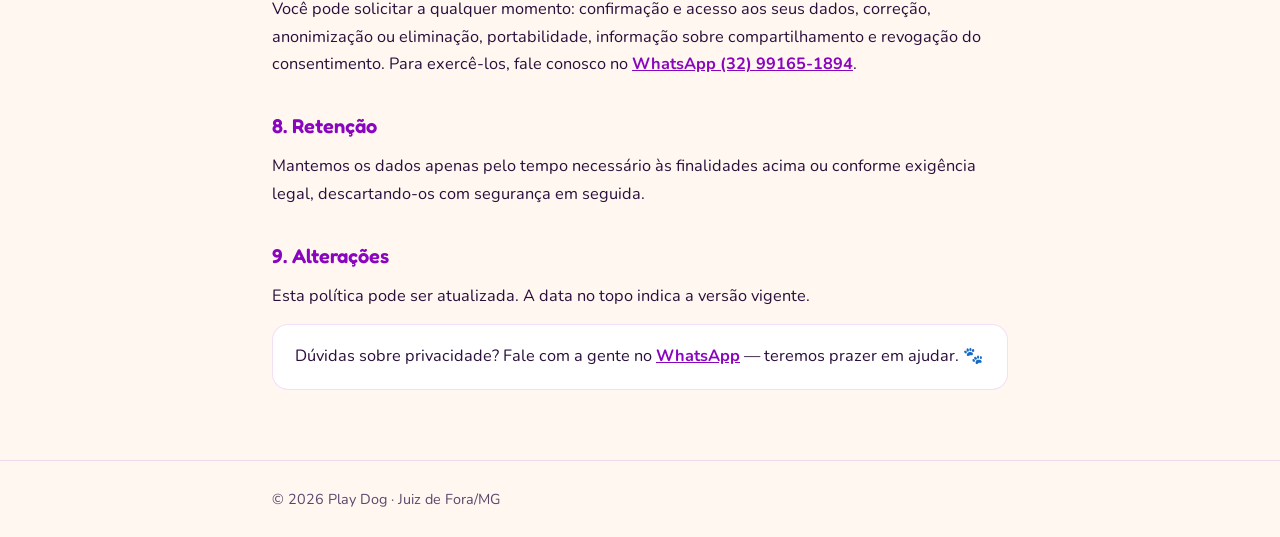
<file: politica-de-privacidade.html>
<!DOCTYPE html>
<html lang="pt-BR">
<head>
<meta charset="UTF-8">
<meta name="viewport" content="width=device-width, initial-scale=1.0">
<title>Política de Privacidade · Play Dog</title>
<meta name="description" content="Política de Privacidade da Play Dog — como tratamos seus dados, cookies e seus direitos sob a LGPD.">
<meta name="robots" content="index, follow">
<link rel="canonical" href="https://playdogjf.com.br/politica-de-privacidade">
<link rel="icon" href="/assets/favicon.ico" sizes="any">
<meta name="theme-color" content="#8A05BE">
<link rel="preconnect" href="https://fonts.googleapis.com">
<link rel="preconnect" href="https://fonts.gstatic.com" crossorigin>
<link href="https://fonts.googleapis.com/css2?family=Fredoka:wght@500;600;700&family=Nunito:wght@400;600;700&display=swap" rel="stylesheet">
<style>
  :root{--roxo:#8A05BE;--roxo-escuro:#5B0480;--laranja:#FF5600;--creme:#FFF7F0;--tinta:#2A0F3A;--tinta-suave:#5C476B}
  *{box-sizing:border-box;margin:0;padding:0}
  body{font-family:'Nunito',system-ui,sans-serif;color:var(--tinta);background:var(--creme);line-height:1.7;-webkit-font-smoothing:antialiased}
  .wrap{max-width:780px;margin:0 auto;padding:0 22px}
  header{background:var(--roxo);color:#fff;padding:22px 0}
  header .wrap{display:flex;align-items:center;justify-content:space-between;gap:16px}
  header a.back{color:#fff;font-weight:700;font-family:'Fredoka';text-decoration:none;font-size:.95rem}
  header a.back:hover{text-decoration:underline}
  .brand{font-family:'Fredoka';font-weight:700;font-size:1.3rem}
  main{padding:46px 0 70px}
  h1{font-family:'Fredoka';font-weight:600;font-size:clamp(1.8rem,5vw,2.4rem);color:var(--tinta);margin-bottom:6px;line-height:1.1}
  .upd{color:var(--tinta-suave);font-size:.9rem;margin-bottom:30px}
  h2{font-family:'Fredoka';font-weight:600;font-size:1.25rem;color:var(--roxo);margin:30px 0 10px}
  p,li{color:var(--tinta);font-size:1.02rem}
  ul{margin:8px 0 8px 22px}
  li{margin-bottom:6px}
  a{color:var(--roxo);font-weight:700}
  .box{background:#fff;border:1px solid rgba(138,5,190,.12);border-radius:16px;padding:18px 22px;margin-top:14px}
  footer{border-top:1px solid rgba(138,5,190,.12);padding:26px 0;color:var(--tinta-suave);font-size:.9rem}
</style>
</head>
<body>
<header>
  <div class="wrap">
    <span class="brand">🐾 Play Dog</span>
    <a class="back" href="/">← Voltar ao site</a>
  </div>
</header>
<main>
  <div class="wrap">
    <h1>Política de Privacidade</h1>
    <p class="upd">Última atualização: 27 de outubro de 2026</p>

    <p>A <strong>Play Dog</strong> (“nós”) respeita a sua privacidade e trata os seus dados pessoais em conformidade com a <strong>Lei Geral de Proteção de Dados (Lei nº 13.709/2018 — LGPD)</strong>. Esta política explica quais dados coletamos, por quê, e quais são os seus direitos.</p>

    <h2>1. Quem é o controlador dos dados</h2>
    <p>Play Dog — Creche Canina, situada na Av. Presidente Costa e Silva, 2354 — São Pedro, Juiz de Fora/MG. Contato: <a href="https://wa.me/5532991651894" target="_blank" rel="noopener">(32) 99165-1894</a>.</p>

    <h2>2. Quais dados coletamos</h2>
    <ul>
      <li><strong>Dados que você nos envia voluntariamente</strong> ao entrar em contato (por WhatsApp ou formulário): nome, telefone, e informações sobre o seu cão (porte, raça, necessidades).</li>
      <li><strong>Dados de navegação</strong>, coletados por cookies e ferramentas de medição quando você consente: páginas visitadas, origem do acesso, tipo de dispositivo, cliques (por exemplo, no botão de WhatsApp).</li>
    </ul>

    <h2>3. Cookies e ferramentas de terceiros</h2>
    <p>O site pode utilizar, <strong>mediante o seu consentimento</strong>, ferramentas que instalam cookies:</p>
    <ul>
      <li><strong>Google Analytics / Google Tag Manager</strong> — medição de audiência e desempenho.</li>
      <li><strong>Meta Pixel / Google Ads / Microsoft Ads (Bing)</strong> — mensuração e remarketing de anúncios (quando ativos).</li>
      <li><strong>Google Maps e Google Fonts</strong> — exibição do mapa e das fontes do site. O mapa só carrega quando você toca em “Ver o mapa aqui”.</li>
    </ul>
    <p>Cookies não essenciais só são ativados <strong>após o seu aceite</strong> no banner de consentimento. Você pode recusar ou alterar a sua escolha a qualquer momento limpando os cookies do navegador.</p>
    <p><strong>Mensagem pronta do WhatsApp:</strong> para escrever o começo da mensagem (por exemplo, “Vi o anúncio da Play Dog no Google” ou “Vim pelo site”), o site guarda no seu próprio navegador, só durante a visita, de onde ela veio (anúncio, Google Maps, Instagram, YouTube, assistente de IA ou o próprio site). Nenhum dado pessoal é guardado, e você pode mudar o texto antes de enviar.</p>

    <h2>4. Para que usamos os dados</h2>
    <ul>
      <li>Responder ao seu contato e agendar serviços (creche, hotel, banho & tosa, etc.).</li>
      <li>Melhorar o site e entender como ele é utilizado.</li>
      <li>Divulgar nossos serviços (anúncios), quando aplicável e consentido.</li>
    </ul>

    <h2>5. Base legal</h2>
    <p>Tratamos os dados com base no seu <strong>consentimento</strong> (cookies e marketing) e no <strong>legítimo interesse / execução de procedimentos preliminares a contrato</strong> (atendimento ao seu pedido de contato).</p>

    <h2>6. Compartilhamento</h2>
    <p>Não vendemos seus dados. Eles podem ser processados pelos provedores das ferramentas citadas (Google, Meta) conforme as políticas de privacidade deles, e pela hospedagem do site.</p>

    <h2>7. Seus direitos (art. 18 da LGPD)</h2>
    <p>Você pode solicitar a qualquer momento: confirmação e acesso aos seus dados, correção, anonimização ou eliminação, portabilidade, informação sobre compartilhamento e revogação do consentimento. Para exercê-los, fale conosco no <a href="https://wa.me/5532991651894" target="_blank" rel="noopener">WhatsApp (32) 99165-1894</a>.</p>

    <h2>8. Retenção</h2>
    <p>Mantemos os dados apenas pelo tempo necessário às finalidades acima ou conforme exigência legal, descartando-os com segurança em seguida.</p>

    <h2>9. Alterações</h2>
    <p>Esta política pode ser atualizada. A data no topo indica a versão vigente.</p>

    <div class="box">
      <p>Dúvidas sobre privacidade? Fale com a gente no <a href="https://wa.me/5532991651894" target="_blank" rel="noopener">WhatsApp</a> — teremos prazer em ajudar. 🐾</p>
    </div>
  </div>
</main>
<footer>
  <div class="wrap">© <span id="ano"></span> Play Dog · Juiz de Fora/MG</div>
</footer>
<script>document.getElementById('ano').textContent=new Date().getFullYear();</script>
</body>
</html>
</file>
<file: assets/site.css>
/* ============================================================
   PLAY DOG — tokens da marca
   ============================================================ */
:root{
  --roxo:#8A05BE;
  --roxo-escuro:#5B0480;
  --roxo-claro:#F3E6FB;
  --laranja:#FF5600;
  --laranja-claro:#FFE3D2;
  --turquesa:#00E9D2;
  --turquesa-fundo:#D4FBF6;
  --turquesa-tinta:#06A695; /* turquesa legível em texto pequeno */
  --creme:#FFF7F0;
  --tinta:#2A0F3A;
  --tinta-suave:#5C476B;
  --branco:#FFFFFF;
  --sombra:0 14px 34px -16px rgba(42,15,58,.30);
  --sombra-forte:0 22px 50px -18px rgba(42,15,58,.42);
  --raio:26px;
  --raio-sm:16px;
  --max:1140px;
}

*{box-sizing:border-box;margin:0;padding:0}
html{scroll-behavior:smooth}
body{
  font-family:'Nunito',system-ui,sans-serif;
  color:var(--tinta);
  background:var(--creme);
  line-height:1.6;
  -webkit-font-smoothing:antialiased;
  overflow-x:hidden;
}
h1,h2,h3,h4,.display{font-family:'Fredoka',sans-serif;line-height:1.08;font-weight:600;letter-spacing:-.01em}
a{color:inherit;text-decoration:none}
img{max-width:100%;display:block}
.wrap{width:100%;max-width:var(--max);margin:0 auto;padding:0 20px}

/* ===================== BOTÕES ===================== */
.btn{
  display:inline-flex;align-items:center;gap:9px;
  font-family:'Fredoka',sans-serif;font-weight:600;font-size:1.02rem;
  padding:14px 26px;border-radius:999px;border:none;cursor:pointer;
  transition:transform .18s ease, box-shadow .18s ease, background .18s ease;
  white-space:nowrap;
}
.btn:active{transform:scale(.97)}
.btn-roxo{background:var(--roxo);color:#fff;box-shadow:0 10px 22px -10px rgba(138,5,190,.7)}
.btn-roxo:hover{background:var(--roxo-escuro);transform:translateY(-2px)}
.btn-laranja{background:var(--laranja);color:#fff;box-shadow:0 10px 22px -10px rgba(255,86,0,.7)}
.btn-laranja:hover{transform:translateY(-2px);box-shadow:0 16px 28px -12px rgba(255,86,0,.8)}
.btn-turq{background:var(--turquesa-tinta);color:#fff;box-shadow:0 10px 22px -12px rgba(6,166,149,.9)}
.btn-turq:hover{transform:translateY(-2px)}
.btn-ghost{background:#fff;color:var(--roxo);border:2.5px solid var(--roxo)}
.btn-ghost:hover{background:var(--roxo);color:#fff}
.btn-lg{padding:17px 34px;font-size:1.12rem}

/* ===================== HEADER ===================== */
header{
  position:sticky;top:0;z-index:60;
  background:rgba(255,247,240,.86);backdrop-filter:blur(12px);
  border-bottom:1px solid rgba(138,5,190,.08);
}
.nav{display:flex;align-items:center;justify-content:space-between;height:68px}
.brand{display:flex;align-items:center;gap:10px;font-family:'Fredoka';font-weight:700;font-size:1.5rem}
.brand .play{color:var(--roxo)}
.brand .dog{color:var(--laranja)}
.brand-mark{width:38px;height:38px;flex:none}
.nav-links{display:flex;gap:26px;align-items:center}
.nav-links a{font-weight:700;font-size:.98rem;color:var(--tinta-suave);transition:color .15s}
.nav-links a:hover{color:var(--roxo)}
.nav-cta{display:flex;align-items:center;gap:10px}
.menu-btn{display:none;background:none;border:none;cursor:pointer;padding:11px;min-width:44px;min-height:44px}
.menu-btn span{display:block;width:24px;height:2.6px;background:var(--roxo);border-radius:2px;margin:5px 0;transition:.25s}
@media(max-width:980px){
  .nav-links{
    position:absolute;top:68px;left:0;right:0;flex-direction:column;gap:0;
    background:var(--creme);border-bottom:1px solid rgba(138,5,190,.1);
    max-height:0;overflow:hidden;transition:max-height .3s ease;
  }
  .nav-links.open{max-height:560px}
  .nav-links a{padding:15px 20px;width:100%;border-top:1px solid rgba(138,5,190,.06)}
  .menu-btn{display:block}
  .nav .btn{padding:9px 14px;font-size:.86rem}
  .menu-btn.x span:nth-child(1){transform:translateY(7.6px) rotate(45deg)}
  .menu-btn.x span:nth-child(2){opacity:0}
  .menu-btn.x span:nth-child(3){transform:translateY(-7.6px) rotate(-45deg)}
}

/* ===================== SECÇÕES ===================== */
.section{padding:84px 0}
.section-tight{padding:60px 0}
.eyebrow{
  display:inline-flex;align-items:center;gap:8px;
  font-family:'Fredoka';font-weight:600;font-size:.86rem;letter-spacing:.04em;text-transform:uppercase;
  color:var(--turquesa-tinta);background:var(--turquesa-fundo);
  padding:7px 16px;border-radius:999px;margin-bottom:18px;
}
.eyebrow.laranja{color:var(--laranja);background:var(--laranja-claro)}
.eyebrow.roxo{color:var(--roxo);background:var(--roxo-claro)}
h2.title{font-size:clamp(2rem,5vw,3rem);margin-bottom:14px}
.lead{font-size:clamp(1.05rem,2.4vw,1.22rem);color:var(--tinta-suave);max-width:620px}
.center{text-align:center}
.center .lead{margin:0 auto}

/* faísca da marca */
.spark{display:inline-block;color:var(--laranja);font-size:.7em;vertical-align:super}

/* ===================== HERO ===================== */
.hero{position:relative;background:
  radial-gradient(120% 100% at 85% -10%, var(--turquesa-fundo) 0%, transparent 55%),
  radial-gradient(110% 80% at 0% 110%, var(--roxo-claro) 0%, transparent 55%),
  var(--creme);
  padding:60px 0 90px;overflow:hidden}
.hero-grid{display:grid;grid-template-columns:1.05fr .95fr;gap:48px;align-items:center}
.hero h1{font-size:clamp(2.05rem,5vw,3.3rem);font-weight:700;margin-bottom:20px}
.hero h1 .l1{color:var(--tinta)}
.hero h1 .l2{color:var(--roxo)}
.hero h1 .l3{color:var(--laranja)}
.hero p.sub{font-size:clamp(1.08rem,2.6vw,1.3rem);color:var(--tinta-suave);max-width:520px;margin-bottom:28px}
.hero-ctas{display:flex;gap:14px;flex-wrap:wrap;margin-bottom:26px}
.hero-chips{display:flex;gap:10px;flex-wrap:wrap}
.chip{display:inline-flex;align-items:center;gap:8px;background:#fff;border-radius:999px;padding:9px 16px;
  font-weight:700;font-size:.9rem;color:var(--roxo-escuro);box-shadow:var(--sombra)}
.chip svg{width:18px;height:18px;flex:none}

/* foto hero */
.hero-photo{position:relative}
.photo-card{
  position:relative;border-radius:34px;overflow:hidden;
  box-shadow:var(--sombra-forte);background:#fff;
  aspect-ratio:4/4.4;
}
.ph{ /* placeholder de imagem */
  width:100%;height:100%;display:flex;flex-direction:column;align-items:center;justify-content:center;gap:8px;
  text-align:center;padding:22px;
  background:repeating-linear-gradient(135deg,#fff 0 22px,#fdf3ea 22px 44px);
  color:var(--tinta-suave);
}
.ph .ph-emoji{font-size:2.6rem;filter:saturate(1.1)}
.ph .ph-label{font-family:'Fredoka';font-weight:600;color:var(--roxo);font-size:1rem}
.ph .ph-hint{font-size:.82rem;max-width:240px}
.float-badge{
  position:absolute;background:#fff;border-radius:20px;padding:13px 17px;box-shadow:var(--sombra-forte);
  display:flex;align-items:center;gap:11px;font-weight:800;
}
.float-badge .fb-emoji{font-size:1.6rem}
.float-badge small{display:block;font-weight:700;color:var(--tinta-suave);font-size:.74rem}
.fb-1{bottom:18px;left:-14px;animation:bob 4s ease-in-out infinite}
.fb-2{top:24px;right:-10px;animation:bob 4.6s ease-in-out infinite .6s}
@keyframes bob{0%,100%{transform:translateY(0)}50%{transform:translateY(-9px)}}

/* estrelinha decorativa */
.deco-spark{position:absolute;pointer-events:none;opacity:.9}
.ds1{top:8%;left:46%;width:30px;animation:tw 3s ease-in-out infinite}
.ds2{bottom:14%;left:6%;width:22px;animation:tw 3.4s ease-in-out infinite .5s}
.ds3{top:30%;right:4%;width:18px;animation:tw 2.8s ease-in-out infinite 1s}
@keyframes tw{0%,100%{transform:scale(1);opacity:.85}50%{transform:scale(1.25);opacity:1}}

/* ===================== ONDA divisória ===================== */
.wave{display:block;width:100%;height:60px;line-height:0}
.wave svg{width:100%;height:100%}

/* ===================== FAIXA confiança ===================== */
.trust{background:var(--roxo);color:#fff;padding:30px 0}
.trust-grid{display:grid;grid-template-columns:repeat(4,1fr);gap:22px;text-align:center}
.trust-item{display:flex;flex-direction:column;align-items:center;gap:6px}
.trust-item .ti-emoji{font-size:1.8rem}
.trust-item b{font-family:'Fredoka';font-weight:600;font-size:1.02rem}
.trust-item span{font-size:.86rem;color:#EAD3F7}

/* ===================== SERVIÇOS ===================== */
.cards{display:grid;grid-template-columns:repeat(2,1fr);gap:22px;margin-top:40px}
.card{
  background:#fff;border-radius:var(--raio);padding:30px 28px;box-shadow:var(--sombra);
  border:1px solid rgba(138,5,190,.05);position:relative;overflow:hidden;
  transition:transform .2s ease, box-shadow .2s ease;
}
.card:hover{transform:translateY(-6px);box-shadow:var(--sombra-forte)}
.card .ico{
  width:60px;height:60px;border-radius:18px;display:flex;align-items:center;justify-content:center;
  font-size:1.9rem;margin-bottom:18px;
}
.card.creche .ico{background:var(--turquesa-fundo)}
.card.hotel  .ico{background:var(--roxo-claro)}
.card.banho  .ico{background:var(--laranja-claro)}
.card.transp .ico{background:#E2F8FF}
.card h3{font-size:1.4rem;margin-bottom:8px;color:var(--tinta)}
.card p{color:var(--tinta-suave);font-size:1rem;margin-bottom:16px}
.card .card-link{font-family:'Fredoka';font-weight:600;color:var(--roxo);display:inline-flex;align-items:center;gap:6px}
.card .card-link:hover{gap:10px}
.card .corner{position:absolute;right:-26px;top:-26px;width:90px;height:90px;border-radius:50%;opacity:.10}
.card.creche .corner{background:var(--turquesa)}
.card.hotel  .corner{background:var(--roxo)}
.card.banho  .corner{background:var(--laranja)}
.card.transp .corner{background:var(--turquesa)}
/* faixa discreta da lojinha */
.loja-strip{display:flex;align-items:center;gap:16px;margin-top:22px;
  background:var(--creme);border:1.5px dashed rgba(138,5,190,.22);border-radius:var(--raio-sm);
  padding:18px 22px}
.loja-strip .loja-emoji{font-size:1.7rem;flex:none}
.loja-strip p{color:var(--tinta-suave);font-size:.98rem;margin:0}
.loja-strip b{color:var(--roxo);font-family:'Fredoka';font-weight:600}

/* ===================== AMOR / SOBRE ===================== */
.amor{background:
  radial-gradient(100% 100% at 100% 0%, var(--turquesa-fundo) 0%, transparent 50%),
  var(--creme)}
.amor-grid{display:grid;grid-template-columns:1fr 1fr;gap:48px;align-items:center}
.carol-card{
  background:#fff;border-radius:var(--raio);padding:30px;box-shadow:var(--sombra);
  border:2px solid var(--turquesa-fundo);display:flex;gap:18px;align-items:center;margin-top:26px;
}
.carol-card .carol-photo{width:78px;height:78px;border-radius:50%;flex:none;background:var(--roxo-claro);
  display:flex;align-items:center;justify-content:center;font-size:2rem;border:3px solid var(--turquesa)}
.carol-card h4{font-size:1.15rem;color:var(--roxo);margin-bottom:2px}
.carol-card p{font-size:.92rem;color:var(--tinta-suave)}

/* ===================== GALERIA ===================== */
.galeria{background:var(--turquesa-fundo)}
.gal-grid{display:grid;grid-template-columns:repeat(4,1fr);gap:14px;margin-top:36px}
.gal-item{border-radius:var(--raio-sm);overflow:hidden;aspect-ratio:1;box-shadow:var(--sombra)}
.gal-item.tall{grid-row:span 2;aspect-ratio:auto}
.gal-item .ph{border-radius:0}
.gal-cta{display:flex;flex-direction:column;align-items:center;gap:16px;margin-top:36px;text-align:center}

/* ===================== DIFERENCIAIS ===================== */
.dif-grid{display:grid;grid-template-columns:repeat(auto-fit,minmax(220px,1fr));gap:22px;margin-top:40px}
.dif{background:#fff;border-radius:var(--raio);padding:26px;box-shadow:var(--sombra);text-align:center}
.dif .d-emoji{font-size:2.2rem;margin-bottom:10px;display:block}
.dif h4{font-size:1.15rem;color:var(--roxo);margin-bottom:6px}
.dif p{font-size:.94rem;color:var(--tinta-suave)}
.transporte-band{
  margin-top:34px;background:var(--roxo);color:#fff;border-radius:var(--raio);
  display:grid;grid-template-columns:1.1fr .9fr;gap:0;overflow:hidden;box-shadow:var(--sombra-forte);
}
.transporte-band .tb-text{padding:38px 36px}
.transporte-band .eyebrow{background:rgba(255,255,255,.16);color:#fff}
.transporte-band h3{font-size:1.7rem;margin-bottom:10px}
.transporte-band p{color:#EAD3F7;margin-bottom:20px}
.transporte-band .tb-photo .ph{background:repeating-linear-gradient(135deg,#7d12a8 0 22px,#7409a0 22px 44px);color:#EAD3F7;min-height:240px;height:100%}
.transporte-band .tb-photo .ph-label{color:#fff}

/* ===================== VALORES / REGRAS ===================== */
.acc{max-width:780px;margin:38px auto 0;display:flex;flex-direction:column;gap:14px}
.acc-item{background:#fff;border-radius:var(--raio-sm);box-shadow:var(--sombra);overflow:hidden;border:1px solid rgba(138,5,190,.05)}
.acc-head{width:100%;text-align:left;background:none;border:none;cursor:pointer;
  padding:20px 22px;display:flex;align-items:center;justify-content:space-between;gap:14px;
  font-family:'Fredoka';font-weight:600;font-size:1.12rem;color:var(--tinta)}
.acc-head .ah-ico{font-size:1.3rem}
.acc-head .chev{margin-left:auto;color:var(--roxo);transition:transform .25s;font-size:1.2rem}
.acc-item.open .chev{transform:rotate(180deg)}
.acc-body{max-height:0;overflow:hidden;visibility:hidden;transition:max-height .3s ease,visibility .3s ease}
.acc-item.open .acc-body{max-height:2000px;visibility:visible}
.acc-body-inner{padding:0 22px 22px;color:var(--tinta-suave)}
.acc-body-inner ul{list-style:none;display:flex;flex-direction:column;gap:9px}
.acc-body-inner li{display:flex;gap:10px;align-items:flex-start}
.acc-body-inner li::before{content:"🐾";font-size:.95rem;line-height:1.5}
.price-table{width:100%;border-collapse:collapse;margin-top:4px}
.price-table td{padding:11px 4px;border-bottom:1px dashed rgba(138,5,190,.15);font-size:.98rem}
.price-table td:last-child{text-align:right;font-weight:800;color:var(--roxo);font-family:'Fredoka';white-space:nowrap}
.price-note{font-size:.82rem;margin-top:12px;color:var(--tinta-suave);font-style:italic}

/* ===================== CTA AGENDAR ===================== */
.cta-agendar{background:linear-gradient(120deg,#06A695 0%,#048b7e 100%);color:#fff;text-align:center}
.cta-agendar h2{font-size:clamp(2rem,5vw,2.9rem);margin-bottom:14px}
.cta-agendar p{font-size:1.15rem;max-width:560px;margin:0 auto 28px;color:rgba(255,255,255,.92)}
.cta-agendar .btn-row{display:flex;gap:14px;justify-content:center;flex-wrap:wrap}

/* ===================== CONTATO ===================== */
.contato-grid{display:grid;grid-template-columns:1fr 1fr;gap:40px;margin-top:40px;align-items:start}
.info-list{display:flex;flex-direction:column;gap:18px}
.info-row{display:flex;gap:16px;align-items:flex-start;background:#fff;border-radius:var(--raio-sm);padding:20px 22px;box-shadow:var(--sombra)}
.info-row .ir-ico{width:46px;height:46px;border-radius:14px;flex:none;display:flex;align-items:center;justify-content:center;font-size:1.4rem;background:var(--roxo-claro)}
.info-row.estac .ir-ico{background:var(--turquesa-fundo)}
.info-row h4{font-size:1.05rem;color:var(--tinta);margin-bottom:2px}
.info-row p{color:var(--tinta-suave);font-size:.96rem}
.info-row a{color:var(--roxo);font-weight:700}
.map-card{border-radius:var(--raio);overflow:hidden;box-shadow:var(--sombra);aspect-ratio:1/1.05;min-height:340px}
.map-card .ph{background:repeating-linear-gradient(135deg,#eafaf8 0 24px,#dff6f3 24px 48px)}

/* ===================== FOOTER ===================== */
footer{background:var(--roxo-escuro);color:#fff;padding:54px 0 26px}
.foot-grid{display:grid;grid-template-columns:1.4fr 1fr 1fr;gap:36px}
.foot-brand .brand{color:#fff;margin-bottom:12px}
.foot-brand .brand .play{color:#fff}
.foot-brand .brand .dog{color:var(--turquesa)}
.foot-brand p{color:#D8C2E8;font-size:.95rem;max-width:300px}
.foot-col h5{font-family:'Fredoka';font-weight:600;font-size:1.05rem;margin-bottom:14px;color:var(--turquesa)}
.foot-col a,.foot-col p{display:block;color:#D8C2E8;font-size:.94rem;margin-bottom:9px}
.foot-col a:hover{color:#fff}
.socials{display:flex;gap:12px;margin-top:8px}
.socials a{width:42px;height:42px;border-radius:50%;background:rgba(255,255,255,.12);display:flex;align-items:center;justify-content:center;transition:.2s}
.socials a:hover{background:var(--turquesa);transform:translateY(-3px)}
.socials svg{width:20px;height:20px}
.foot-bottom{border-top:1px solid rgba(255,255,255,.12);margin-top:38px;padding-top:22px;text-align:center;color:#C2A8D6;font-size:.85rem}
.foot-bottom .spark{color:var(--turquesa)}

/* ===================== FLOATERS ===================== */
.floaters{position:fixed;right:16px;bottom:16px;z-index:80;display:flex;flex-direction:column;gap:12px}
.fab{width:56px;height:56px;border-radius:50%;display:flex;align-items:center;justify-content:center;
  box-shadow:var(--sombra-forte);transition:transform .18s}
.fab:hover{transform:scale(1.08)}
.fab svg{width:28px;height:28px}
.fab.wa{background:#25D366}
.fab.ig{background:linear-gradient(45deg,#f09433,#e6683c,#dc2743,#cc2366,#bc1888)}
.fab svg{fill:#fff}

/* ===================== RESPONSIVO ===================== */
@media(max-width:860px){
  .hero-grid{grid-template-columns:1fr;gap:36px}
  .hero-photo{max-width:380px;margin:0 auto}
  .trust-grid{grid-template-columns:repeat(2,1fr);gap:24px}
  .cards{grid-template-columns:1fr}
  .amor-grid{grid-template-columns:1fr;gap:32px}
  .gal-grid{grid-template-columns:repeat(2,1fr)}
  .gal-item.tall{grid-row:span 1;aspect-ratio:1}
  .dif-grid{grid-template-columns:1fr}
  .transporte-band{grid-template-columns:1fr}
  .transporte-band .tb-photo .ph{min-height:200px}
  .contato-grid{grid-template-columns:1fr}
  .foot-grid{grid-template-columns:1fr;gap:28px}
  .section{padding:62px 0}
}
@media(max-width:420px){
  .hero-ctas .btn{flex:1;justify-content:center}
  .float-badge{padding:10px 13px}
}
@media(prefers-reduced-motion:reduce){
  *{animation:none!important;transition:none!important;scroll-behavior:auto!important}
}
a:focus-visible,button:focus-visible{outline:3px solid var(--laranja);outline-offset:3px;border-radius:8px}
.brand-logo{display:inline-flex;align-items:center}
.logo-badge{background:#fff;border-radius:13px;padding:7px 12px;box-shadow:var(--sombra);display:inline-flex;align-items:center}
.logo-img{display:block;width:47px;height:40px;background:url("/assets/logo.png") center/contain no-repeat}
.logo-img.lg{width:56px;height:47px}
.foot-logo-wrap{margin-bottom:14px}
/* ===== fotos reais preenchendo os cards ===== */
picture{display:contents}
.photo-card img{width:100%;height:100%;object-fit:cover;display:block}
.gal-item{background:#fff}
.gal-item img{width:100%;height:100%;object-fit:cover;display:block}
.tb-photo img{width:100%;height:100%;min-height:240px;object-fit:cover;display:block}
.map-card iframe{display:block}
/* ===================== AVALIAÇÕES GOOGLE ===================== */
.reviews{background:
  radial-gradient(120% 100% at 0% 0%, var(--turquesa-fundo) 0%, transparent 55%),
  radial-gradient(110% 90% at 100% 100%, var(--roxo-claro) 0%, transparent 55%),
  var(--creme)}
.review-band{display:grid;grid-template-columns:.85fr 1.15fr;gap:0;background:#fff;border-radius:var(--raio);box-shadow:var(--sombra-forte);overflow:hidden;margin-top:42px}
.rb-score{background:linear-gradient(140deg,var(--roxo) 0%,var(--roxo-escuro) 100%);color:#fff;padding:46px 30px;text-align:center;display:flex;flex-direction:column;align-items:center;justify-content:center}
.rb-num{font-family:'Fredoka';font-weight:700;font-size:5rem;line-height:1}
.rb-stars{color:#FFC400;font-size:1.9rem;letter-spacing:4px;margin-top:2px}
.rb-on{display:inline-flex;align-items:center;gap:8px;font-weight:700;font-size:.96rem;color:#EAD3F7;margin-top:12px}
.rb-on svg{background:#fff;border-radius:50%;padding:3px}
.rb-text{padding:42px 40px;display:flex;flex-direction:column;gap:13px;justify-content:center}
.rb-text h3{font-size:1.7rem;color:var(--tinta)}
.rb-text p{color:var(--tinta-suave);font-size:1.06rem}
.rb-chips{display:flex;gap:10px;flex-wrap:wrap;margin-top:2px}
.rb-chip{display:inline-flex;align-items:center;gap:7px;background:var(--turquesa-fundo);color:var(--turquesa-tinta);font-weight:700;font-size:.84rem;padding:7px 14px;border-radius:999px}
.rb-text .btn{align-self:flex-start;margin-top:8px}
.review-band>div,.transporte-band>div{min-width:0}
@media(max-width:760px){.review-band{grid-template-columns:1fr}.rb-score{padding:38px 22px}.rb-text{text-align:center;align-items:center;padding:30px 22px}.rb-text .btn{align-self:center}.review-band .btn,.transporte-band .btn{white-space:normal;text-align:center}.transporte-band .tb-text{padding:32px 24px}}
/* ===== resumo de precos ===== */
.price-strip{display:flex;flex-wrap:wrap;gap:10px;justify-content:center;max-width:820px;margin:36px auto 0}
.price-strip .ps-item{background:#fff;border:1px solid rgba(138,5,190,.12);border-radius:999px;padding:10px 18px;font-weight:700;color:var(--tinta-suave);box-shadow:var(--sombra);font-size:.92rem}
.price-strip .ps-item b{color:var(--roxo);font-family:'Fredoka'}
/* ===== depoimentos reais (Google) ===== */
.rev-cards{display:grid;grid-template-columns:repeat(auto-fit,minmax(258px,1fr));gap:18px;margin-top:34px}
.rev-card{background:#fff;border-radius:var(--raio);padding:24px;box-shadow:var(--sombra);border:1px solid rgba(138,5,190,.06);display:flex;flex-direction:column;gap:12px}
.rev-stars{color:#FFC400;font-size:1.05rem;letter-spacing:2px}
.rev-card p{color:var(--tinta);font-size:1rem;line-height:1.6;margin:0}
.rev-author{display:flex;align-items:center;gap:11px;margin-top:auto}
.rev-avatar{width:42px;height:42px;border-radius:50%;flex:none;display:flex;align-items:center;justify-content:center;font-family:'Fredoka';font-weight:700;color:#fff;background:var(--roxo)}
.rev-author b{font-family:'Fredoka';font-weight:600;color:var(--tinta);font-size:.98rem;display:block;line-height:1.2}
.rev-author small{color:var(--tinta-suave);font-size:.82rem}
/* ===== skip link (a11y) ===== */
.skip-link{position:absolute;left:-9999px;top:0;z-index:200;background:var(--roxo);color:#fff;padding:12px 18px;border-radius:0 0 12px 0;font-weight:700}
.skip-link:focus{left:0}
/* ===== banner de cookies (LGPD) ===== */
.cookie-banner{position:fixed;left:12px;right:12px;bottom:12px;z-index:120;background:#fff;border:1px solid rgba(138,5,190,.15);box-shadow:var(--sombra-forte);border-radius:18px;padding:18px 20px;display:none;flex-wrap:wrap;align-items:center;gap:14px;max-width:700px;margin:0 auto}
.cookie-banner.show{display:flex}
.cookie-banner p{margin:0;flex:1 1 280px;color:var(--tinta);font-size:.9rem;line-height:1.5}
.cookie-banner a{color:var(--roxo);font-weight:700}
.cookie-banner .ck-actions{display:flex;gap:8px;flex-wrap:wrap}
.cookie-banner .btn{padding:11px 18px;font-size:.9rem}
.btn-ghost-sm{background:#fff;color:var(--tinta-suave);border:2px solid rgba(138,5,190,.22)}

/* ============================================================
   COMPONENTES NOVOS (home + páginas de serviço) — out/2026
   ============================================================ */
.nav-links a[aria-current="page"]{color:var(--roxo)}
.lead + .lead{margin-top:14px}
/* cards de serviço: link para a página + WhatsApp */
.card-actions{display:flex;flex-wrap:wrap;gap:10px 22px;align-items:center}
.card .card-link.wa{color:var(--laranja)}
/* faixa de informações (sem preço) */
.info-strip{display:flex;flex-wrap:wrap;gap:10px;justify-content:center;max-width:860px;margin:36px auto 0}
.info-strip span{background:#fff;border:1px solid rgba(138,5,190,.12);border-radius:999px;padding:10px 18px;font-weight:700;color:var(--tinta-suave);box-shadow:var(--sombra);font-size:.92rem}
.info-strip b{color:var(--roxo);font-family:'Fredoka';font-weight:600}
.acc-cta{margin-top:16px}
.acc-cta .btn{white-space:normal}
/* mapa que só carrega no toque (LGPD + leveza) */
.map-card .ph{gap:12px}
.map-card .ph b{font-family:'Fredoka';font-weight:600;color:var(--tinta);font-size:1.1rem}
.map-actions{display:flex;flex-wrap:wrap;gap:10px;justify-content:center;margin-top:6px}
.map-actions .btn{padding:11px 20px;font-size:.95rem}
.foot-nap{color:#D8C2E8;font-size:.92rem;margin-top:14px;line-height:1.6}
.foot-nap a{color:#fff;font-weight:700}

/* ===================== PÁGINAS DE SERVIÇO ===================== */
.page-hero{padding:36px 0 70px}
.page-hero h1{font-size:clamp(2.05rem,5.2vw,3.35rem)}
.page-hero h1 .l2{color:var(--roxo)}
.crumbs{font-size:.9rem;color:var(--tinta-suave);margin-bottom:16px;font-weight:600}
.crumbs a{color:var(--roxo);font-weight:700}
.crumbs .sep{margin:0 6px;opacity:.6}
.updated{display:block;font-size:.86rem;color:var(--tinta-suave);font-weight:600;margin:-6px 0 18px}
.ribbon{background:var(--laranja);color:#fff;text-align:center;font-family:'Fredoka';font-weight:600;padding:11px 16px;font-size:1rem;line-height:1.35}
.split{display:grid;grid-template-columns:1.1fr .9fr;gap:48px;align-items:center}
.split.reverse .split-photo{order:-1}
.split-photo{border-radius:30px;overflow:hidden;box-shadow:var(--sombra-forte);aspect-ratio:4/4.3;background:#fff}
.split-photo img{width:100%;height:100%;object-fit:cover;display:block}
.text-block p{color:var(--tinta-suave);font-size:1.06rem;margin-top:12px}
.text-block h2.title{margin-bottom:6px}
.list-paw{list-style:none;display:flex;flex-direction:column;gap:10px;margin-top:16px}
.list-paw li{display:flex;gap:10px;align-items:flex-start;color:var(--tinta-suave);font-size:1.03rem}
.list-paw li::before{content:"🐾";font-size:.95rem;line-height:1.6;flex:none}
.list-paw b{color:var(--tinta)}
.steps{display:grid;grid-template-columns:repeat(auto-fit,minmax(220px,1fr));gap:22px;margin-top:36px}
.step{background:#fff;border-radius:var(--raio);padding:28px 24px;box-shadow:var(--sombra);border:1px solid rgba(138,5,190,.05)}
.step .num{width:46px;height:46px;border-radius:50%;background:var(--roxo);color:#fff;font-family:'Fredoka';font-weight:700;display:flex;align-items:center;justify-content:center;font-size:1.25rem;margin-bottom:14px}
.step h3{font-size:1.22rem;margin-bottom:6px;color:var(--tinta)}
.step p{color:var(--tinta-suave);font-size:.99rem}
.note{max-width:780px;margin:26px auto 0;background:var(--turquesa-fundo);color:var(--tinta);border-radius:var(--raio-sm);padding:16px 20px;font-size:.98rem;text-align:center}
.info-table{width:100%;border-collapse:collapse;background:#fff;border-radius:var(--raio-sm);overflow:hidden;box-shadow:var(--sombra);margin-top:26px}
.info-table th,.info-table td{padding:14px 18px;text-align:left;border-bottom:1px dashed rgba(138,5,190,.15);font-size:.98rem;vertical-align:top;color:var(--tinta-suave)}
.info-table th{background:var(--roxo-claro);color:var(--roxo-escuro);font-family:'Fredoka';font-weight:600;font-size:1rem}
.info-table td:first-child{font-weight:700;color:var(--roxo);font-family:'Fredoka';white-space:nowrap}
.info-table tr:last-child td{border-bottom:none}
@media(max-width:640px){
  .info-table thead{display:none}
  .info-table,.info-table tbody,.info-table tr,.info-table td{display:block;width:100%}
  .info-table tr{border-bottom:1px dashed rgba(138,5,190,.18);padding:10px 0}
  .info-table tr:last-child{border-bottom:none}
  .info-table td{border:none;padding:4px 18px;white-space:normal}
  .info-table td[data-label]::before{content:attr(data-label) ": ";font-weight:700;color:var(--tinta);font-family:'Nunito'}
}
.plan-grid{display:grid;grid-template-columns:repeat(auto-fit,minmax(170px,1fr));gap:14px;margin-top:28px}
.plan{background:#fff;border-radius:var(--raio-sm);padding:20px 16px;box-shadow:var(--sombra);text-align:center;border:2px solid rgba(138,5,190,.08)}
.plan b{display:block;font-family:'Fredoka';font-weight:600;font-size:1.25rem;color:var(--roxo);margin-bottom:2px}
.plan span{color:var(--tinta-suave);font-size:.94rem}
.box{background:#fff;border-radius:var(--raio);padding:30px 28px;box-shadow:var(--sombra);border:1px solid rgba(138,5,190,.05)}
.box h3{font-size:1.35rem;color:var(--tinta);margin-bottom:8px}
.box p{color:var(--tinta-suave)}
.two-col{display:grid;grid-template-columns:1fr 1fr;gap:24px;margin-top:36px}
.groups{display:grid;grid-template-columns:repeat(auto-fit,minmax(260px,1fr));gap:16px;margin-top:32px}
.group{background:#fff;border-radius:var(--raio-sm);padding:22px 22px 20px;box-shadow:var(--sombra);border:1px solid rgba(138,5,190,.06)}
.group h3{font-size:1.15rem;color:var(--roxo);margin-bottom:6px}
.group p{color:var(--tinta-suave);font-size:.95rem}
.center-cta{display:flex;flex-wrap:wrap;gap:14px;justify-content:center;margin-top:30px}
.center-cta .btn{white-space:normal;text-align:center}
.see-also{display:flex;flex-wrap:wrap;gap:10px;justify-content:center;margin-top:26px}
.see-also a{background:rgba(255,255,255,.18);color:#fff;border-radius:999px;padding:9px 18px;font-weight:700;font-size:.95rem}
.see-also a:hover{background:rgba(255,255,255,.3)}
.cta-agendar .see-also-label{font-size:.95rem;margin:26px 0 0;color:rgba(255,255,255,.85)}
.service-links{display:grid;grid-template-columns:repeat(auto-fit,minmax(240px,1fr));gap:18px;margin-top:30px}
.service-links a{display:block;background:#fff;border-radius:var(--raio-sm);padding:22px;box-shadow:var(--sombra);transition:transform .2s}
.service-links a:hover{transform:translateY(-4px)}
.service-links b{display:block;font-family:'Fredoka';font-weight:600;font-size:1.2rem;color:var(--roxo);margin-bottom:4px}
.service-links span{color:var(--tinta-suave);font-size:.96rem}
@media(max-width:860px){
  .split{grid-template-columns:1fr;gap:30px}
  .split.reverse .split-photo{order:0}
  .split-photo{max-width:420px;margin:0 auto;width:100%}
  .two-col{grid-template-columns:1fr}
}
</file>
